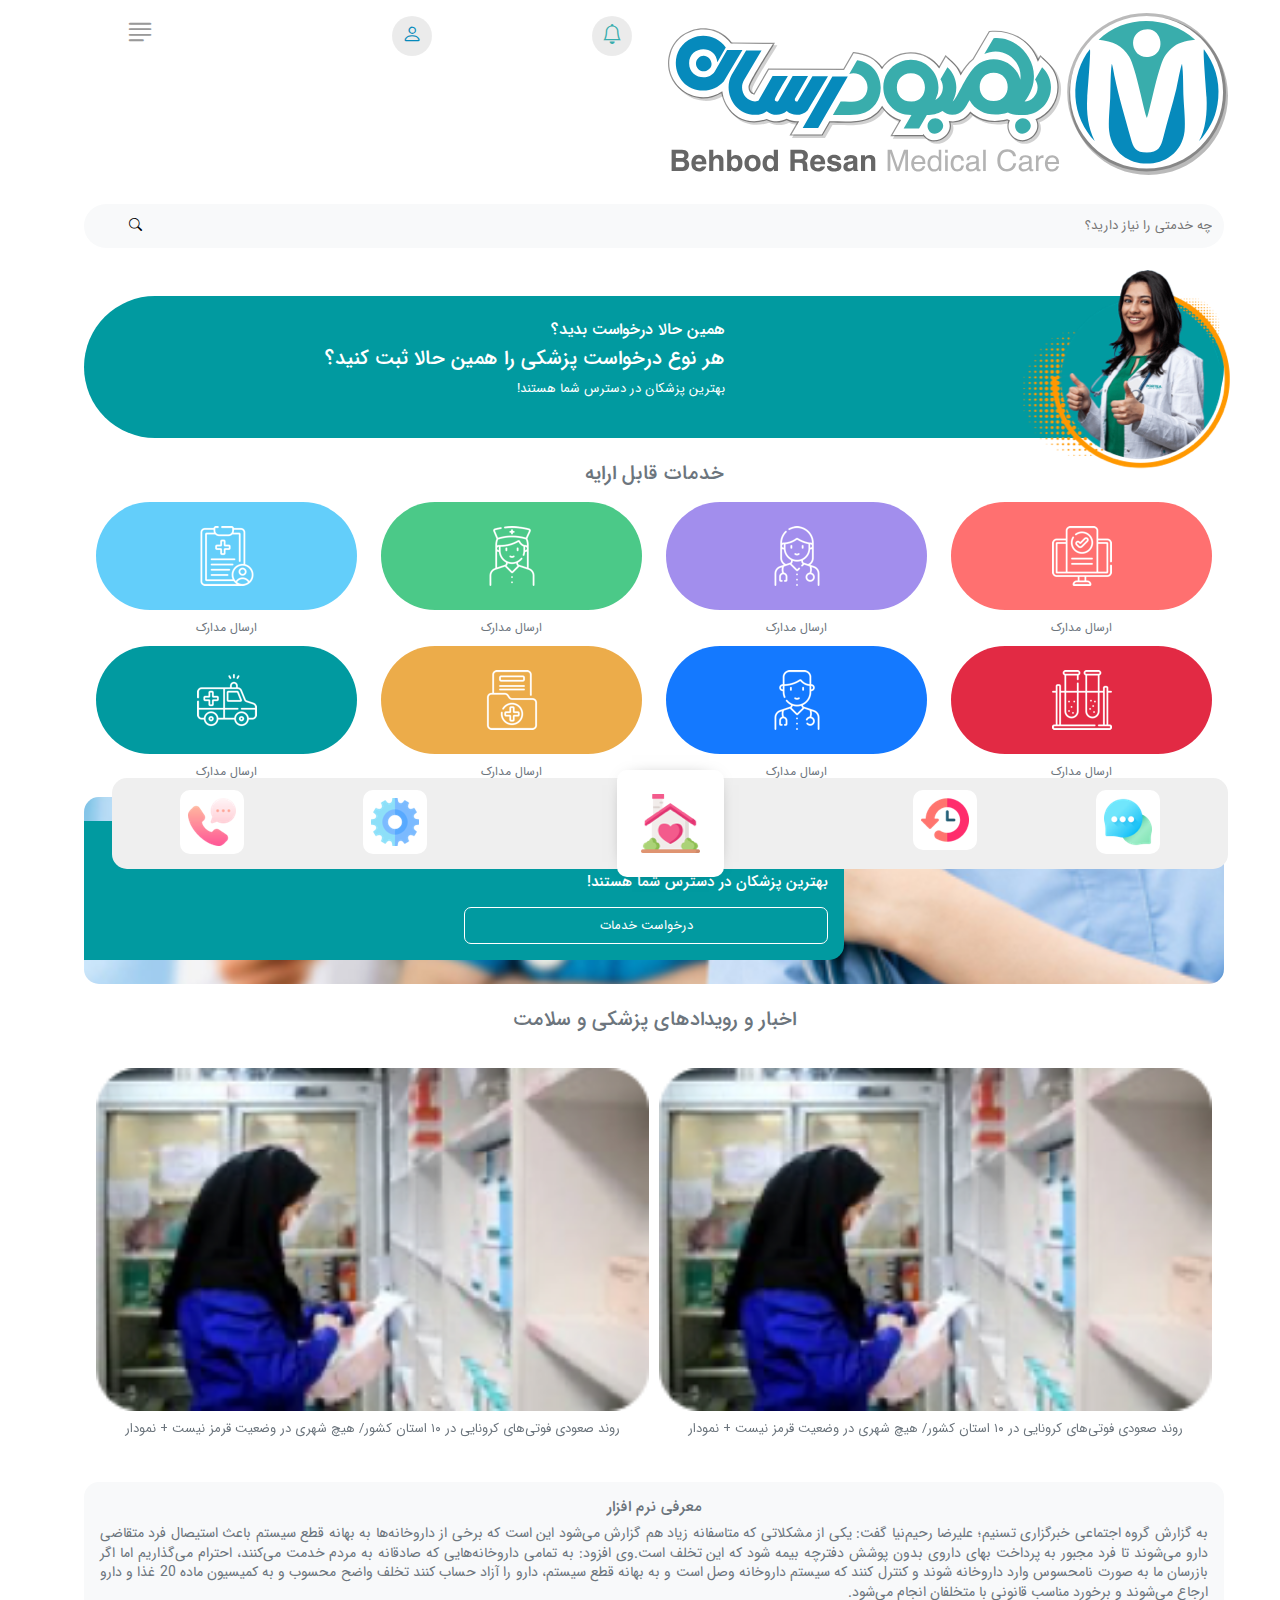
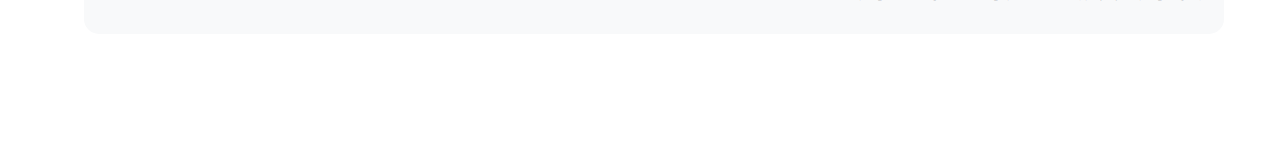
<file: index.html>
<!doctype html>
<html lang="ar" dir="rtl">
	<head>
		<meta charset="utf-8">
		<meta name="viewport" content="width=device-width, initial-scale=1">
		<meta name="description" content="">
		<meta name="author" content="Mark Otto, Jacob Thornton, and Bootstrap contributors">
		<meta name="viewport" content="width=device-width, initial-scale=1.0" />
		<meta property="og:locale" content="fa-ir" />
		<meta property="og:type" content="website" />
		<meta property="og:title" content="" />
		<meta property="og:description" content="" />
		<meta property="og:site_name" content="" />
		<meta property="og:image" content="images/logo.png" />
		<meta name="twitter:card" content="summary_large_image"/>
		<meta name="twitter:description" content=""/>
		<meta name="twitter:title" content=""/>
		<meta name="twitter:domain" content=""/>
		<meta name="twitter:image" content="images/logo.png"/>
		<meta name="apple-mobile-web-app-capable" content="yes">
		<link href="images/favicon.png" rel="icon">
		<link href="images/favicon.png" rel="icon" type="image/png" />
		<link href="images/favicon.png" rel="apple-touch-icon" />
		<link href="images/favicon.png" rel="apple-touch-icon" sizes="76x76" />
		<link href="images/favicon.png" rel="apple-touch-icon" sizes="120x120" />
		<link href="images/favicon.png" rel="apple-touch-icon" sizes="152x152" />
		<link href="images/favicon.png" rel="apple-touch-icon" sizes="180x180" />
		<link href="images/favicon.png" rel="icon" sizes="192x192" />
		<link href="images/favicon.png" rel="icon" sizes="128x128" />
		<link href="images/favicon.png" rel="shortcut icon" type="image/vnd.microsoft.icon" />
		<meta name="theme-color" content="#003669" />
		<link rel="manifest" href="manifest.json">
		<meta name="msapplication-TileColor" content="#003669">
		<meta charset="utf-8">
		<title>بهبود رسان</title>
		<!-- Bootstrap core CSS -->
		<link href="css/bootstrap.rtl.min.css" rel="stylesheet">
		<link href="css/carousel.rtl.css" rel="stylesheet">
		<link href="css/bootstrap-icons.css" rel="stylesheet">
		<link href="css/theme.rtl.css" rel="stylesheet">
		<link href="css/fontiran.css" rel="stylesheet">
		<link href="css/animate.min.css" rel="stylesheet">
		<link rel="stylesheet" href="component/owl/docs/assets/owlcarousel/assets/owl.carousel.min.css">
		<link rel="stylesheet" href="component/owl/docs/assets/owlcarousel/assets/owl.theme.default.min.css">
	</head>
	<body>
		<div class="boxed">
			<header>
				<nav class="navbar navbar-expand-md header-site">
					<div class="container-fluid m-0 p-0">
						<div class="row w-100 m-0 p-0">
							<div class="col-6">
								<a class="navbar-brand d-block text-center " href="">
									<img src="images/logo.svg" alt="" title=""/>
								</a>
							</div>
							<div class="col-2 p-2">
								<div class="dropdown">
								  <a class="dropdown-toggle" href="#" role="button" id="dropdownMenuLink" data-bs-toggle="dropdown" aria-expanded="false">
									<i class="bi bi-bell"></i>
								  </a>
								  <ul class="dropdown-menu" aria-labelledby="dropdownMenuLink">
									<li><a class="dropdown-item" href="#">درخواست شما تایید شد</a></li>
									<li><a class="dropdown-item" href="#">دکتر رضایی برای شما پیام داد</a></li>
									<li><a class="dropdown-item" href="#">پرداخت تایید شد.</a></li>
								  </ul>
								</div>								
							</div>
							<div class="col-2 p-2">
								<a class="user" href="#">
									<i class="bi bi-person"></i>
								</a>
							</div>
							<div class="col-2 p-2 berger">
								<a onclick="openNav()">
									<i class="bi bi-justify-left"></i>
								</a>
							</div>
						</div>
					</div>
				</nav>
			</header>
			<main class="mb-5">
				 <div id="mySidenav" class="sidenav bg-light shadow">
					<div class="row m-0 p-0 dark light mb-1">
						<div class="col-2 p-1">
							<img src="images/user.jpg" alt="" title="" class=" bg-white" />
						</div>
						<div class="col-8 p-1">
							<h6 class="p-0 pt-2 m-0 text-dark fsize-14">روح الله بلوردی</h6>
						</div>
						<div class="col-2 p-1 close  dark light">
							<a href="javascript:void(0)" onclick="closeNav()"><i class="bi bi-x"></i></a>
						</div>
					</div>
					<a class="row m-0 p-1 menu-item pt-0" href="index.html">
						<div class="col-2 p-0 dark light">
							<i class="bi bi-house dark light p-2"></i>
						</div>
						<div class="col-10 p-2 dark light">
							<span>داشبورد</span>
						</div>
					</a>
					<a class="row m-0 p-1 menu-item pt-0" href="index.html">
						<div class="col-2 p-0 dark light">
							<i class="bi bi-search dark light p-2"></i>
						</div>
						<div class="col-10 p-2 dark light">
							<span>جستجو</span>
						</div>
					</a>
					<a class="row m-0 p-1 menu-item pt-0" href="index.html">
						<div class="col-2 p-0 dark light">
							<i class="bi bi-send dark light p-2"></i>
						</div>
						<div class="col-10 p-2 dark light">
							<span>ارسال مدارک</span>
						</div>
					</a>
					<a class="row m-0 p-1 menu-item pt-0" href="index.html">
						<div class="col-2 p-0 dark light">
							<i class="bi bi-people dark light p-2"></i>
						</div>
						<div class="col-10 p-2 dark light">
							<span>ویزیت پزشک</span>
						</div>
					</a>
					<a class="row m-0 p-1 menu-item pt-0" href="index.html">
						<div class="col-2 p-0 dark light">
							<i class="bi bi-people dark light p-2"></i>
						</div>
						<div class="col-10 p-2 dark light">
							<span>پرستاری</span>
						</div>
					</a>
					<a class="row m-0 p-1 menu-item pt-0" href="index.html">
						<div class="col-2 p-0 dark light">
							<i class="bi bi-droplet dark light p-2"></i>
						</div>
						<div class="col-10 p-2 dark light">
							<span>آزمایش آنلاین</span>
						</div>
					</a>
					<a class="row m-0 p-1 menu-item pt-0" href="index.html">
						<div class="col-2 p-0 dark light">
							<i class="bi bi-truck dark light p-2"></i>
						</div>
						<div class="col-10 p-2 dark light">
							<span>آمبولانس</span>
						</div>
					</a>
					<a class="row m-0 p-1 menu-item pt-0" href="index.html">
						<div class="col-2 p-0 dark light">
							<i class="bi bi-house dark light p-2"></i>
						</div>
						<div class="col-10 p-2 dark light">
							<span>داشبورد</span>
						</div>
					</a>
					<a class="row m-0 p-1 menu-item pt-0" href="index.html">
						<div class="col-2 p-0 dark light">
							<i class="bi bi-search dark light p-2"></i>
						</div>
						<div class="col-10 p-2 dark light">
							<span>جستجو</span>
						</div>
					</a>
					<a class="row m-0 p-1 menu-item pt-0" href="index.html">
						<div class="col-2 p-0 dark light">
							<i class="bi bi-send dark light p-2"></i>
						</div>
						<div class="col-10 p-2 dark light">
							<span>ارسال مدارک</span>
						</div>
					</a>
					<a class="row m-0 p-1 menu-item pt-0" href="index.html">
						<div class="col-2 p-0 dark light">
							<i class="bi bi-people dark light p-2"></i>
						</div>
						<div class="col-10 p-2 dark light">
							<span>ویزیت پزشک</span>
						</div>
					</a>
					<a class="row m-0 p-1 menu-item pt-0" href="index.html">
						<div class="col-2 p-0 dark light">
							<i class="bi bi-people dark light p-2"></i>
						</div>
						<div class="col-10 p-2 dark light">
							<span>پرستاری</span>
						</div>
					</a>
					<a class="row m-0 p-1 menu-item pt-0" href="index.html">
						<div class="col-2 p-0 dark light">
							<i class="bi bi-droplet dark light p-2"></i>
						</div>
						<div class="col-10 p-2 dark light">
							<span>آزمایش آنلاین</span>
						</div>
					</a>
					<a class="row m-0 p-1 menu-item pt-0" href="index.html">
						<div class="col-2 p-0 dark light">
							<i class="bi bi-truck dark light p-2"></i>
						</div>
						<div class="col-10 p-2 dark light">
							<span>آمبولانس</span>
						</div>
					</a>
				</div>
				<div id="main" class="p-3 mb-3 position-relative w-100">
					<section class="container m-0 mb-5 p-0">
						<form class="m-0 row bg-light rounded-100 p-1" action="" method="post">
							<input name="search" type="search" placeholder="چه خدمتی را نیاز دارید؟" class="border-none p-2 col-11 bg-none"/>
							<button class="border-none p-0 col-1 bg-none"><i class="bi bi-search"></i></button>
						</form>
					</section>
					<section class="container m-0 mb-2 p-0">
						<div class="row m-0 green dark rounded-100 position-relative">
							<div class="col-5 p-0">
								<img src="images/hero.png" alt="" title="" class="hero p-2"/>
							</div>
							<div class="col-7 p-4 text-white">
								<h6>همین حالا درخواست بدید؟</h6>
								<h5>هر نوع درخواست پزشکی را همین حالا ثبت کنید؟</h5>
								<p>بهترین پزشکان در دسترس شما هستند!</p>
							</div>
						</div>
					</section>
					<section class="container m-0 mb-2 p-0">
						<h3 class="text-secondary fsize-20 text-center p-3 m-0">خدمات قابل ارایه</h3>
						<div class="row m-0 p-0">
							<a class="col-3 icon mb-2  text-center" href="#">
								<div class="p-4 bg-color-1 rounded-100 mb-2">
									<img src="images/1.png" class=""/>
								</div>
								<span class="text-secondary fsize-12">ارسال مدارک</span>
							</a>
							<a class="col-3 icon mb-2  text-center" href="#">
								<div class="p-4 bg-color-2 rounded-100 mb-2">
									<img src="images/2.png" class=""/>
								</div>
								<span class="text-secondary fsize-12">ارسال مدارک</span>
							</a>
							<a class="col-3 icon mb-2  text-center" href="#">
								<div class="p-4 bg-color-3 rounded-100 mb-2">
									<img src="images/3.png" class=""/>
								</div>
								<span class="text-secondary fsize-12">ارسال مدارک</span>
							</a>
							<a class="col-3 icon mb-2  text-center" href="#">
								<div class="p-4 bg-color-4 rounded-100 mb-2">
									<img src="images/4.png" class=""/>
								</div>
								<span class="text-secondary fsize-12">ارسال مدارک</span>
							</a>
							<a class="col-3 icon mb-2  text-center" href="#">
								<div class="p-4 bg-color-5 rounded-100 mb-2">
									<img src="images/5.png" class=""/>
								</div>
								<span class="text-secondary fsize-12">ارسال مدارک</span>
							</a>
							<a class="col-3 icon mb-2  text-center" href="#">
								<div class="p-4 bg-color-6 rounded-100 mb-2">
									<img src="images/6.png" class=""/>
								</div>
								<span class="text-secondary fsize-12">ارسال مدارک</span>
							</a>
							<a class="col-3 icon mb-2  text-center" href="#">
								<div class="p-4 bg-color-7 rounded-100 mb-2">
									<img src="images/7.png" class=""/>
								</div>
								<span class="text-secondary fsize-12">ارسال مدارک</span>
							</a>
							<a class="col-3 icon mb-2  text-center" href="#">
								<div class="p-4 bg-color-8 rounded-100 mb-2">
									<img src="images/8.png" class=""/>
								</div>
								<span class="text-secondary fsize-12">ارسال مدارک</span>
							</a>
						</div>
					</section>
					<section class="container m-0 mb-2 p-0">
						<div class="row m-0 p-0 service rounded-4">
							<div class="col-4 p-0">
							</div>
							<div class="col-8 p-0">
								<div class="green dark p-3 mt-4 mb-4 text-white rounded-4 rounded-top-left-none rounded-bottom-left-none">
									<p>همین حالا درخواست بدید؟</p>
									<h3 class="fsize-15">بهترین پزشکان در دسترس شما هستند!</h3>
									<a class="p-2 border-white border mt-3 d-block text-white rounded-2 text-center w-50">درخواست خدمات</a>
								</div>
							</div>
						</div>
					</section>
					<section class="container m-0 mb-2 p-0">
						<h3 class="text-secondary fsize-20 text-center p-3 m-0">اخبار و رویدادهای پزشکی و سلامت</h3>
						<div class="row m-0 p-0">
						  <div class="owl-carousel owl-theme">
							<div class="item position-relative">
								<a href="" class="p-2 news-item text-center text-secondary">
									<img src="images/news.png" class="rounded-4 mb-2"/>
									<p> روند صعودی فوتی‌های کرونایی در ۱۰ استان کشور/ هیچ شهری در وضعیت قرمز نیست + نمودار </p>
								</a>
							</div>
						  </div>
						</div>
					</section>
					<section class="container m-0 mb-5 p-0">
						<div class="row m-0 p-0">
							<div class="col-12 p-3 rounded-4 bg-light">
								<h3 class="fsize-15 text-center text-secondary">معرفی نرم افزار</h3>
								<p class="text-justify text-secondary fsize-14">
								به گزارش گروه اجتماعی خبرگزاری تسنیم؛ علیرضا رحیم‌نیا گفت: یکی از مشکلاتی که متاسفانه زیاد هم گزارش می‌شود این است که برخی از داروخانه‌ها به بهانه قطع سیستم باعث استیصال فرد متقاضی دارو می‌شوند تا فرد مجبور به پرداخت بهای داروی بدون پوشش دفترچه بیمه شود که این تخلف است.وی افزود: به تمامی داروخانه‌هایی که صادقانه به مردم خدمت می‌کنند، احترام می‌گذاریم اما اگر بازرسان ما به صورت نامحسوس وارد داروخانه شوند و کنترل کنند که سیستم داروخانه وصل است و به بهانه قطع سیستم، دارو را آزاد حساب کنند تخلف واضح محسوب و به کمیسیون ماده 20 غذا و دارو ارجاع می‌شوند و برخورد مناسب قانونی با متخلفان انجام می‌شود.
								</p>
							</div>
						</div>
					</section>
				</div> 
			</main>
			<footer class="container footer-sticky">
				<div class="row m-0 rounded-4 p-2 mb-3 footer text-center rounded-3">
					<div class="col-2 p-1">
						<a href="">
							<img src="images/b1.png" class="rounded-3 bg-white d-block p-2 m-auto" />
						</a>
					</div>
					<div class="col-2 p-1">
						<a href="">
							<img src="images/b2.png" class="rounded-3 bg-white d-block p-2 m-auto" />
						</a>
					</div>
					<div class="col-4 p-1">
						<a href="" class="active">
							<img src="images/b5.png" class="rounded-3 bg-white d-block p-4 m-auto" />
						</a>
					</div>
					<div class="col-2 p-1">
						<a href="">
							<img src="images/b3.png" class="rounded-3 bg-white d-block p-2 m-auto" />
						</a>
					</div>
					<div class="col-2 p-1">
						<a href="">
							<img src="images/b4.png" class="rounded-3 bg-white d-block p-2 m-auto" />
						</a>
					</div>
				</div>
			</footer>
		</div>
		<script src="component/owl/docs/assets/vendors/jquery.min.js"></script>
		<script src="component/owl/docs/assets/owlcarousel/owl.carousel.js"></script>
		<script src="js/theme.min.js"></script>
		<script src="js/bootstrap.bundle.min.js"></script>
	</body>
</html>
</file>
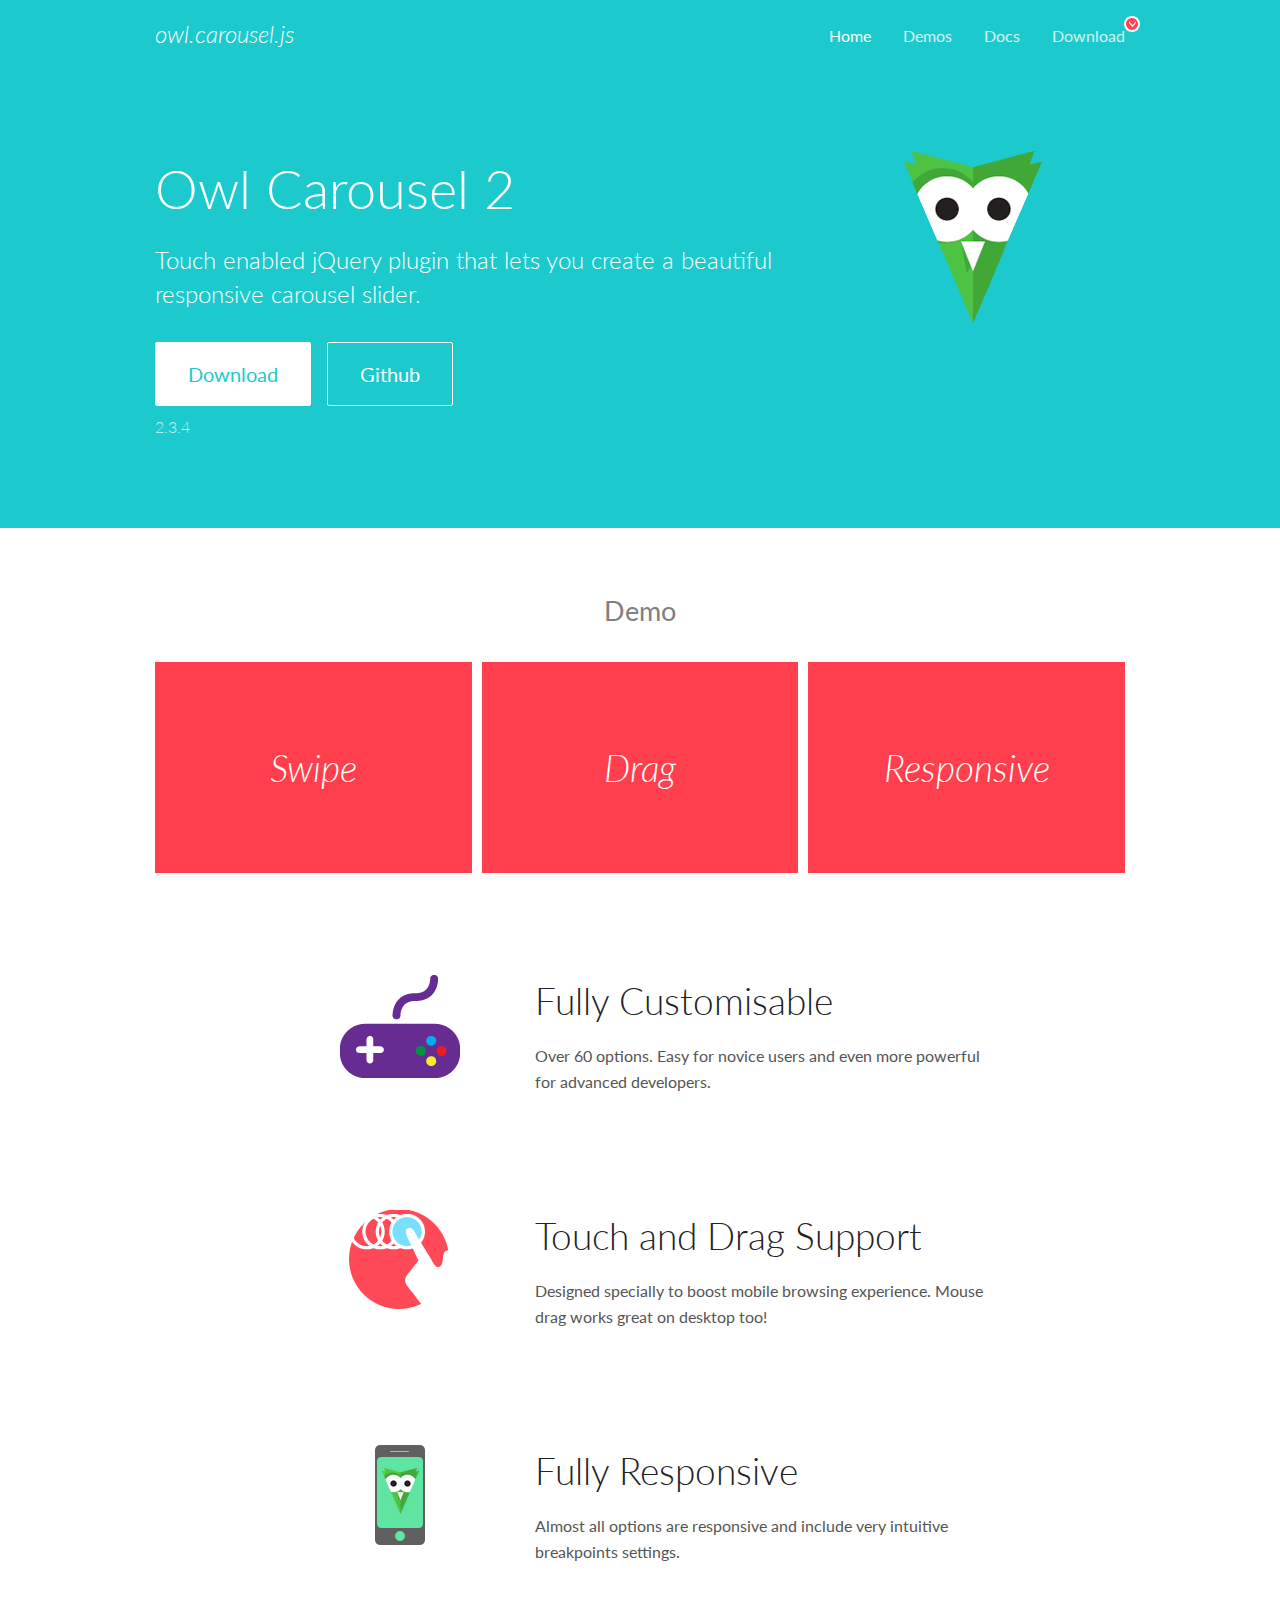
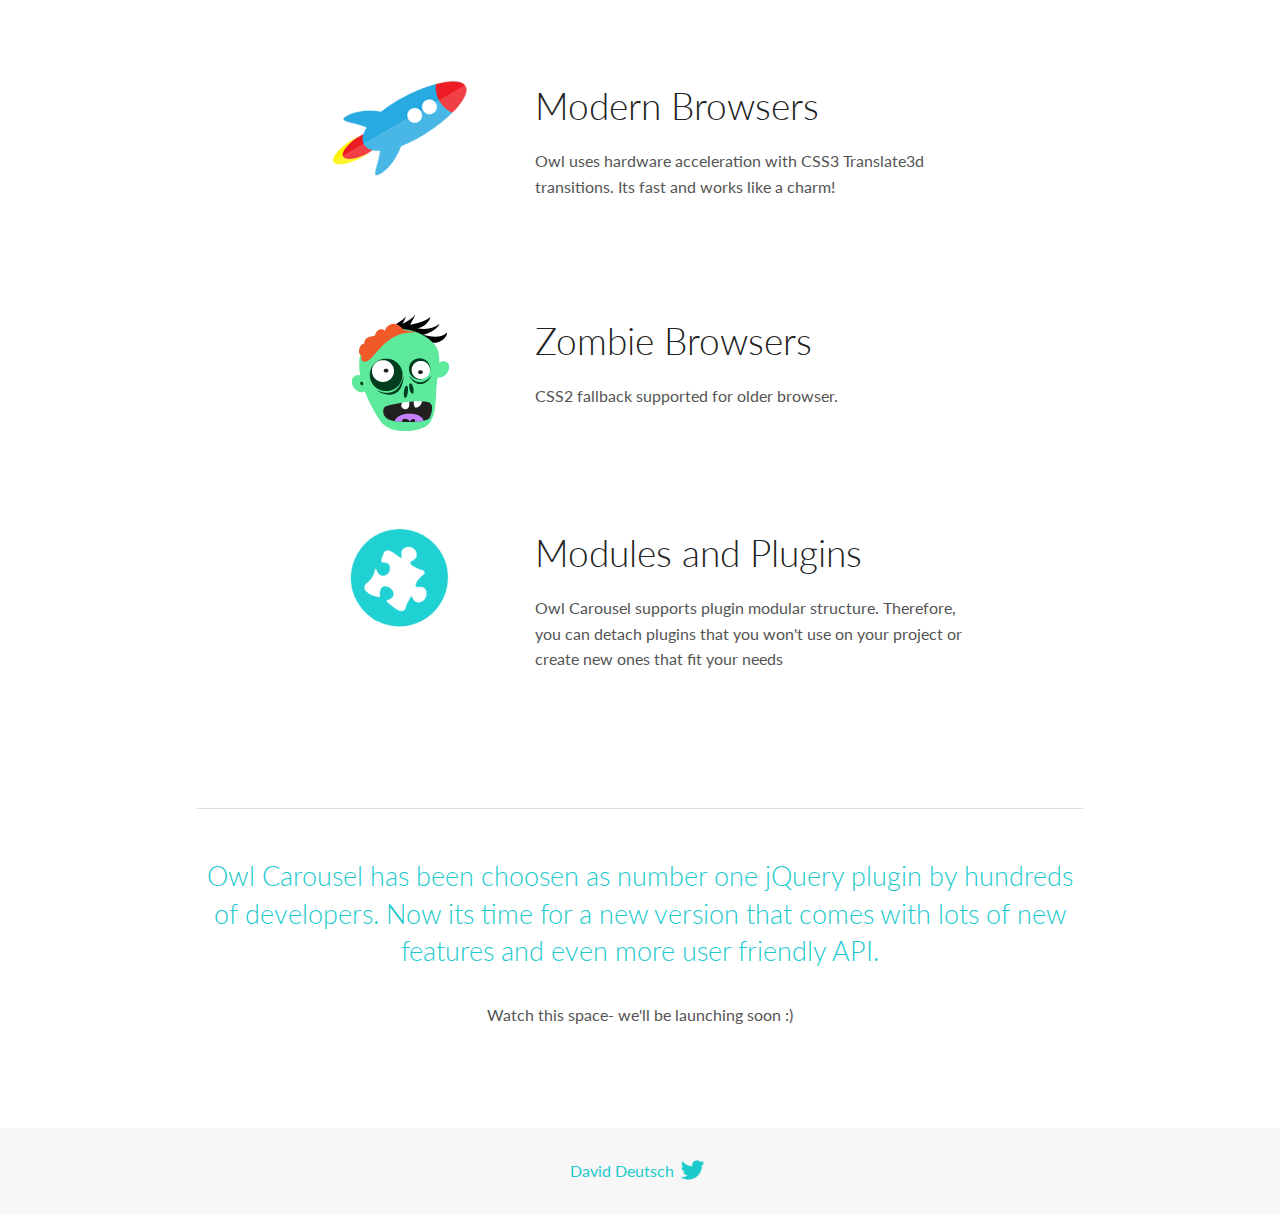
<file: component/owl/docs/index.html>
<!DOCTYPE html>
<html lang="en">
  <head>

    <!-- head -->
    <meta charset="utf-8">
    <meta name="msapplication-tap-highlight" content="no" />
    <meta name="viewport" content="width=device-width, initial-scale=1.0" />
    <meta name="description" content="Touch enabled jQuery plugin that lets you create beautiful responsive carousel slider.">
    <meta name="author" content="David Deutsch">
    <title>
      Home | Owl Carousel | 2.3.4
    </title>

    <!-- Stylesheets -->
    <link href='https://fonts.googleapis.com/css?family=Lato:300,400,700,400italic,300italic' rel='stylesheet' type='text/css'>
    <link rel="stylesheet" href="assets/css/docs.theme.min.css">

    <!-- Owl Stylesheets -->
    <link rel="stylesheet" href="assets/owlcarousel/assets/owl.carousel.min.css">
    <link rel="stylesheet" href="assets/owlcarousel/assets/owl.theme.default.min.css">

    <!-- HTML5 shim and Respond.js IE8 support of HTML5 elements and media queries -->

    <!--[if lt IE 9]>
      <script src="https://oss.maxcdn.com/libs/html5shiv/3.7.0/html5shiv.js"></script>
      <script src="https://oss.maxcdn.com/libs/respond.js/1.3.0/respond.min.js"></script>
    <![endif]-->

    <!-- Favicons -->
    <link rel="apple-touch-icon-precomposed" sizes="144x144" href="assets/ico/apple-touch-icon-144-precomposed.png">
    <link rel="shortcut icon" href="assets/ico/favicon.png">
    <link rel="shortcut icon" href="favicon.ico">

    <!-- Yeah i know js should not be in header. Its required for demos.-->

    <!-- javascript -->
    <script src="assets/vendors/jquery.min.js"></script>
    <script src="assets/owlcarousel/owl.carousel.js"></script>
  </head>
  <body>

    <!-- header -->
    <header class="header">
      <div class="row">
        <div class="large-12 columns">
          <div class="brand left">
            <h3>
              <a href="/OwlCarousel2/">owl.carousel.js</a> 
            </h3>
          </div>
          <a id="toggle-nav" class="right">
            <span></span> <span></span> <span></span> 
          </a> 
          <div class="nav-bar">
            <ul class="clearfix">
              <li class="active">
                <a href="/OwlCarousel2/index.html">Home</a> 
              </li>
              <li> <a href="/OwlCarousel2/demos/demos.html">Demos</a>  </li>
              <li> <a href="/OwlCarousel2/docs/started-welcome.html">Docs</a>  </li>
              <li>
                <a href="https://github.com/OwlCarousel2/OwlCarousel2/archive/2.3.4.zip">Download</a> 
                <span class="download"></span> 
              </li>
            </ul>
          </div>
        </div>
      </div>
    </header>

    <!-- home panel -->
    <section id="hero">
      <div class="row">
        <div class="large-8 medium-8 columns">
          <h1>Owl Carousel 2</h1>
          <h4>Touch enabled jQuery plugin that lets you create a beautiful responsive carousel slider.</h4>
          <a href="https://github.com/OwlCarousel2/OwlCarousel2/archive/2.3.4.zip" class="hero-button">Download</a> 
          <a href="https://github.com/OwlCarousel2/OwlCarousel2" class="hero-button outline">Github</a> 
          <p>2.3.4</p>
        </div>
        <div class="large-4 medium-4 columns">
          <img class="owl-logo" src="assets/img/owl-logo.png" alt="mr. Owl">
        </div>
      </div>
    </section>

    <!-- body -->
    <div class="home-demo">
      <div class="row">
        <div class="large-12 columns">
          <h3>Demo</h3>
          <div class="owl-carousel">
            <div class="item">
              <h2>Swipe</h2>
            </div>
            <div class="item">
              <h2>Drag</h2>
            </div>
            <div class="item">
              <h2>Responsive</h2>
            </div>
            <div class="item">
              <h2>CSS3</h2>
            </div>
            <div class="item">
              <h2>Fast</h2>
            </div>
            <div class="item">
              <h2>Easy</h2>
            </div>
            <div class="item">
              <h2>Free</h2>
            </div>
            <div class="item">
              <h2>Upgradable</h2>
            </div>
            <div class="item">
              <h2>Tons of options</h2>
            </div>
            <div class="item">
              <h2>Infinity</h2>
            </div>
            <div class="item">
              <h2>Auto Width</h2>
            </div>
          </div>
        </div>
      </div>
    </div>
    <script>
      var owl = $('.owl-carousel');
      owl.owlCarousel({
        margin: 10,
        loop: true,
        responsive: {
          0: {
            items: 1
          },
          600: {
            items: 2
          },
          1000: {
            items: 3
          }
        }
      })
    </script>

    <!-- features -->
    <div id="features">
      <div class="row">
        <div class="small-12 medium-9 small-centered columns">
          <section class="row feature">
            <div class="medium-4 small-12 columns">
              <img src="assets/img/feature-options.png" alt="">
            </div>
            <div class="medium-8 small-12 columns">
              <h2>Fully Customisable</h2>
              <p>Over 60 options. Easy for novice users and even more powerful for advanced developers.</p>
            </div>
          </section>
          <section class="row feature">
            <div class="medium-4 small-12 columns">
              <img src="assets/img/feature-drag.png" alt="">
            </div>
            <div class="medium-8 small-12 columns">
              <h2>Touch and Drag Support</h2>
              <p>Designed specially to boost mobile browsing experience. Mouse drag works great on desktop too!</p>
            </div>
          </section>
          <section class="row feature">
            <div class="medium-4 small-12 columns">
              <img src="assets/img/feature-responsive.png" alt="">
            </div>
            <div class="medium-8 small-12 columns">
              <h2>Fully Responsive</h2>
              <p>Almost all options are responsive and include very intuitive breakpoints settings.</p>
            </div>
          </section>
          <section class="row feature">
            <div class="medium-4 small-12 columns">
              <img src="assets/img/feature-modern.png" alt="">
            </div>
            <div class="medium-8 small-12 columns">
              <h2>Modern Browsers</h2>
              <p>Owl uses hardware acceleration with CSS3 Translate3d transitions. Its fast and works like a charm! </p>
            </div>
          </section>
          <section class="row feature">
            <div class="medium-4 small-12 columns">
              <img src="assets/img/feature-zombie.png" alt="">
            </div>
            <div class="medium-8 small-12 columns">
              <h2>Zombie Browsers</h2>
              <p>CSS2 fallback supported for older browser.</p>
            </div>
          </section>
          <section class="row feature">
            <div class="medium-4 small-12 columns">
              <img src="assets/img/feature-module.png" alt="">
            </div>
            <div class="medium-8 small-12 columns">
              <h2>Modules and Plugins</h2>
              <p>Owl Carousel supports plugin modular structure. Therefore, you can detach plugins that you won&#x27;t use on your project or create new ones that fit your needs</p>
            </div>
          </section>
        </div>
      </div>
    </div>

    <!-- footer -->
    <section id="teaser-text">
      <div class="row">
        <div class="small-12 medium-11 small-centered columns">
          <hr>
          <h3 id="owl-carousel-has-been-choosen-as-number-one-jquery-plugin-by-hundreds-of-developers-now-its-time-for-a-new-version-that-comes-with-lots-of-new-features-and-even-more-user-friendly-api-">Owl Carousel has been choosen as number one jQuery plugin by hundreds of developers. Now its time for a new version that comes with lots of new features and even more user friendly API.</h3>
          <p>Watch this space- we&#39;ll be launching soon :)</p>
        </div>
      </div>
    </section>

    <!-- footer -->
    <footer class="footer">
      <div class="row">
        <div class="large-12 columns">
          <h5>
            <a href="/OwlCarousel2/docs/support-contact.html">David Deutsch</a> 
            <a id="custom-tweet-button" href="https://twitter.com/share?url=https://github.com/OwlCarousel2/OwlCarousel2&text=Owl Carousel - This is so awesome! " target="_blank"></a> 
          </h5>
        </div>
      </div>
    </footer>

    <!-- vendors -->
    <script src="assets/vendors/highlight.js"></script>
    <script src="assets/js/app.js"></script>
  </body>
</html>
</file>
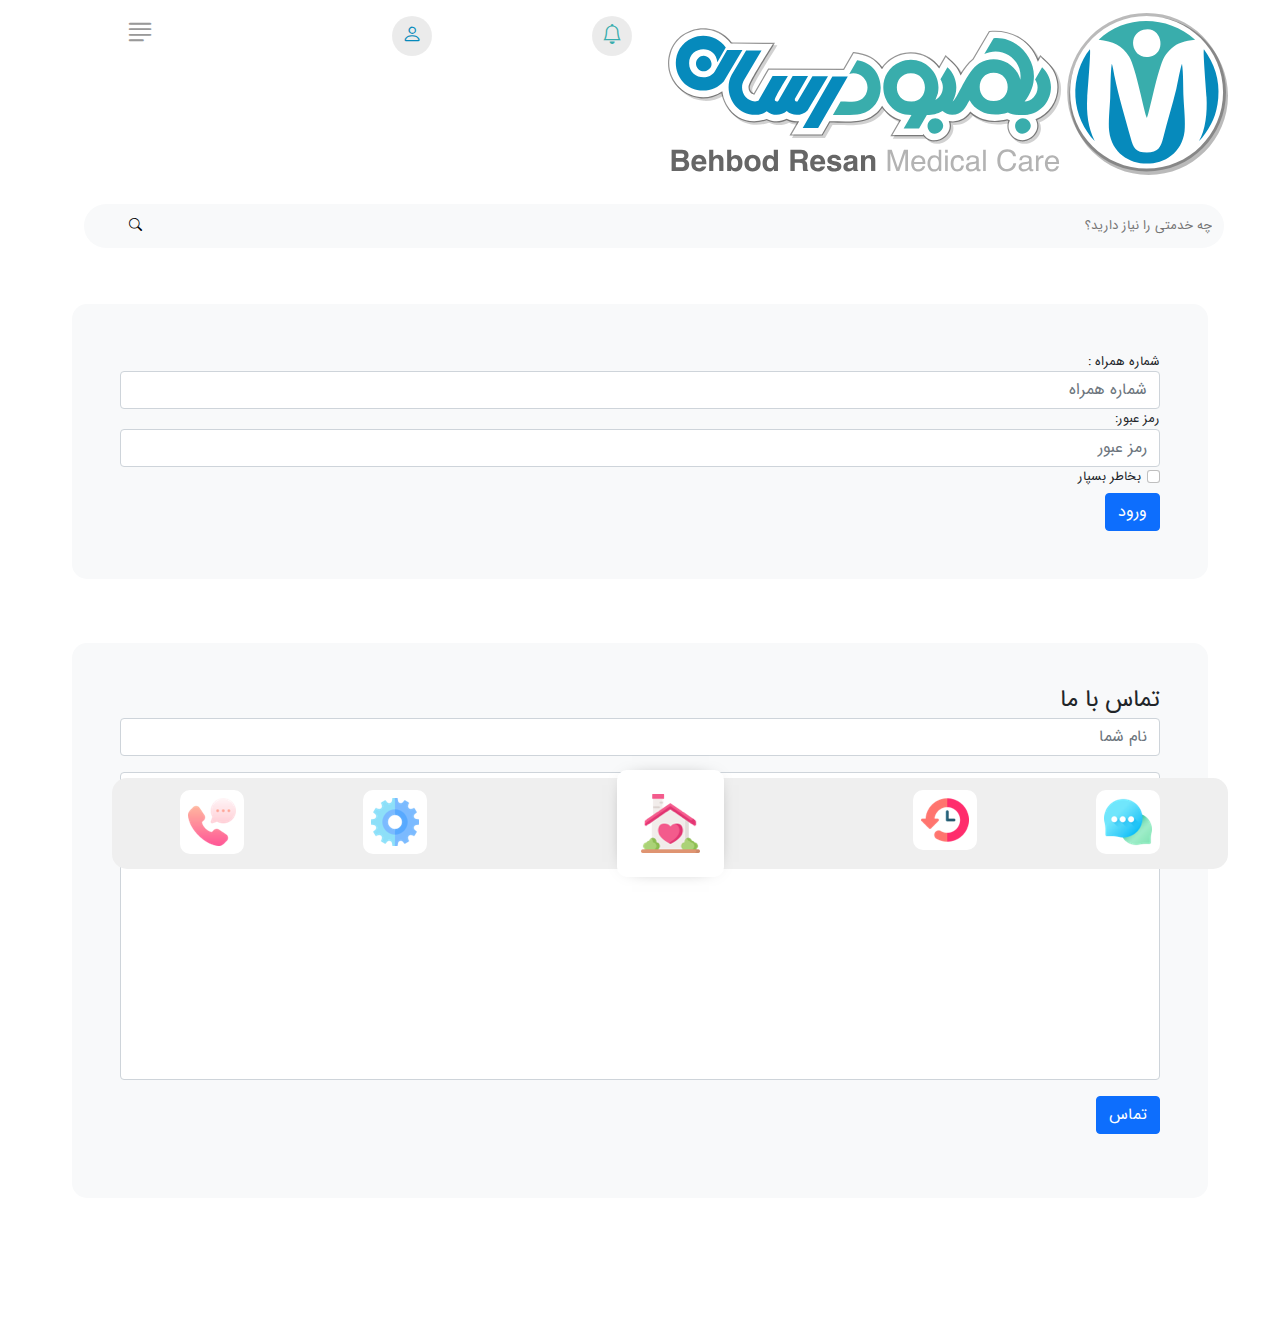
<file: form.html>
<!doctype html>
<html lang="ar" dir="rtl">
	<head>
		<meta charset="utf-8">
		<meta name="viewport" content="width=device-width, initial-scale=1">
		<meta name="description" content="">
		<meta name="author" content="Mark Otto, Jacob Thornton, and Bootstrap contributors">
		<meta name="viewport" content="width=device-width, initial-scale=1.0" />
		<meta property="og:locale" content="fa-ir" />
		<meta property="og:type" content="website" />
		<meta property="og:title" content="" />
		<meta property="og:description" content="" />
		<meta property="og:site_name" content="" />
		<meta property="og:image" content="images/logo.png" />
		<meta name="twitter:card" content="summary_large_image"/>
		<meta name="twitter:description" content=""/>
		<meta name="twitter:title" content=""/>
		<meta name="twitter:domain" content=""/>
		<meta name="twitter:image" content="images/logo.png"/>
		<meta name="apple-mobile-web-app-capable" content="yes">
		<link href="images/favicon.png" rel="icon">
		<link href="images/favicon.png" rel="icon" type="image/png" />
		<link href="images/favicon.png" rel="apple-touch-icon" />
		<link href="images/favicon.png" rel="apple-touch-icon" sizes="76x76" />
		<link href="images/favicon.png" rel="apple-touch-icon" sizes="120x120" />
		<link href="images/favicon.png" rel="apple-touch-icon" sizes="152x152" />
		<link href="images/favicon.png" rel="apple-touch-icon" sizes="180x180" />
		<link href="images/favicon.png" rel="icon" sizes="192x192" />
		<link href="images/favicon.png" rel="icon" sizes="128x128" />
		<link href="images/favicon.png" rel="shortcut icon" type="image/vnd.microsoft.icon" />
		<meta name="theme-color" content="#003669" />
		<link rel="manifest" href="manifest.json">
		<meta name="msapplication-TileColor" content="#003669">
		<meta charset="utf-8">
		<title>بهبود رسان</title>
		<!-- Bootstrap core CSS -->
		<link href="css/bootstrap.rtl.min.css" rel="stylesheet">
		<link href="css/carousel.rtl.css" rel="stylesheet">
		<link href="css/bootstrap-icons.css" rel="stylesheet">
		<link href="css/theme.rtl.css" rel="stylesheet">
		<link href="css/fontiran.css" rel="stylesheet">
		<link href="css/animate.min.css" rel="stylesheet">
		<link rel="stylesheet" href="component/owl/docs/assets/owlcarousel/assets/owl.carousel.min.css">
		<link rel="stylesheet" href="component/owl/docs/assets/owlcarousel/assets/owl.theme.default.min.css">
	</head>
	<body>
		<div class="boxed">
			<header>
				<nav class="navbar navbar-expand-md header-site">
					<div class="container-fluid m-0 p-0">
						<div class="row w-100 m-0 p-0">
							<div class="col-6">
								<a class="navbar-brand d-block text-center " href="">
								<img src="images/logo.svg" alt="" title=""/>
								</a>
							</div>
							<div class="col-2 p-2">
								<div class="dropdown">
									<a class="dropdown-toggle" href="#" role="button" id="dropdownMenuLink" data-bs-toggle="dropdown" aria-expanded="false">
									<i class="bi bi-bell"></i>
									</a>
									<ul class="dropdown-menu" aria-labelledby="dropdownMenuLink">
										<li><a class="dropdown-item" href="#">درخواست شما تایید شد</a></li>
										<li><a class="dropdown-item" href="#">دکتر رضایی برای شما پیام داد</a></li>
										<li><a class="dropdown-item" href="#">پرداخت تایید شد.</a></li>
									</ul>
								</div>
							</div>
							<div class="col-2 p-2">
								<a class="user" href="#">
								<i class="bi bi-person"></i>
								</a>
							</div>
							<div class="col-2 p-2 berger">
								<a onclick="openNav()">
								<i class="bi bi-justify-left"></i>
								</a>
							</div>
						</div>
					</div>
				</nav>
			</header>
			<main class="mb-5">
				<div id="mySidenav" class="sidenav bg-light shadow">
					<div class="row m-0 p-0 dark light mb-1">
						<div class="col-2 p-1">
							<img src="images/user.jpg" alt="" title="" class=" bg-white" />
						</div>
						<div class="col-8 p-1">
							<h6 class="p-0 pt-2 m-0 text-dark fsize-14">روح الله بلوردی</h6>
						</div>
						<div class="col-2 p-1 close  dark light">
							<a href="javascript:void(0)" onclick="closeNav()"><i class="bi bi-x"></i></a>
						</div>
					</div>
					<a class="row m-0 p-1 menu-item pt-0" href="index.html">
						<div class="col-2 p-0 dark light">
							<i class="bi bi-house dark light p-2"></i>
						</div>
						<div class="col-10 p-2 dark light">
							<span>داشبورد</span>
						</div>
					</a>
					<a class="row m-0 p-1 menu-item pt-0" href="index.html">
						<div class="col-2 p-0 dark light">
							<i class="bi bi-search dark light p-2"></i>
						</div>
						<div class="col-10 p-2 dark light">
							<span>جستجو</span>
						</div>
					</a>
					<a class="row m-0 p-1 menu-item pt-0" href="index.html">
						<div class="col-2 p-0 dark light">
							<i class="bi bi-send dark light p-2"></i>
						</div>
						<div class="col-10 p-2 dark light">
							<span>ارسال مدارک</span>
						</div>
					</a>
					<a class="row m-0 p-1 menu-item pt-0" href="index.html">
						<div class="col-2 p-0 dark light">
							<i class="bi bi-people dark light p-2"></i>
						</div>
						<div class="col-10 p-2 dark light">
							<span>ویزیت پزشک</span>
						</div>
					</a>
					<a class="row m-0 p-1 menu-item pt-0" href="index.html">
						<div class="col-2 p-0 dark light">
							<i class="bi bi-people dark light p-2"></i>
						</div>
						<div class="col-10 p-2 dark light">
							<span>پرستاری</span>
						</div>
					</a>
					<a class="row m-0 p-1 menu-item pt-0" href="index.html">
						<div class="col-2 p-0 dark light">
							<i class="bi bi-droplet dark light p-2"></i>
						</div>
						<div class="col-10 p-2 dark light">
							<span>آزمایش آنلاین</span>
						</div>
					</a>
					<a class="row m-0 p-1 menu-item pt-0" href="index.html">
						<div class="col-2 p-0 dark light">
							<i class="bi bi-truck dark light p-2"></i>
						</div>
						<div class="col-10 p-2 dark light">
							<span>آمبولانس</span>
						</div>
					</a>
					<a class="row m-0 p-1 menu-item pt-0" href="index.html">
						<div class="col-2 p-0 dark light">
							<i class="bi bi-house dark light p-2"></i>
						</div>
						<div class="col-10 p-2 dark light">
							<span>داشبورد</span>
						</div>
					</a>
					<a class="row m-0 p-1 menu-item pt-0" href="index.html">
						<div class="col-2 p-0 dark light">
							<i class="bi bi-search dark light p-2"></i>
						</div>
						<div class="col-10 p-2 dark light">
							<span>جستجو</span>
						</div>
					</a>
					<a class="row m-0 p-1 menu-item pt-0" href="index.html">
						<div class="col-2 p-0 dark light">
							<i class="bi bi-send dark light p-2"></i>
						</div>
						<div class="col-10 p-2 dark light">
							<span>ارسال مدارک</span>
						</div>
					</a>
					<a class="row m-0 p-1 menu-item pt-0" href="index.html">
						<div class="col-2 p-0 dark light">
							<i class="bi bi-people dark light p-2"></i>
						</div>
						<div class="col-10 p-2 dark light">
							<span>ویزیت پزشک</span>
						</div>
					</a>
					<a class="row m-0 p-1 menu-item pt-0" href="index.html">
						<div class="col-2 p-0 dark light">
							<i class="bi bi-people dark light p-2"></i>
						</div>
						<div class="col-10 p-2 dark light">
							<span>پرستاری</span>
						</div>
					</a>
					<a class="row m-0 p-1 menu-item pt-0" href="index.html">
						<div class="col-2 p-0 dark light">
							<i class="bi bi-droplet dark light p-2"></i>
						</div>
						<div class="col-10 p-2 dark light">
							<span>آزمایش آنلاین</span>
						</div>
					</a>
					<a class="row m-0 p-1 menu-item pt-0" href="index.html">
						<div class="col-2 p-0 dark light">
							<i class="bi bi-truck dark light p-2"></i>
						</div>
						<div class="col-10 p-2 dark light">
							<span>آمبولانس</span>
						</div>
					</a>
				</div>
				<div id="main" class="p-3 mb-3 position-relative w-100">
					<section class="container m-0 mb-5 p-0">
						<form class="m-0 row bg-light rounded-100 p-1" action="" method="post">
							<input name="search" type="search" placeholder="چه خدمتی را نیاز دارید؟" class="border-none p-2 col-11 bg-none"/>
							<button class="border-none p-0 col-1 bg-none"><i class="bi bi-search"></i></button>
						</form>
					</section>
					<section class=" m-2 mb-5 p-2">
						<div class="row m-0 p-0">
							<div class="col-12 p-5 rounded-4 bg-light">
								<form action="/action_page.php">
									<div class="form-group">
										<label for="email">شماره همراه :</label>
										<input type="phone" class="form-control" id="email" placeholder="شماره همراه" name="email">
									</div>
									<div class="form-group">
										<label for="pwd">رمز عبور:</label>
										<input type="password" class="form-control" id="pwd" placeholder="رمز عبور" name="pswd">
									</div>
									<div class="form-group form-check">
										<label class="form-check-label">
										<input class="form-check-input" type="checkbox" name="remember"> بخاطر بسپار
										</label>
									</div>
									<button type="submit" class="btn btn-primary">ورود</button>
								</form>
							</div>
						</div>
					</section>
					<section class=" m-2 mb-5 p-2">
						<div class="row m-0 p-0">
							<div class="col-12 p-5 rounded-4 bg-light">
								<form name="sentMessage" class="well" id="contactForm"  novalidate>
									<legend>تماس با ما</legend>
									<div class="control-group">
										<div class="controls">
											<input type="text" class="form-control" 
												placeholder="نام شما" id="name" required
												data-validation-required-message="نام شما" />
											<p class="help-block"></p>
										</div>
									</div>
									<div class="control-group mb-3">
										<div class="controls">
											<input type="email" class="form-control" placeholder="ایمیل" 
												id="email" required
												data-validation-required-message="Please enter your email" />
										</div>
									</div>
									<div class="control-group mb-3">
										<div class="controls">
											<textarea rows="10" cols="100" class="form-control" 
												placeholder="Message" id="message" required
												data-validation-required-message="پیام شما" minlength="5" 
												data-validation-minlength-message="Min 5 characters" 
												maxlength="999" style="resize:none"></textarea>
										</div>
									</div>
									<div id="success"> </div>
									<!-- For success/fail messages -->
									<button type="submit" class="btn btn-primary pull-right mb-3">تماس</button>
								</form>
							</div>
						</div>
					</section>
				</div>
			</main>
			<footer class="container footer-sticky">
				<div class="row m-0 rounded-4 p-2 mb-3 footer text-center rounded-3">
					<div class="col-2 p-1">
						<a href="">
						<img src="images/b1.png" class="rounded-3 bg-white d-block p-2 m-auto" />
						</a>
					</div>
					<div class="col-2 p-1">
						<a href="">
						<img src="images/b2.png" class="rounded-3 bg-white d-block p-2 m-auto" />
						</a>
					</div>
					<div class="col-4 p-1">
						<a href="" class="active">
						<img src="images/b5.png" class="rounded-3 bg-white d-block p-4 m-auto" />
						</a>
					</div>
					<div class="col-2 p-1">
						<a href="">
						<img src="images/b3.png" class="rounded-3 bg-white d-block p-2 m-auto" />
						</a>
					</div>
					<div class="col-2 p-1">
						<a href="">
						<img src="images/b4.png" class="rounded-3 bg-white d-block p-2 m-auto" />
						</a>
					</div>
				</div>
			</footer>
		</div>
		<script src="component/owl/docs/assets/vendors/jquery.min.js"></script>
		<script src="component/owl/docs/assets/owlcarousel/owl.carousel.js"></script>
		<script src="js/theme.min.js"></script>
		<script src="js/bootstrap.bundle.min.js"></script>
	</body>
</html>
</file>
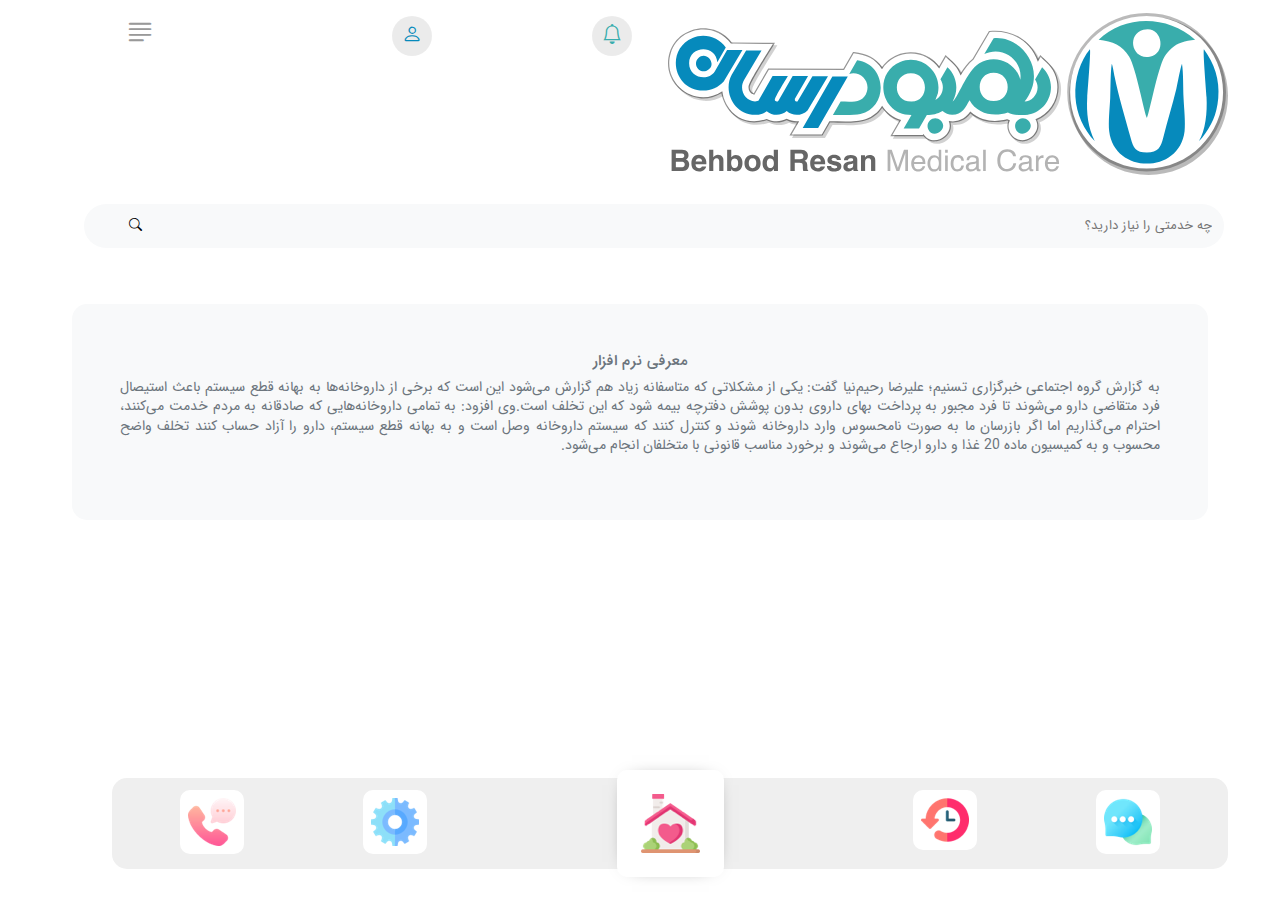
<file: page.html>
<!doctype html>
<html lang="ar" dir="rtl">
	<head>
		<meta charset="utf-8">
		<meta name="viewport" content="width=device-width, initial-scale=1">
		<meta name="description" content="">
		<meta name="author" content="Mark Otto, Jacob Thornton, and Bootstrap contributors">
		<meta name="viewport" content="width=device-width, initial-scale=1.0" />
		<meta property="og:locale" content="fa-ir" />
		<meta property="og:type" content="website" />
		<meta property="og:title" content="" />
		<meta property="og:description" content="" />
		<meta property="og:site_name" content="" />
		<meta property="og:image" content="images/logo.png" />
		<meta name="twitter:card" content="summary_large_image"/>
		<meta name="twitter:description" content=""/>
		<meta name="twitter:title" content=""/>
		<meta name="twitter:domain" content=""/>
		<meta name="twitter:image" content="images/logo.png"/>
		<meta name="apple-mobile-web-app-capable" content="yes">
		<link href="images/favicon.png" rel="icon">
		<link href="images/favicon.png" rel="icon" type="image/png" />
		<link href="images/favicon.png" rel="apple-touch-icon" />
		<link href="images/favicon.png" rel="apple-touch-icon" sizes="76x76" />
		<link href="images/favicon.png" rel="apple-touch-icon" sizes="120x120" />
		<link href="images/favicon.png" rel="apple-touch-icon" sizes="152x152" />
		<link href="images/favicon.png" rel="apple-touch-icon" sizes="180x180" />
		<link href="images/favicon.png" rel="icon" sizes="192x192" />
		<link href="images/favicon.png" rel="icon" sizes="128x128" />
		<link href="images/favicon.png" rel="shortcut icon" type="image/vnd.microsoft.icon" />
		<meta name="theme-color" content="#003669" />
		<link rel="manifest" href="manifest.json">
		<meta name="msapplication-TileColor" content="#003669">
		<meta charset="utf-8">
		<title>بهبود رسان</title>
		<!-- Bootstrap core CSS -->
		<link href="css/bootstrap.rtl.min.css" rel="stylesheet">
		<link href="css/carousel.rtl.css" rel="stylesheet">
		<link href="css/bootstrap-icons.css" rel="stylesheet">
		<link href="css/theme.rtl.css" rel="stylesheet">
		<link href="css/fontiran.css" rel="stylesheet">
		<link href="css/animate.min.css" rel="stylesheet">
		<link rel="stylesheet" href="component/owl/docs/assets/owlcarousel/assets/owl.carousel.min.css">
		<link rel="stylesheet" href="component/owl/docs/assets/owlcarousel/assets/owl.theme.default.min.css">
	</head>
	<body>
		<div class="boxed">
			<header>
				<nav class="navbar navbar-expand-md header-site">
					<div class="container-fluid m-0 p-0">
						<div class="row w-100 m-0 p-0">
							<div class="col-6">
								<a class="navbar-brand d-block text-center " href="">
									<img src="images/logo.svg" alt="" title=""/>
								</a>
							</div>
							<div class="col-2 p-2">
								<div class="dropdown">
								  <a class="dropdown-toggle" href="#" role="button" id="dropdownMenuLink" data-bs-toggle="dropdown" aria-expanded="false">
									<i class="bi bi-bell"></i>
								  </a>
								  <ul class="dropdown-menu" aria-labelledby="dropdownMenuLink">
									<li><a class="dropdown-item" href="#">درخواست شما تایید شد</a></li>
									<li><a class="dropdown-item" href="#">دکتر رضایی برای شما پیام داد</a></li>
									<li><a class="dropdown-item" href="#">پرداخت تایید شد.</a></li>
								  </ul>
								</div>								
							</div>
							<div class="col-2 p-2">
								<a class="user" href="#">
									<i class="bi bi-person"></i>
								</a>
							</div>
							<div class="col-2 p-2 berger">
								<a onclick="openNav()">
									<i class="bi bi-justify-left"></i>
								</a>
							</div>
						</div>
					</div>
				</nav>
			</header>
			<main class="mb-5">
				 <div id="mySidenav" class="sidenav bg-light shadow">
					<div class="row m-0 p-0 dark light mb-1">
						<div class="col-2 p-1">
							<img src="images/user.jpg" alt="" title="" class=" bg-white" />
						</div>
						<div class="col-8 p-1">
							<h6 class="p-0 pt-2 m-0 text-dark fsize-14">روح الله بلوردی</h6>
						</div>
						<div class="col-2 p-1 close  dark light">
							<a href="javascript:void(0)" onclick="closeNav()"><i class="bi bi-x"></i></a>
						</div>
					</div>
					<a class="row m-0 p-1 menu-item pt-0" href="index.html">
						<div class="col-2 p-0 dark light">
							<i class="bi bi-house dark light p-2"></i>
						</div>
						<div class="col-10 p-2 dark light">
							<span>داشبورد</span>
						</div>
					</a>
					<a class="row m-0 p-1 menu-item pt-0" href="index.html">
						<div class="col-2 p-0 dark light">
							<i class="bi bi-search dark light p-2"></i>
						</div>
						<div class="col-10 p-2 dark light">
							<span>جستجو</span>
						</div>
					</a>
					<a class="row m-0 p-1 menu-item pt-0" href="index.html">
						<div class="col-2 p-0 dark light">
							<i class="bi bi-send dark light p-2"></i>
						</div>
						<div class="col-10 p-2 dark light">
							<span>ارسال مدارک</span>
						</div>
					</a>
					<a class="row m-0 p-1 menu-item pt-0" href="index.html">
						<div class="col-2 p-0 dark light">
							<i class="bi bi-people dark light p-2"></i>
						</div>
						<div class="col-10 p-2 dark light">
							<span>ویزیت پزشک</span>
						</div>
					</a>
					<a class="row m-0 p-1 menu-item pt-0" href="index.html">
						<div class="col-2 p-0 dark light">
							<i class="bi bi-people dark light p-2"></i>
						</div>
						<div class="col-10 p-2 dark light">
							<span>پرستاری</span>
						</div>
					</a>
					<a class="row m-0 p-1 menu-item pt-0" href="index.html">
						<div class="col-2 p-0 dark light">
							<i class="bi bi-droplet dark light p-2"></i>
						</div>
						<div class="col-10 p-2 dark light">
							<span>آزمایش آنلاین</span>
						</div>
					</a>
					<a class="row m-0 p-1 menu-item pt-0" href="index.html">
						<div class="col-2 p-0 dark light">
							<i class="bi bi-truck dark light p-2"></i>
						</div>
						<div class="col-10 p-2 dark light">
							<span>آمبولانس</span>
						</div>
					</a>
					<a class="row m-0 p-1 menu-item pt-0" href="index.html">
						<div class="col-2 p-0 dark light">
							<i class="bi bi-house dark light p-2"></i>
						</div>
						<div class="col-10 p-2 dark light">
							<span>داشبورد</span>
						</div>
					</a>
					<a class="row m-0 p-1 menu-item pt-0" href="index.html">
						<div class="col-2 p-0 dark light">
							<i class="bi bi-search dark light p-2"></i>
						</div>
						<div class="col-10 p-2 dark light">
							<span>جستجو</span>
						</div>
					</a>
					<a class="row m-0 p-1 menu-item pt-0" href="index.html">
						<div class="col-2 p-0 dark light">
							<i class="bi bi-send dark light p-2"></i>
						</div>
						<div class="col-10 p-2 dark light">
							<span>ارسال مدارک</span>
						</div>
					</a>
					<a class="row m-0 p-1 menu-item pt-0" href="index.html">
						<div class="col-2 p-0 dark light">
							<i class="bi bi-people dark light p-2"></i>
						</div>
						<div class="col-10 p-2 dark light">
							<span>ویزیت پزشک</span>
						</div>
					</a>
					<a class="row m-0 p-1 menu-item pt-0" href="index.html">
						<div class="col-2 p-0 dark light">
							<i class="bi bi-people dark light p-2"></i>
						</div>
						<div class="col-10 p-2 dark light">
							<span>پرستاری</span>
						</div>
					</a>
					<a class="row m-0 p-1 menu-item pt-0" href="index.html">
						<div class="col-2 p-0 dark light">
							<i class="bi bi-droplet dark light p-2"></i>
						</div>
						<div class="col-10 p-2 dark light">
							<span>آزمایش آنلاین</span>
						</div>
					</a>
					<a class="row m-0 p-1 menu-item pt-0" href="index.html">
						<div class="col-2 p-0 dark light">
							<i class="bi bi-truck dark light p-2"></i>
						</div>
						<div class="col-10 p-2 dark light">
							<span>آمبولانس</span>
						</div>
					</a>
				</div>
				<div id="main" class="p-3 mb-3 position-relative w-100">
					<section class="container m-0 mb-5 p-0">
						<form class="m-0 row bg-light rounded-100 p-1" action="" method="post">
							<input name="search" type="search" placeholder="چه خدمتی را نیاز دارید؟" class="border-none p-2 col-11 bg-none"/>
							<button class="border-none p-0 col-1 bg-none"><i class="bi bi-search"></i></button>
						</form>
					</section>
					<section class=" m-2 mb-5 p-2">
						<div class="row m-0 p-0">
							<div class="col-12 p-5 rounded-4 bg-light">
								<h3 class="fsize-15 text-center text-secondary">معرفی نرم افزار</h3>
								<p class="text-justify text-secondary fsize-14">
								به گزارش گروه اجتماعی خبرگزاری تسنیم؛ علیرضا رحیم‌نیا گفت: یکی از مشکلاتی که متاسفانه زیاد هم گزارش می‌شود این است که برخی از داروخانه‌ها به بهانه قطع سیستم باعث استیصال فرد متقاضی دارو می‌شوند تا فرد مجبور به پرداخت بهای داروی بدون پوشش دفترچه بیمه شود که این تخلف است.وی افزود: به تمامی داروخانه‌هایی که صادقانه به مردم خدمت می‌کنند، احترام می‌گذاریم اما اگر بازرسان ما به صورت نامحسوس وارد داروخانه شوند و کنترل کنند که سیستم داروخانه وصل است و به بهانه قطع سیستم، دارو را آزاد حساب کنند تخلف واضح محسوب و به کمیسیون ماده 20 غذا و دارو ارجاع می‌شوند و برخورد مناسب قانونی با متخلفان انجام می‌شود.
								</p>
							</div>
						</div>
					</section>
				</div> 
			</main>
			<footer class="container footer-sticky">
				<div class="row m-0 rounded-4 p-2 mb-3 footer text-center rounded-3">
					<div class="col-2 p-1">
						<a href="">
							<img src="images/b1.png" class="rounded-3 bg-white d-block p-2 m-auto" />
						</a>
					</div>
					<div class="col-2 p-1">
						<a href="">
							<img src="images/b2.png" class="rounded-3 bg-white d-block p-2 m-auto" />
						</a>
					</div>
					<div class="col-4 p-1">
						<a href="" class="active">
							<img src="images/b5.png" class="rounded-3 bg-white d-block p-4 m-auto" />
						</a>
					</div>
					<div class="col-2 p-1">
						<a href="">
							<img src="images/b3.png" class="rounded-3 bg-white d-block p-2 m-auto" />
						</a>
					</div>
					<div class="col-2 p-1">
						<a href="">
							<img src="images/b4.png" class="rounded-3 bg-white d-block p-2 m-auto" />
						</a>
					</div>
				</div>
			</footer>
		</div>
		<script src="component/owl/docs/assets/vendors/jquery.min.js"></script>
		<script src="component/owl/docs/assets/owlcarousel/owl.carousel.js"></script>
		<script src="js/theme.min.js"></script>
		<script src="js/bootstrap.bundle.min.js"></script>
	</body>
</html>
</file>
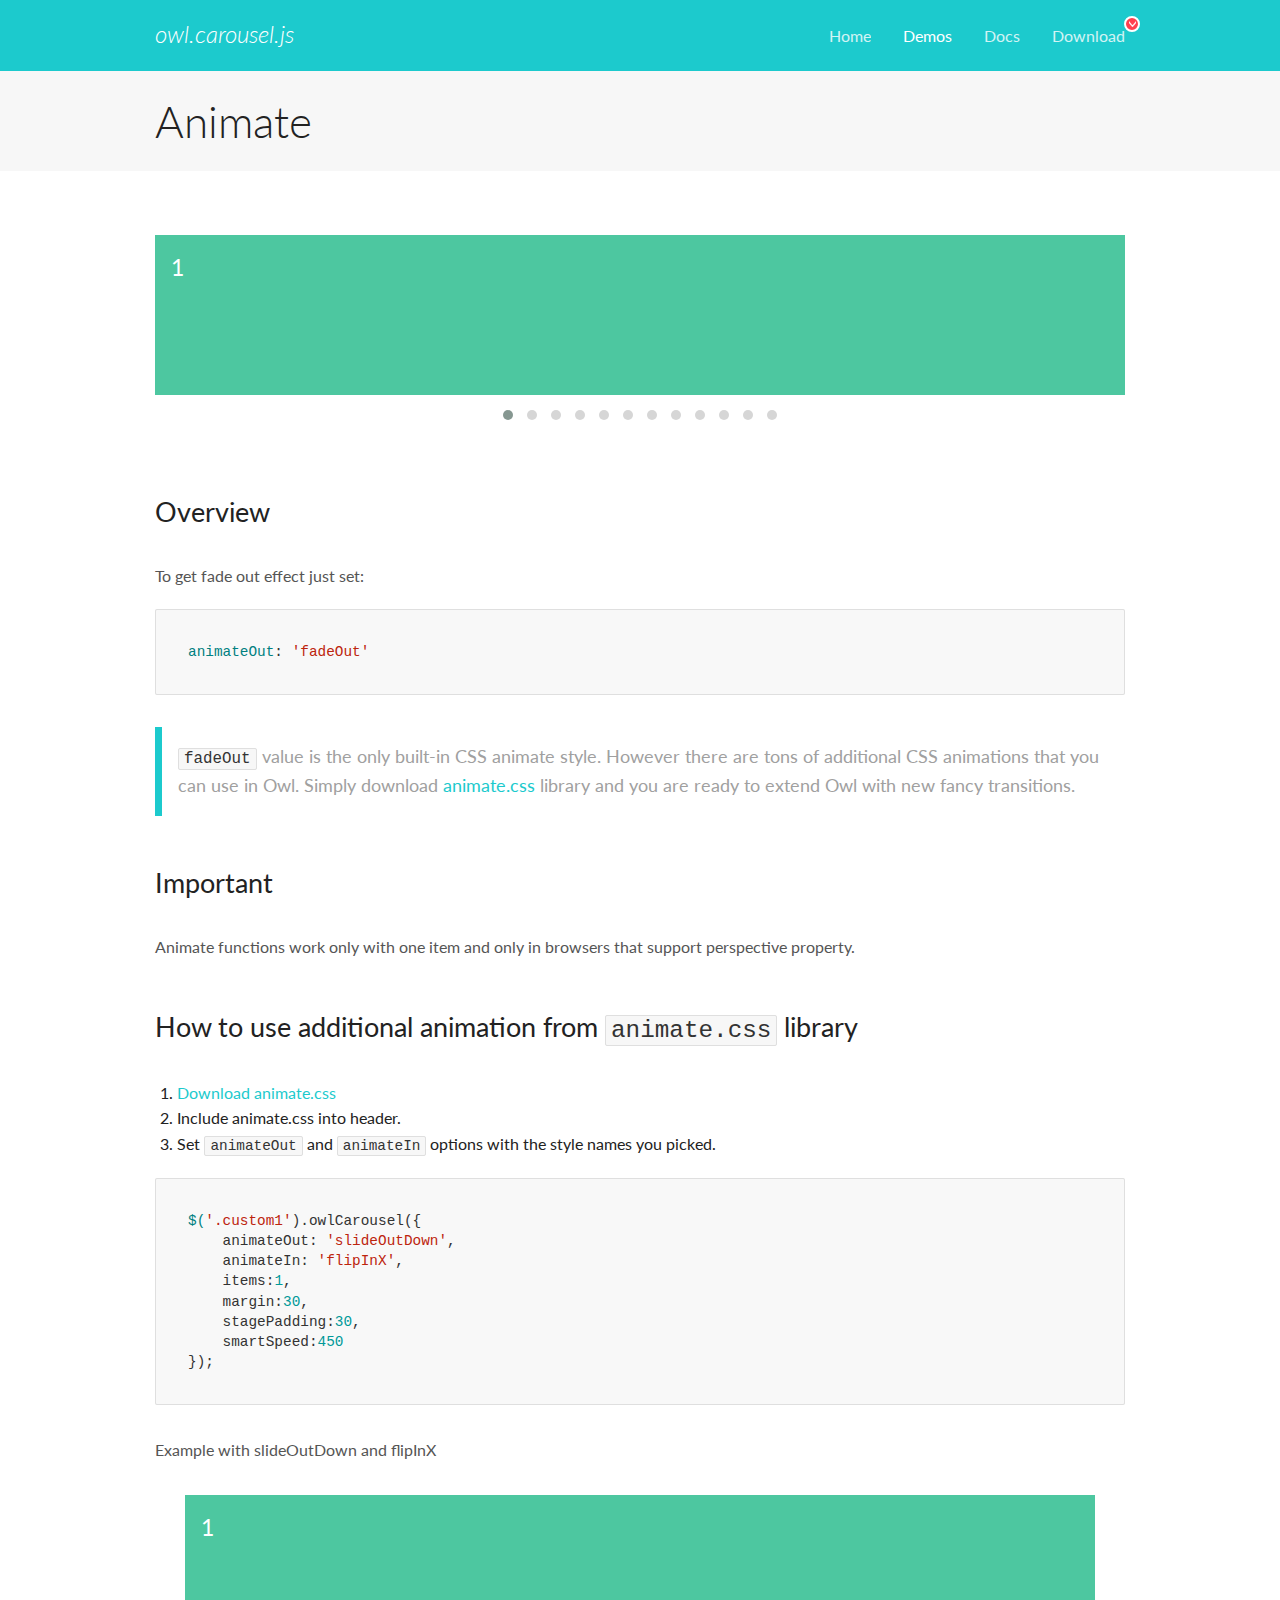
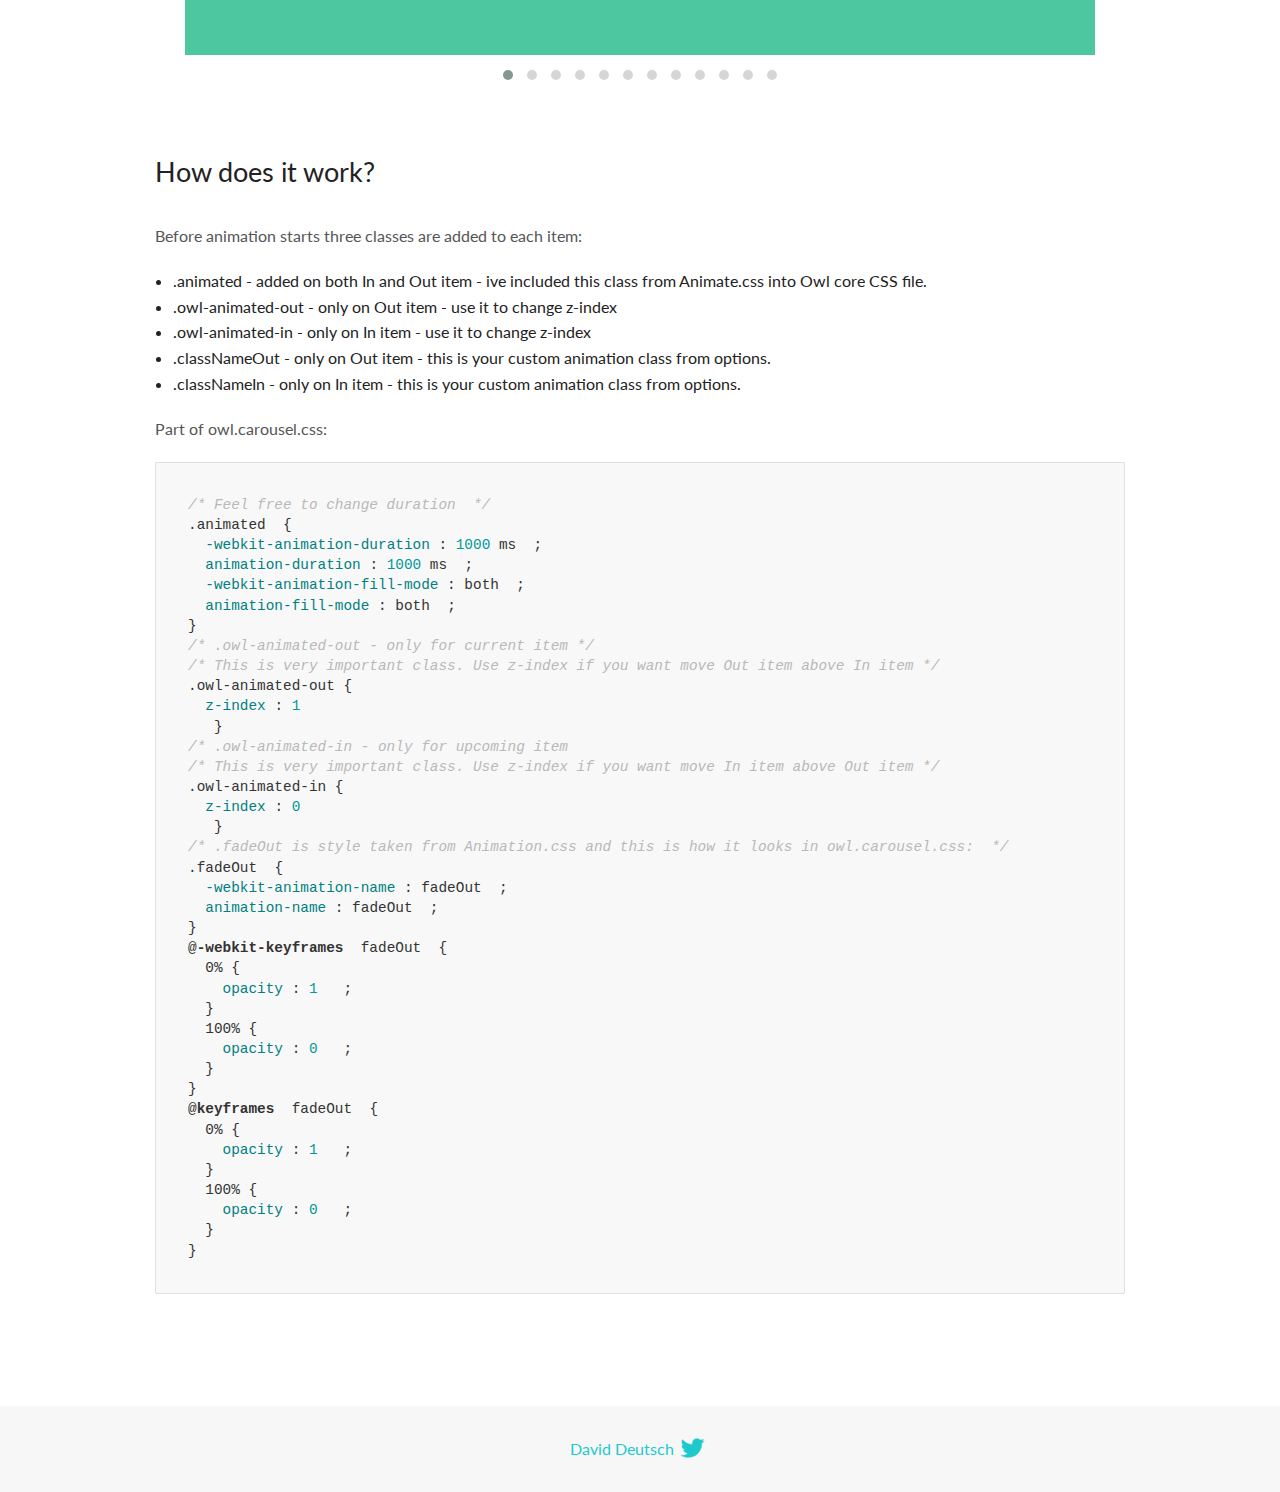
<file: component/owl/docs/demos/animate.html>
<!DOCTYPE html>
<html lang="en">
  <head>

    <!-- head -->
    <meta charset="utf-8">
    <meta name="msapplication-tap-highlight" content="no" />
    <meta name="viewport" content="width=device-width, initial-scale=1.0" />
    <meta name="description" content="Animate carousel">
    <meta name="author" content="David Deutsch">
    <title>
      Animate Demo | Owl Carousel | 2.3.4
    </title>

    <!-- Stylesheets -->
    <link href='https://fonts.googleapis.com/css?family=Lato:300,400,700,400italic,300italic' rel='stylesheet' type='text/css'>
    <link rel="stylesheet" href="../assets/css/docs.theme.min.css">

    <!-- Owl Stylesheets -->
    <link rel="stylesheet" href="../assets/owlcarousel/assets/owl.carousel.min.css">
    <link rel="stylesheet" href="../assets/owlcarousel/assets/owl.theme.default.min.css">

    <!-- HTML5 shim and Respond.js IE8 support of HTML5 elements and media queries -->

    <!--[if lt IE 9]>
      <script src="https://oss.maxcdn.com/libs/html5shiv/3.7.0/html5shiv.js"></script>
      <script src="https://oss.maxcdn.com/libs/respond.js/1.3.0/respond.min.js"></script>
    <![endif]-->

    <!-- Favicons -->
    <link rel="apple-touch-icon-precomposed" sizes="144x144" href="../assets/ico/apple-touch-icon-144-precomposed.png">
    <link rel="shortcut icon" href="../assets/ico/favicon.png">
    <link rel="shortcut icon" href="favicon.ico">

    <!-- Yeah i know js should not be in header. Its required for demos.-->

    <!-- javascript -->
    <script src="../assets/vendors/jquery.min.js"></script>
    <script src="../assets/owlcarousel/owl.carousel.js"></script>
  </head>
  <body>

    <!-- header -->
    <header class="header">
      <div class="row">
        <div class="large-12 columns">
          <div class="brand left">
            <h3>
              <a href="/OwlCarousel2/">owl.carousel.js</a> 
            </h3>
          </div>
          <a id="toggle-nav" class="right">
            <span></span> <span></span> <span></span> 
          </a> 
          <div class="nav-bar">
            <ul class="clearfix">
              <li> <a href="/OwlCarousel2/index.html">Home</a>  </li>
              <li class="active">
                <a href="/OwlCarousel2/demos/demos.html">Demos</a> 
              </li>
              <li> <a href="/OwlCarousel2/docs/started-welcome.html">Docs</a>  </li>
              <li>
                <a href="https://github.com/OwlCarousel2/OwlCarousel2/archive/2.3.4.zip">Download</a> 
                <span class="download"></span> 
              </li>
            </ul>
          </div>
        </div>
      </div>
    </header>

    <!-- title -->
    <section class="title">
      <div class="row">
        <div class="large-12 columns">
          <h1>Animate</h1>
        </div>
      </div>
    </section>

    <!--  Demos -->
    <section id="demos">
      <div class="row">
        <div class="large-12 columns">
          <div class="fadeOut owl-carousel owl-theme">
            <div class="item">
              <h4>1</h4>
            </div>
            <div class="item">
              <h4>2</h4>
            </div>
            <div class="item">
              <h4>3</h4>
            </div>
            <div class="item">
              <h4>4</h4>
            </div>
            <div class="item">
              <h4>5</h4>
            </div>
            <div class="item">
              <h4>6</h4>
            </div>
            <div class="item">
              <h4>7</h4>
            </div>
            <div class="item">
              <h4>8</h4>
            </div>
            <div class="item">
              <h4>9</h4>
            </div>
            <div class="item">
              <h4>10</h4>
            </div>
            <div class="item">
              <h4>11</h4>
            </div>
            <div class="item">
              <h4>12</h4>
            </div>
          </div>
          <h3 id="overview">Overview</h3>
          <p>To get fade out effect just set:</p>
          <pre><code>animateOut: &#39;fadeOut&#39;</code></pre>
          <blockquote>
            <p><code>fadeOut</code> value is the only built-in CSS animate style. However there are tons of additional CSS animations that you can use in Owl. Simply download
              <a href="https://daneden.github.io/animate.css/">animate.css</a>  library and you are ready to extend Owl with new fancy transitions.</p>
          </blockquote>
          <h3 id="important">Important</h3>
          <p>Animate functions work only with one item and only in browsers that support perspective property.</p>
          <h3 id="how-to-use-additional-animation-from-animate-css-library">How to use additional animation from <code>animate.css</code> library</h3>
          <ol>
            <li> <a href="https://daneden.github.io/animate.css/">Download animate.css</a>  </li>
            <li>Include animate.css into header.</li>
            <li>Set <code>animateOut</code> and <code>animateIn</code> options with the style names you picked.</li>
          </ol>
          <pre><code>$(&#39;.custom1&#39;).owlCarousel({
    animateOut: &#39;slideOutDown&#39;,
    animateIn: &#39;flipInX&#39;,
    items:1,
    margin:30,
    stagePadding:30,
    smartSpeed:450
});</code></pre>
          <p>Example with slideOutDown and flipInX</p>
          <div class="custom1 owl-carousel owl-theme">
            <div class="item">
              <h4>1</h4>
            </div>
            <div class="item">
              <h4>2</h4>
            </div>
            <div class="item">
              <h4>3</h4>
            </div>
            <div class="item">
              <h4>4</h4>
            </div>
            <div class="item">
              <h4>5</h4>
            </div>
            <div class="item">
              <h4>6</h4>
            </div>
            <div class="item">
              <h4>7</h4>
            </div>
            <div class="item">
              <h4>8</h4>
            </div>
            <div class="item">
              <h4>9</h4>
            </div>
            <div class="item">
              <h4>10</h4>
            </div>
            <div class="item">
              <h4>11</h4>
            </div>
            <div class="item">
              <h4>12</h4>
            </div>
          </div>
          <h3 id="how-does-it-work-">How does it work?</h3>
          <p>Before animation starts three classes are added to each item:</p>
          <ul>
            <li>.animated - added on both In and Out item - ive included this class from Animate.css into Owl core CSS file.</li>
            <li>.owl-animated-out - only on Out item - use it to change z-index</li>
            <li>.owl-animated-in - only on In item - use it to change z-index</li>
            <li>.classNameOut - only on Out item - this is your custom animation class from options.</li>
            <li>.classNameIn - only on In item - this is your custom animation class from options.</li>
          </ul>
          <p>Part of owl.carousel.css:</p>
          <pre><code class="language-css"><span class="comment">/* Feel free to change duration  */</span> 
<span class="class">.animated</span>  <span class="rules">{
  <span class="rule"><span class="attribute">-webkit-animation-duration</span> :<span class="value"> <span class="number">1000</span> ms</span> </span> ;
  <span class="rule"><span class="attribute">animation-duration</span> :<span class="value"> <span class="number">1000</span> ms</span> </span> ;
  <span class="rule"><span class="attribute">-webkit-animation-fill-mode</span> :<span class="value"> both</span> </span> ;
  <span class="rule"><span class="attribute">animation-fill-mode</span> :<span class="value"> both</span> </span> ;
<span class="rule">}</span> </span> 
<span class="comment">/* .owl-animated-out - only for current item */</span> 
<span class="comment">/* This is very important class. Use z-index if you want move Out item above In item */</span> 
<span class="class">.owl-animated-out</span> <span class="rules">{
  <span class="rule"><span class="attribute">z-index</span> :<span class="value"> <span class="number">1</span> 
</span> </span> </span> }
<span class="comment">/* .owl-animated-in - only for upcoming item
/* This is very important class. Use z-index if you want move In item above Out item */</span> 
<span class="class">.owl-animated-in</span> <span class="rules">{
  <span class="rule"><span class="attribute">z-index</span> :<span class="value"> <span class="number">0</span> 
</span> </span> </span> }
<span class="comment">/* .fadeOut is style taken from Animation.css and this is how it looks in owl.carousel.css:  */</span> 
<span class="class">.fadeOut</span>  <span class="rules">{
  <span class="rule"><span class="attribute">-webkit-animation-name</span> :<span class="value"> fadeOut</span> </span> ;
  <span class="rule"><span class="attribute">animation-name</span> :<span class="value"> fadeOut</span> </span> ;
<span class="rule">}</span> </span> 
<span class="at_rule">@<span class="keyword">-webkit-keyframes</span>  fadeOut </span> {
  0% <span class="rules">{
    <span class="rule"><span class="attribute">opacity</span> :<span class="value"> <span class="number">1</span> </span> </span> ;
  <span class="rule">}</span> </span> 
  100% <span class="rules">{
    <span class="rule"><span class="attribute">opacity</span> :<span class="value"> <span class="number">0</span> </span> </span> ;
  <span class="rule">}</span> </span> 
}
<span class="at_rule">@<span class="keyword">keyframes</span>  fadeOut </span> {
  0% <span class="rules">{
    <span class="rule"><span class="attribute">opacity</span> :<span class="value"> <span class="number">1</span> </span> </span> ;
  <span class="rule">}</span> </span> 
  100% <span class="rules">{
    <span class="rule"><span class="attribute">opacity</span> :<span class="value"> <span class="number">0</span> </span> </span> ;
  <span class="rule">}</span> </span> 
}</code></pre>
          <link rel="stylesheet" href="../assets/css/animate.css">
          <script>
            jQuery(document).ready(function($) {
              $('.fadeOut').owlCarousel({
                items: 1,
                animateOut: 'fadeOut',
                loop: true,
                margin: 10,
              });
              $('.custom1').owlCarousel({
                animateOut: 'slideOutDown',
                animateIn: 'flipInX',
                items: 1,
                margin: 30,
                stagePadding: 30,
                smartSpeed: 450
              });
            });
          </script>
        </div>
      </div>
    </section>

    <!-- footer -->
    <footer class="footer">
      <div class="row">
        <div class="large-12 columns">
          <h5>
            <a href="/OwlCarousel2/docs/support-contact.html">David Deutsch</a> 
            <a id="custom-tweet-button" href="https://twitter.com/share?url=https://github.com/OwlCarousel2/OwlCarousel2&text=Owl Carousel - This is so awesome! " target="_blank"></a> 
          </h5>
        </div>
      </div>
    </footer>

    <!-- vendors -->
    <script src="../assets/vendors/highlight.js"></script>
    <script src="../assets/js/app.js"></script>
  </body>
</html>
</file>
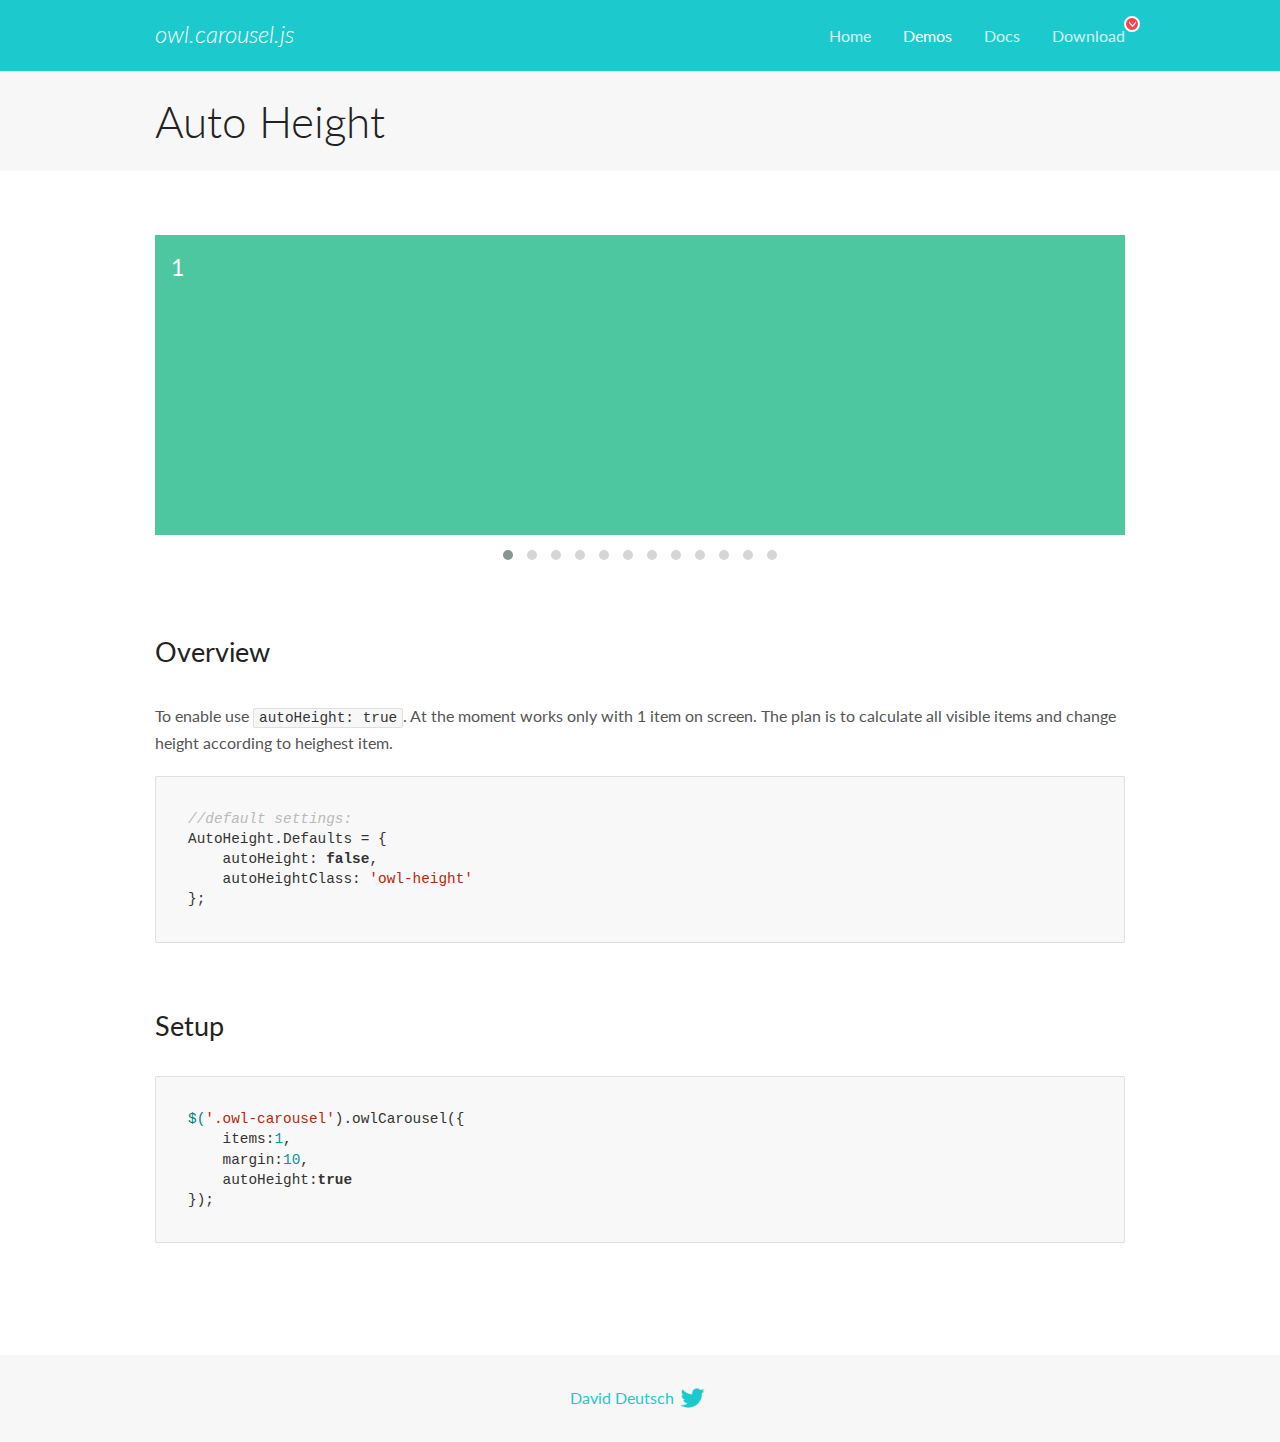
<file: component/owl/docs/demos/autoheight.html>
<!DOCTYPE html>
<html lang="en">
  <head>

    <!-- head -->
    <meta charset="utf-8">
    <meta name="msapplication-tap-highlight" content="no" />
    <meta name="viewport" content="width=device-width, initial-scale=1.0" />
    <meta name="description" content="autoHeight usage demo">
    <meta name="author" content="David Deutsch">
    <title>
      Auto Height Demo | Owl Carousel | 2.3.4
    </title>

    <!-- Stylesheets -->
    <link href='https://fonts.googleapis.com/css?family=Lato:300,400,700,400italic,300italic' rel='stylesheet' type='text/css'>
    <link rel="stylesheet" href="../assets/css/docs.theme.min.css">

    <!-- Owl Stylesheets -->
    <link rel="stylesheet" href="../assets/owlcarousel/assets/owl.carousel.min.css">
    <link rel="stylesheet" href="../assets/owlcarousel/assets/owl.theme.default.min.css">

    <!-- HTML5 shim and Respond.js IE8 support of HTML5 elements and media queries -->

    <!--[if lt IE 9]>
      <script src="https://oss.maxcdn.com/libs/html5shiv/3.7.0/html5shiv.js"></script>
      <script src="https://oss.maxcdn.com/libs/respond.js/1.3.0/respond.min.js"></script>
    <![endif]-->

    <!-- Favicons -->
    <link rel="apple-touch-icon-precomposed" sizes="144x144" href="../assets/ico/apple-touch-icon-144-precomposed.png">
    <link rel="shortcut icon" href="../assets/ico/favicon.png">
    <link rel="shortcut icon" href="favicon.ico">

    <!-- Yeah i know js should not be in header. Its required for demos.-->

    <!-- javascript -->
    <script src="../assets/vendors/jquery.min.js"></script>
    <script src="../assets/owlcarousel/owl.carousel.js"></script>
  </head>
  <body>

    <!-- header -->
    <header class="header">
      <div class="row">
        <div class="large-12 columns">
          <div class="brand left">
            <h3>
              <a href="/OwlCarousel2/">owl.carousel.js</a> 
            </h3>
          </div>
          <a id="toggle-nav" class="right">
            <span></span> <span></span> <span></span> 
          </a> 
          <div class="nav-bar">
            <ul class="clearfix">
              <li> <a href="/OwlCarousel2/index.html">Home</a>  </li>
              <li class="active">
                <a href="/OwlCarousel2/demos/demos.html">Demos</a> 
              </li>
              <li> <a href="/OwlCarousel2/docs/started-welcome.html">Docs</a>  </li>
              <li>
                <a href="https://github.com/OwlCarousel2/OwlCarousel2/archive/2.3.4.zip">Download</a> 
                <span class="download"></span> 
              </li>
            </ul>
          </div>
        </div>
      </div>
    </header>

    <!-- title -->
    <section class="title">
      <div class="row">
        <div class="large-12 columns">
          <h1>Auto Height</h1>
        </div>
      </div>
    </section>

    <!--  Demos -->
    <section id="demos">
      <div class="row">
        <div class="large-12 columns">
          <div class="owl-carousel owl-theme">
            <div class="item" style="height:300px">
              <h4>1</h4>
            </div>
            <div class="item" style="height:100px">
              <h4>2</h4>
            </div>
            <div class="item" style="height:500px">
              <h4>3</h4>
            </div>
            <div class="item" style="height:250px">
              <h4>4</h4>
            </div>
            <div class="item" style="height:400px">
              <h4>5</h4>
            </div>
            <div class="item" style="height:500px">
              <h4>6</h4>
            </div>
            <div class="item" style="height:600px">
              <h4>7</h4>
            </div>
            <div class="item" style="height:400px">
              <h4>8</h4>
            </div>
            <div class="item" style="height:300px">
              <h4>9</h4>
            </div>
            <div class="item" style="height:350px">
              <h4>10</h4>
            </div>
            <div class="item" style="height:200px">
              <h4>11</h4>
            </div>
            <div class="item" style="height:150px">
              <h4>12</h4>
            </div>
          </div>
          <h3 id="overview">Overview</h3>
          <p>To enable use <code>autoHeight: true</code>. At the moment works only with 1 item on screen. The plan is to calculate all visible items and change height according to heighest item.</p>
          <pre><code>//default settings:
AutoHeight.Defaults = {
    autoHeight: false,
    autoHeightClass: &#39;owl-height&#39;
};</code></pre>
          <h3 id="setup">Setup</h3>
          <pre><code>$(&#39;.owl-carousel&#39;).owlCarousel({
    items:1,
    margin:10,
    autoHeight:true
});</code></pre>
          <script>
            $(document).ready(function() {
              $('.owl-carousel').owlCarousel({
                items: 1,
                margin: 10,
                autoHeight: true
              });
            })
          </script>
        </div>
      </div>
    </section>

    <!-- footer -->
    <footer class="footer">
      <div class="row">
        <div class="large-12 columns">
          <h5>
            <a href="/OwlCarousel2/docs/support-contact.html">David Deutsch</a> 
            <a id="custom-tweet-button" href="https://twitter.com/share?url=https://github.com/OwlCarousel2/OwlCarousel2&text=Owl Carousel - This is so awesome! " target="_blank"></a> 
          </h5>
        </div>
      </div>
    </footer>

    <!-- vendors -->
    <script src="../assets/vendors/highlight.js"></script>
    <script src="../assets/js/app.js"></script>
  </body>
</html>
</file>
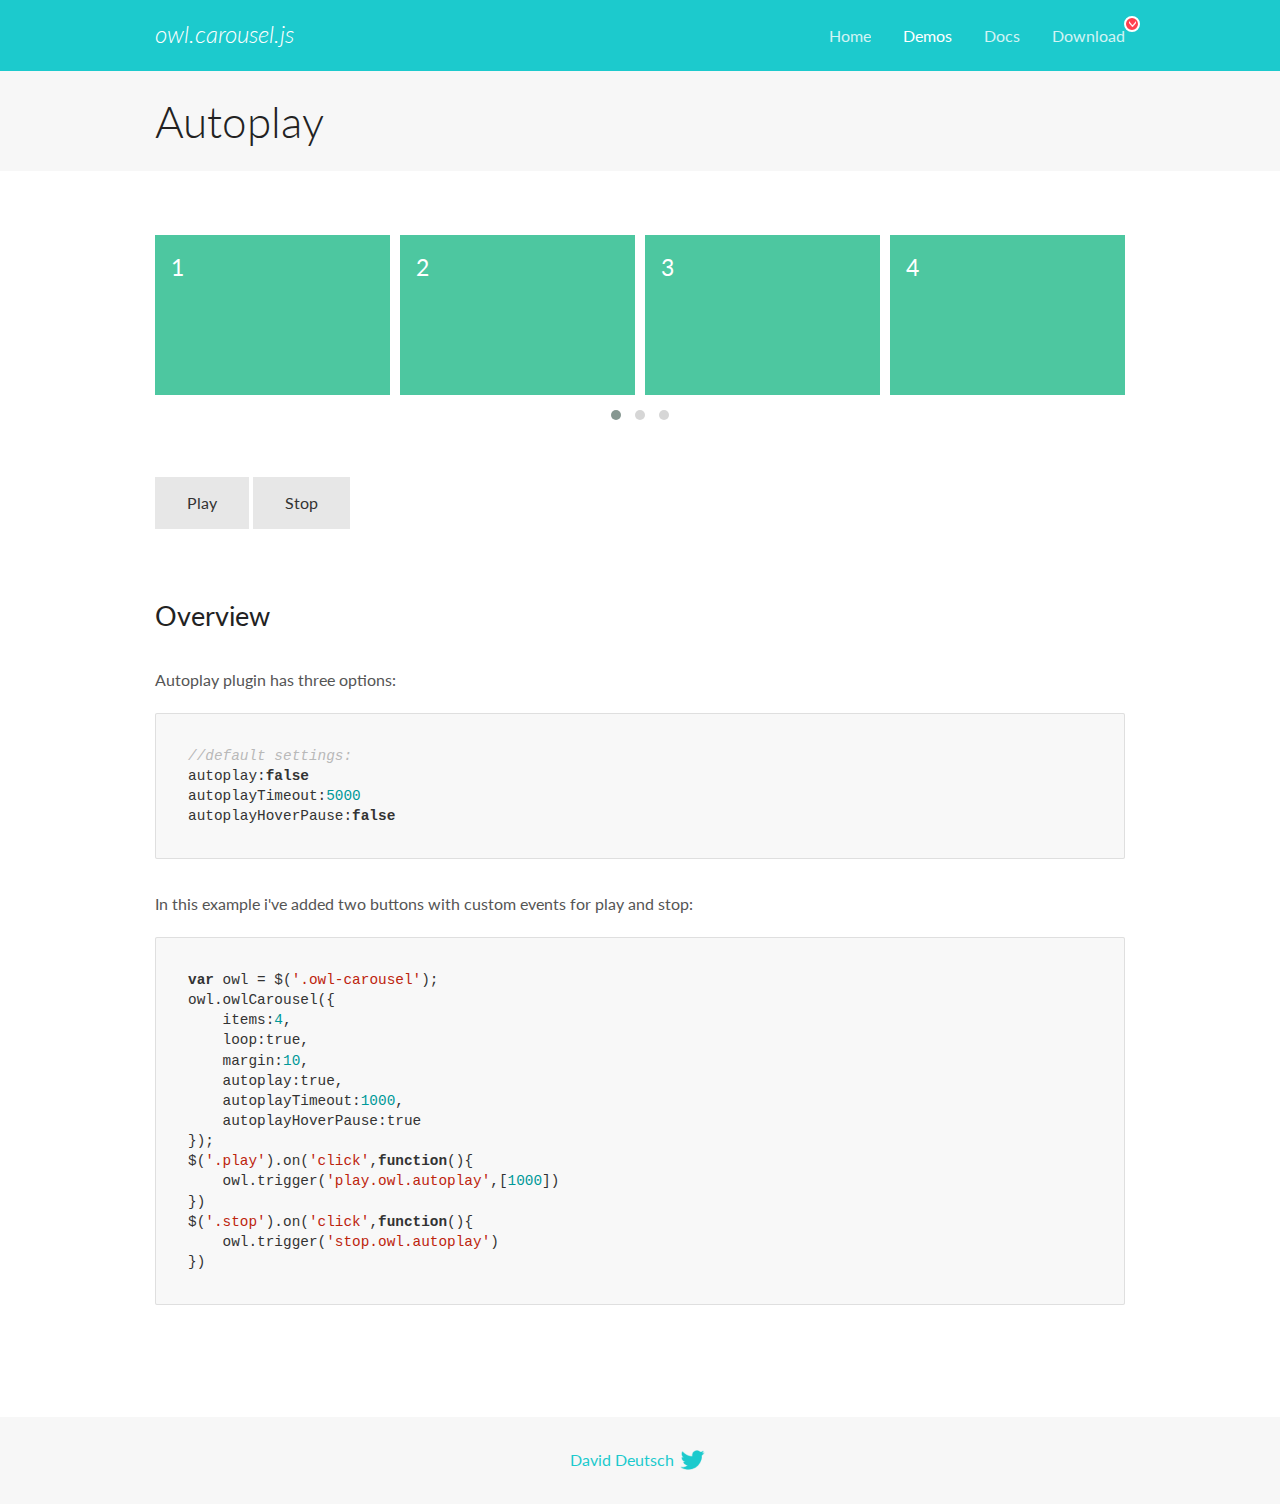
<file: component/owl/docs/demos/autoplay.html>
<!DOCTYPE html>
<html lang="en">
  <head>

    <!-- head -->
    <meta charset="utf-8">
    <meta name="msapplication-tap-highlight" content="no" />
    <meta name="viewport" content="width=device-width, initial-scale=1.0" />
    <meta name="description" content="Autoplay usage demo">
    <meta name="author" content="David Deutsch">
    <title>
      Autoplay Demo | Owl Carousel | 2.3.4
    </title>

    <!-- Stylesheets -->
    <link href='https://fonts.googleapis.com/css?family=Lato:300,400,700,400italic,300italic' rel='stylesheet' type='text/css'>
    <link rel="stylesheet" href="../assets/css/docs.theme.min.css">

    <!-- Owl Stylesheets -->
    <link rel="stylesheet" href="../assets/owlcarousel/assets/owl.carousel.min.css">
    <link rel="stylesheet" href="../assets/owlcarousel/assets/owl.theme.default.min.css">

    <!-- HTML5 shim and Respond.js IE8 support of HTML5 elements and media queries -->

    <!--[if lt IE 9]>
      <script src="https://oss.maxcdn.com/libs/html5shiv/3.7.0/html5shiv.js"></script>
      <script src="https://oss.maxcdn.com/libs/respond.js/1.3.0/respond.min.js"></script>
    <![endif]-->

    <!-- Favicons -->
    <link rel="apple-touch-icon-precomposed" sizes="144x144" href="../assets/ico/apple-touch-icon-144-precomposed.png">
    <link rel="shortcut icon" href="../assets/ico/favicon.png">
    <link rel="shortcut icon" href="favicon.ico">

    <!-- Yeah i know js should not be in header. Its required for demos.-->

    <!-- javascript -->
    <script src="../assets/vendors/jquery.min.js"></script>
    <script src="../assets/owlcarousel/owl.carousel.js"></script>
  </head>
  <body>

    <!-- header -->
    <header class="header">
      <div class="row">
        <div class="large-12 columns">
          <div class="brand left">
            <h3>
              <a href="/OwlCarousel2/">owl.carousel.js</a> 
            </h3>
          </div>
          <a id="toggle-nav" class="right">
            <span></span> <span></span> <span></span> 
          </a> 
          <div class="nav-bar">
            <ul class="clearfix">
              <li> <a href="/OwlCarousel2/index.html">Home</a>  </li>
              <li class="active">
                <a href="/OwlCarousel2/demos/demos.html">Demos</a> 
              </li>
              <li> <a href="/OwlCarousel2/docs/started-welcome.html">Docs</a>  </li>
              <li>
                <a href="https://github.com/OwlCarousel2/OwlCarousel2/archive/2.3.4.zip">Download</a> 
                <span class="download"></span> 
              </li>
            </ul>
          </div>
        </div>
      </div>
    </header>

    <!-- title -->
    <section class="title">
      <div class="row">
        <div class="large-12 columns">
          <h1>Autoplay</h1>
        </div>
      </div>
    </section>

    <!--  Demos -->
    <section id="demos">
      <div class="row">
        <div class="large-12 columns">
          <div class="owl-carousel owl-theme">
            <div class="item">
              <h4>1</h4>
            </div>
            <div class="item">
              <h4>2</h4>
            </div>
            <div class="item">
              <h4>3</h4>
            </div>
            <div class="item">
              <h4>4</h4>
            </div>
            <div class="item">
              <h4>5</h4>
            </div>
            <div class="item">
              <h4>6</h4>
            </div>
            <div class="item">
              <h4>7</h4>
            </div>
            <div class="item">
              <h4>8</h4>
            </div>
            <div class="item">
              <h4>9</h4>
            </div>
            <div class="item">
              <h4>10</h4>
            </div>
            <div class="item">
              <h4>11</h4>
            </div>
            <div class="item">
              <h4>12</h4>
            </div>
          </div>
          <a class="button secondary play">Play</a> 
          <a class="button secondary stop">Stop</a> 
          <h3 id="overview">Overview</h3>
          <p>Autoplay plugin has three options:</p>
          <pre><code>//default settings:
autoplay:false
autoplayTimeout:5000
autoplayHoverPause:false</code></pre>
          <p>In this example i&#39;ve added two buttons with custom events for play and stop:</p>
          <pre><code>var owl = $(&#39;.owl-carousel&#39;);
owl.owlCarousel({
    items:4,
    loop:true,
    margin:10,
    autoplay:true,
    autoplayTimeout:1000,
    autoplayHoverPause:true
});
$(&#39;.play&#39;).on(&#39;click&#39;,function(){
    owl.trigger(&#39;play.owl.autoplay&#39;,[1000])
})
$(&#39;.stop&#39;).on(&#39;click&#39;,function(){
    owl.trigger(&#39;stop.owl.autoplay&#39;)
})</code></pre>
          <script>
            $(document).ready(function() {
              var owl = $('.owl-carousel');
              owl.owlCarousel({
                items: 4,
                loop: true,
                margin: 10,
                autoplay: true,
                autoplayTimeout: 1000,
                autoplayHoverPause: true
              });
              $('.play').on('click', function() {
                owl.trigger('play.owl.autoplay', [1000])
              })
              $('.stop').on('click', function() {
                owl.trigger('stop.owl.autoplay')
              })
            })
          </script>
        </div>
      </div>
    </section>

    <!-- footer -->
    <footer class="footer">
      <div class="row">
        <div class="large-12 columns">
          <h5>
            <a href="/OwlCarousel2/docs/support-contact.html">David Deutsch</a> 
            <a id="custom-tweet-button" href="https://twitter.com/share?url=https://github.com/OwlCarousel2/OwlCarousel2&text=Owl Carousel - This is so awesome! " target="_blank"></a> 
          </h5>
        </div>
      </div>
    </footer>

    <!-- vendors -->
    <script src="../assets/vendors/highlight.js"></script>
    <script src="../assets/js/app.js"></script>
  </body>
</html>
</file>
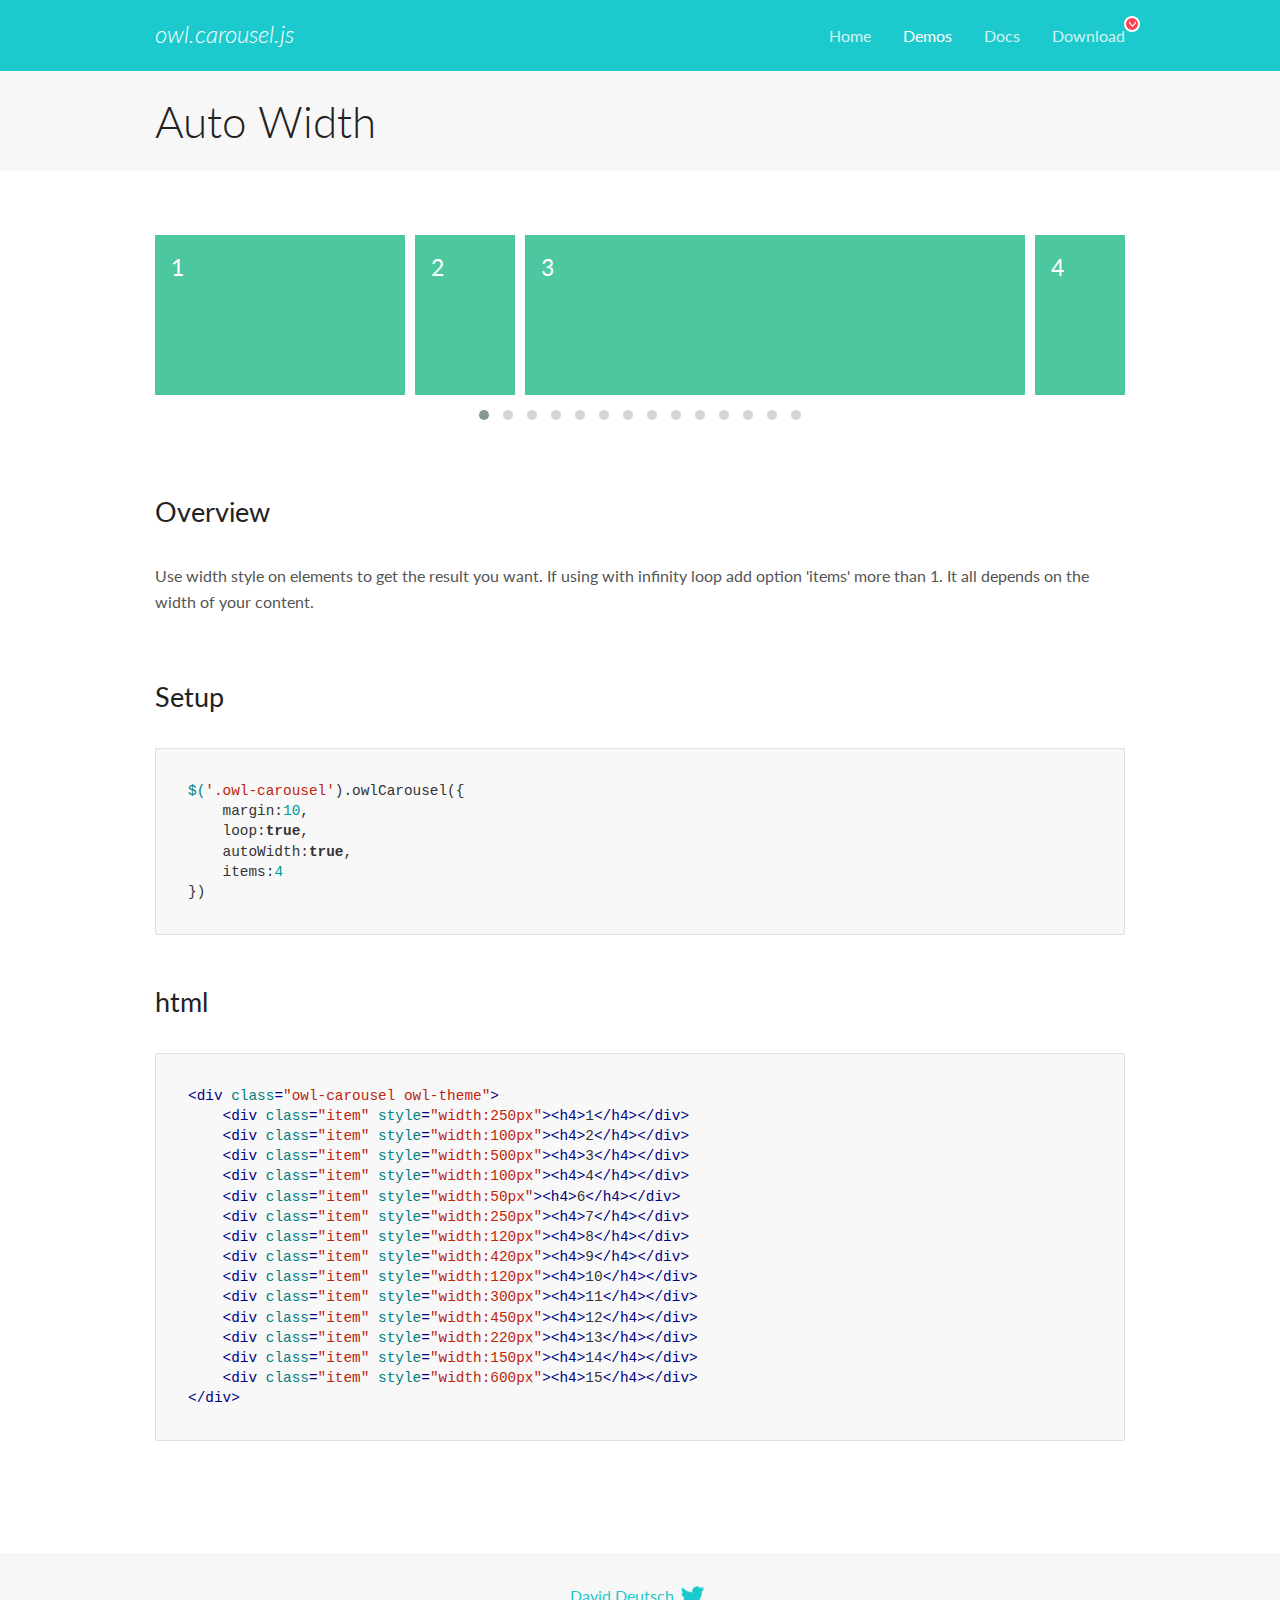
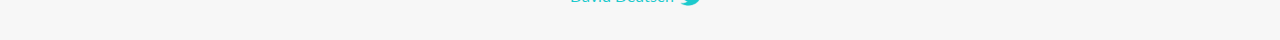
<file: component/owl/docs/demos/autowidth.html>
<!DOCTYPE html>
<html lang="en">
  <head>

    <!-- head -->
    <meta charset="utf-8">
    <meta name="msapplication-tap-highlight" content="no" />
    <meta name="viewport" content="width=device-width, initial-scale=1.0" />
    <meta name="description" content="Auto Width">
    <meta name="author" content="David Deutsch">
    <title>
      Auto Width Demo | Owl Carousel | 2.3.4
    </title>

    <!-- Stylesheets -->
    <link href='https://fonts.googleapis.com/css?family=Lato:300,400,700,400italic,300italic' rel='stylesheet' type='text/css'>
    <link rel="stylesheet" href="../assets/css/docs.theme.min.css">

    <!-- Owl Stylesheets -->
    <link rel="stylesheet" href="../assets/owlcarousel/assets/owl.carousel.min.css">
    <link rel="stylesheet" href="../assets/owlcarousel/assets/owl.theme.default.min.css">

    <!-- HTML5 shim and Respond.js IE8 support of HTML5 elements and media queries -->

    <!--[if lt IE 9]>
      <script src="https://oss.maxcdn.com/libs/html5shiv/3.7.0/html5shiv.js"></script>
      <script src="https://oss.maxcdn.com/libs/respond.js/1.3.0/respond.min.js"></script>
    <![endif]-->

    <!-- Favicons -->
    <link rel="apple-touch-icon-precomposed" sizes="144x144" href="../assets/ico/apple-touch-icon-144-precomposed.png">
    <link rel="shortcut icon" href="../assets/ico/favicon.png">
    <link rel="shortcut icon" href="favicon.ico">

    <!-- Yeah i know js should not be in header. Its required for demos.-->

    <!-- javascript -->
    <script src="../assets/vendors/jquery.min.js"></script>
    <script src="../assets/owlcarousel/owl.carousel.js"></script>
  </head>
  <body>

    <!-- header -->
    <header class="header">
      <div class="row">
        <div class="large-12 columns">
          <div class="brand left">
            <h3>
              <a href="/OwlCarousel2/">owl.carousel.js</a> 
            </h3>
          </div>
          <a id="toggle-nav" class="right">
            <span></span> <span></span> <span></span> 
          </a> 
          <div class="nav-bar">
            <ul class="clearfix">
              <li> <a href="/OwlCarousel2/index.html">Home</a>  </li>
              <li class="active">
                <a href="/OwlCarousel2/demos/demos.html">Demos</a> 
              </li>
              <li> <a href="/OwlCarousel2/docs/started-welcome.html">Docs</a>  </li>
              <li>
                <a href="https://github.com/OwlCarousel2/OwlCarousel2/archive/2.3.4.zip">Download</a> 
                <span class="download"></span> 
              </li>
            </ul>
          </div>
        </div>
      </div>
    </header>

    <!-- title -->
    <section class="title">
      <div class="row">
        <div class="large-12 columns">
          <h1>Auto Width</h1>
        </div>
      </div>
    </section>

    <!--  Demos -->
    <section id="demos">
      <div class="row">
        <div class="large-12 columns">
          <div class="owl-carousel owl-theme">
            <div class="item" style="width:250px">
              <h4>1</h4>
            </div>
            <div class="item" style="width:100px">
              <h4>2</h4>
            </div>
            <div class="item" style="width:500px">
              <h4>3</h4>
            </div>
            <div class="item" style="width:100px">
              <h4>4</h4>
            </div>
            <div class="item" style="width:50px">
              <h4>6</h4>
            </div>
            <div class="item" style="width:250px">
              <h4>7</h4>
            </div>
            <div class="item" style="width:120px">
              <h4>8</h4>
            </div>
            <div class="item" style="width:420px">
              <h4>9</h4>
            </div>
            <div class="item" style="width:120px">
              <h4>10</h4>
            </div>
            <div class="item" style="width:300px">
              <h4>11</h4>
            </div>
            <div class="item" style="width:450px">
              <h4>12</h4>
            </div>
            <div class="item" style="width:220px">
              <h4>13</h4>
            </div>
            <div class="item" style="width:150px">
              <h4>14</h4>
            </div>
            <div class="item" style="width:600px">
              <h4>15</h4>
            </div>
          </div>
          <h3 id="overview">Overview</h3>
          <p>Use width style on elements to get the result you want. If using with infinity loop add option &#39;items&#39; more than 1. It all depends on the width of your content.</p>
          <h3 id="setup">Setup</h3>
          <pre><code>$(&#39;.owl-carousel&#39;).owlCarousel({
    margin:10,
    loop:true,
    autoWidth:true,
    items:4
})</code></pre>
          <h3 id="html">html</h3>
          <pre><code>&lt;div class=&quot;owl-carousel owl-theme&quot;&gt;
    &lt;div class=&quot;item&quot; style=&quot;width:250px&quot;&gt;&lt;h4&gt;1&lt;/h4&gt;&lt;/div&gt;
    &lt;div class=&quot;item&quot; style=&quot;width:100px&quot;&gt;&lt;h4&gt;2&lt;/h4&gt;&lt;/div&gt;
    &lt;div class=&quot;item&quot; style=&quot;width:500px&quot;&gt;&lt;h4&gt;3&lt;/h4&gt;&lt;/div&gt;
    &lt;div class=&quot;item&quot; style=&quot;width:100px&quot;&gt;&lt;h4&gt;4&lt;/h4&gt;&lt;/div&gt;
    &lt;div class=&quot;item&quot; style=&quot;width:50px&quot;&gt;&lt;h4&gt;6&lt;/h4&gt;&lt;/div&gt;
    &lt;div class=&quot;item&quot; style=&quot;width:250px&quot;&gt;&lt;h4&gt;7&lt;/h4&gt;&lt;/div&gt;
    &lt;div class=&quot;item&quot; style=&quot;width:120px&quot;&gt;&lt;h4&gt;8&lt;/h4&gt;&lt;/div&gt;
    &lt;div class=&quot;item&quot; style=&quot;width:420px&quot;&gt;&lt;h4&gt;9&lt;/h4&gt;&lt;/div&gt;
    &lt;div class=&quot;item&quot; style=&quot;width:120px&quot;&gt;&lt;h4&gt;10&lt;/h4&gt;&lt;/div&gt;
    &lt;div class=&quot;item&quot; style=&quot;width:300px&quot;&gt;&lt;h4&gt;11&lt;/h4&gt;&lt;/div&gt;
    &lt;div class=&quot;item&quot; style=&quot;width:450px&quot;&gt;&lt;h4&gt;12&lt;/h4&gt;&lt;/div&gt;
    &lt;div class=&quot;item&quot; style=&quot;width:220px&quot;&gt;&lt;h4&gt;13&lt;/h4&gt;&lt;/div&gt;
    &lt;div class=&quot;item&quot; style=&quot;width:150px&quot;&gt;&lt;h4&gt;14&lt;/h4&gt;&lt;/div&gt;
    &lt;div class=&quot;item&quot; style=&quot;width:600px&quot;&gt;&lt;h4&gt;15&lt;/h4&gt;&lt;/div&gt;
&lt;/div&gt;</code></pre>
          <script>
            $(document).ready(function() {
              $('.owl-carousel').owlCarousel({
                margin: 10,
                loop: true,
                autoWidth: true,
                items: 4
              })
            })
          </script>
        </div>
      </div>
    </section>

    <!-- footer -->
    <footer class="footer">
      <div class="row">
        <div class="large-12 columns">
          <h5>
            <a href="/OwlCarousel2/docs/support-contact.html">David Deutsch</a> 
            <a id="custom-tweet-button" href="https://twitter.com/share?url=https://github.com/OwlCarousel2/OwlCarousel2&text=Owl Carousel - This is so awesome! " target="_blank"></a> 
          </h5>
        </div>
      </div>
    </footer>

    <!-- vendors -->
    <script src="../assets/vendors/highlight.js"></script>
    <script src="../assets/js/app.js"></script>
  </body>
</html>
</file>
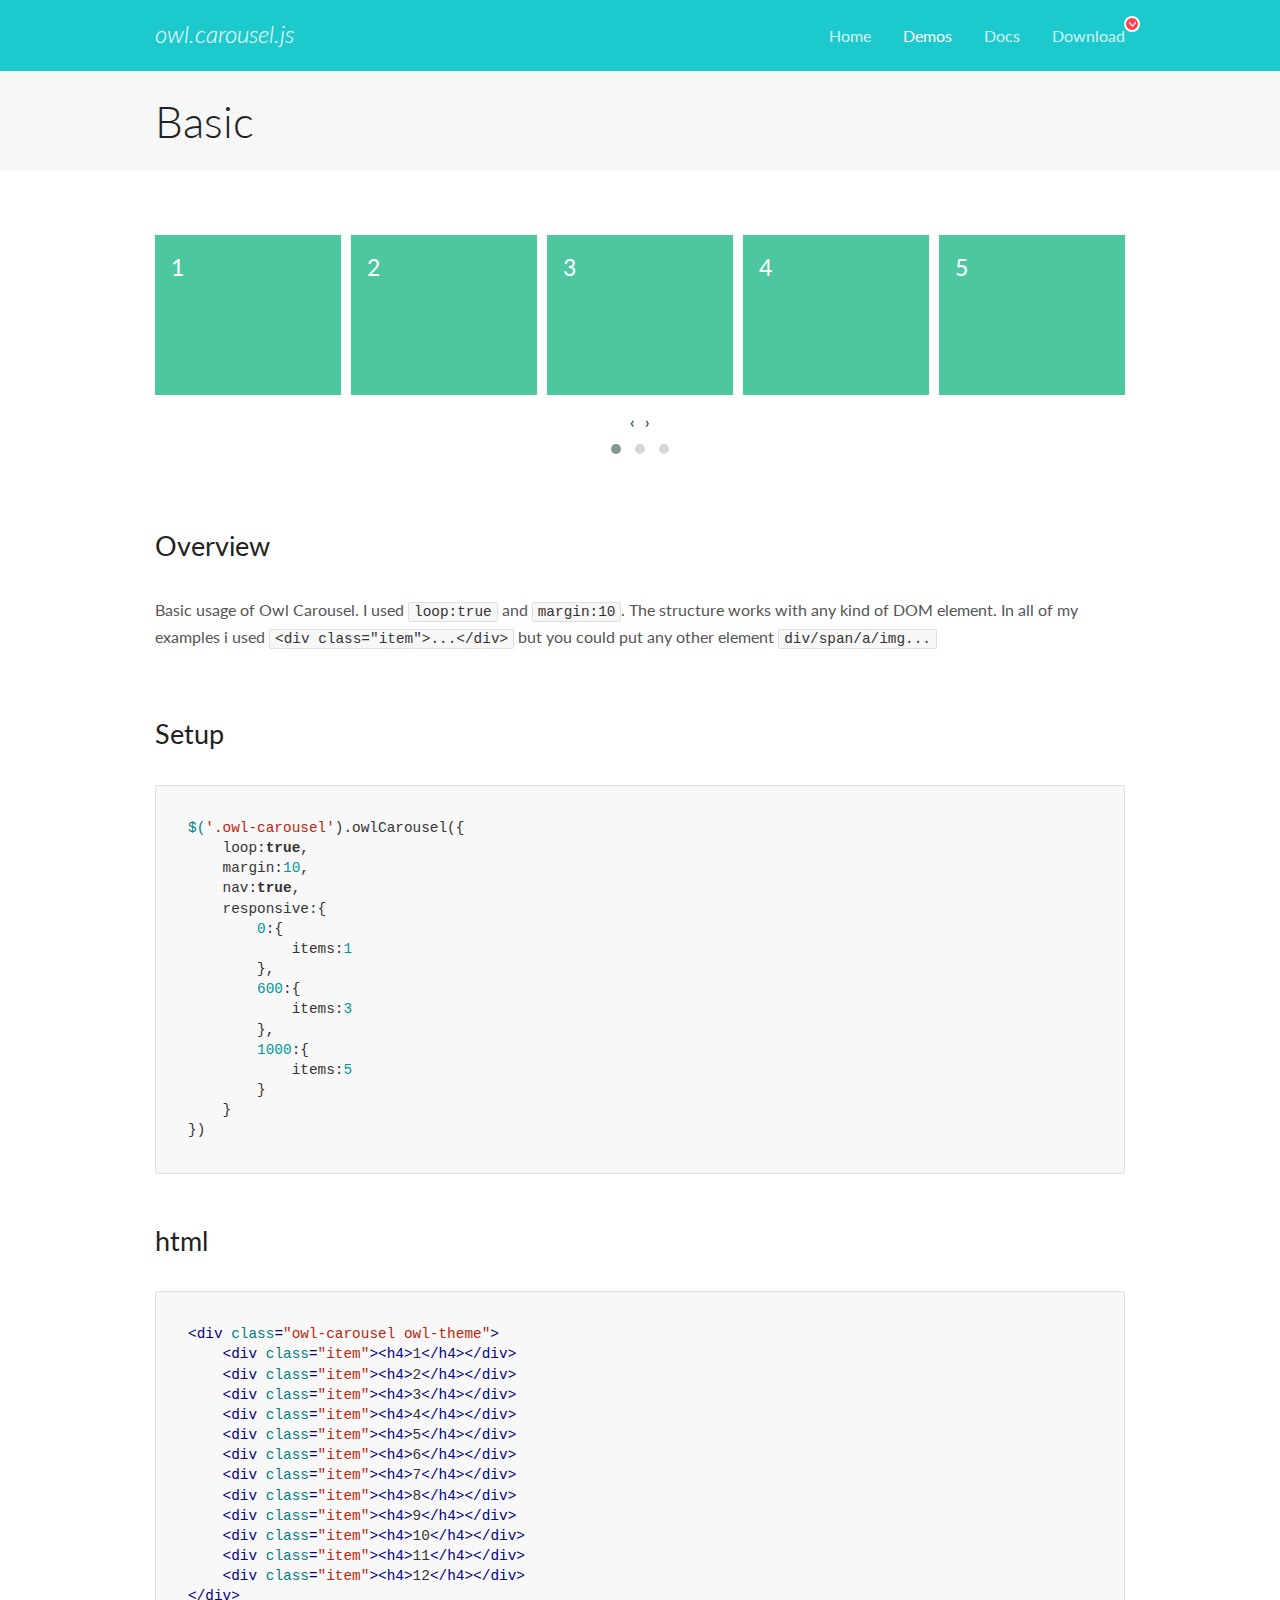
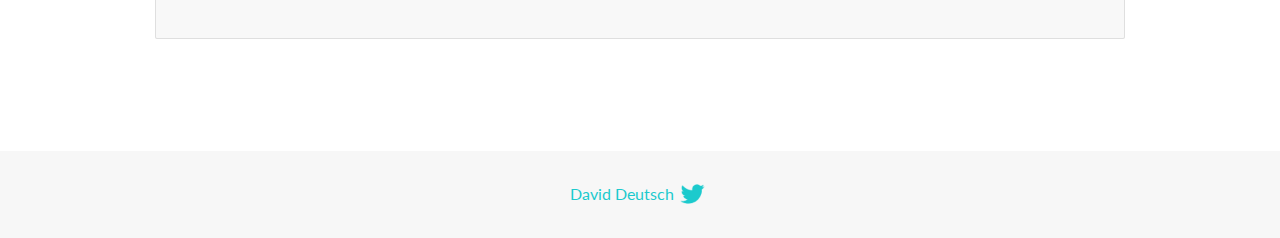
<file: component/owl/docs/demos/basic.html>
<!DOCTYPE html>
<html lang="en">
  <head>

    <!-- head -->
    <meta charset="utf-8">
    <meta name="msapplication-tap-highlight" content="no" />
    <meta name="viewport" content="width=device-width, initial-scale=1.0" />
    <meta name="description" content="Basic usage demo">
    <meta name="author" content="David Deutsch">
    <title>
      Basic Demo | Owl Carousel | 2.3.4
    </title>

    <!-- Stylesheets -->
    <link href='https://fonts.googleapis.com/css?family=Lato:300,400,700,400italic,300italic' rel='stylesheet' type='text/css'>
    <link rel="stylesheet" href="../assets/css/docs.theme.min.css">

    <!-- Owl Stylesheets -->
    <link rel="stylesheet" href="../assets/owlcarousel/assets/owl.carousel.min.css">
    <link rel="stylesheet" href="../assets/owlcarousel/assets/owl.theme.default.min.css">

    <!-- HTML5 shim and Respond.js IE8 support of HTML5 elements and media queries -->

    <!--[if lt IE 9]>
      <script src="https://oss.maxcdn.com/libs/html5shiv/3.7.0/html5shiv.js"></script>
      <script src="https://oss.maxcdn.com/libs/respond.js/1.3.0/respond.min.js"></script>
    <![endif]-->

    <!-- Favicons -->
    <link rel="apple-touch-icon-precomposed" sizes="144x144" href="../assets/ico/apple-touch-icon-144-precomposed.png">
    <link rel="shortcut icon" href="../assets/ico/favicon.png">
    <link rel="shortcut icon" href="favicon.ico">

    <!-- Yeah i know js should not be in header. Its required for demos.-->

    <!-- javascript -->
    <script src="../assets/vendors/jquery.min.js"></script>
    <script src="../assets/owlcarousel/owl.carousel.js"></script>
  </head>
  <body>

    <!-- header -->
    <header class="header">
      <div class="row">
        <div class="large-12 columns">
          <div class="brand left">
            <h3>
              <a href="/OwlCarousel2/">owl.carousel.js</a> 
            </h3>
          </div>
          <a id="toggle-nav" class="right">
            <span></span> <span></span> <span></span> 
          </a> 
          <div class="nav-bar">
            <ul class="clearfix">
              <li> <a href="/OwlCarousel2/index.html">Home</a>  </li>
              <li class="active">
                <a href="/OwlCarousel2/demos/demos.html">Demos</a> 
              </li>
              <li> <a href="/OwlCarousel2/docs/started-welcome.html">Docs</a>  </li>
              <li>
                <a href="https://github.com/OwlCarousel2/OwlCarousel2/archive/2.3.4.zip">Download</a> 
                <span class="download"></span> 
              </li>
            </ul>
          </div>
        </div>
      </div>
    </header>

    <!-- title -->
    <section class="title">
      <div class="row">
        <div class="large-12 columns">
          <h1>Basic</h1>
        </div>
      </div>
    </section>

    <!--  Demos -->
    <section id="demos">
      <div class="row">
        <div class="large-12 columns">
          <div class="owl-carousel owl-theme">
            <div class="item">
              <h4>1</h4>
            </div>
            <div class="item">
              <h4>2</h4>
            </div>
            <div class="item">
              <h4>3</h4>
            </div>
            <div class="item">
              <h4>4</h4>
            </div>
            <div class="item">
              <h4>5</h4>
            </div>
            <div class="item">
              <h4>6</h4>
            </div>
            <div class="item">
              <h4>7</h4>
            </div>
            <div class="item">
              <h4>8</h4>
            </div>
            <div class="item">
              <h4>9</h4>
            </div>
            <div class="item">
              <h4>10</h4>
            </div>
            <div class="item">
              <h4>11</h4>
            </div>
            <div class="item">
              <h4>12</h4>
            </div>
          </div>
          <h3 id="overview">Overview</h3>
          <p>Basic usage of Owl Carousel. I used <code>loop:true</code> and <code>margin:10</code>. The structure works with any kind of DOM element. In all of my examples i used <code>&lt;div class=&quot;item&quot;&gt;...&lt;/div&gt;</code> but you could
            put any other element <code>div/span/a/img...</code></p>
          <h3 id="setup">Setup</h3>
          <pre><code>$(&#39;.owl-carousel&#39;).owlCarousel({
    loop:true,
    margin:10,
    nav:true,
    responsive:{
        0:{
            items:1
        },
        600:{
            items:3
        },
        1000:{
            items:5
        }
    }
})</code></pre>
          <h3 id="html">html</h3>
          <pre><code>&lt;div class=&quot;owl-carousel owl-theme&quot;&gt;
    &lt;div class=&quot;item&quot;&gt;&lt;h4&gt;1&lt;/h4&gt;&lt;/div&gt;
    &lt;div class=&quot;item&quot;&gt;&lt;h4&gt;2&lt;/h4&gt;&lt;/div&gt;
    &lt;div class=&quot;item&quot;&gt;&lt;h4&gt;3&lt;/h4&gt;&lt;/div&gt;
    &lt;div class=&quot;item&quot;&gt;&lt;h4&gt;4&lt;/h4&gt;&lt;/div&gt;
    &lt;div class=&quot;item&quot;&gt;&lt;h4&gt;5&lt;/h4&gt;&lt;/div&gt;
    &lt;div class=&quot;item&quot;&gt;&lt;h4&gt;6&lt;/h4&gt;&lt;/div&gt;
    &lt;div class=&quot;item&quot;&gt;&lt;h4&gt;7&lt;/h4&gt;&lt;/div&gt;
    &lt;div class=&quot;item&quot;&gt;&lt;h4&gt;8&lt;/h4&gt;&lt;/div&gt;
    &lt;div class=&quot;item&quot;&gt;&lt;h4&gt;9&lt;/h4&gt;&lt;/div&gt;
    &lt;div class=&quot;item&quot;&gt;&lt;h4&gt;10&lt;/h4&gt;&lt;/div&gt;
    &lt;div class=&quot;item&quot;&gt;&lt;h4&gt;11&lt;/h4&gt;&lt;/div&gt;
    &lt;div class=&quot;item&quot;&gt;&lt;h4&gt;12&lt;/h4&gt;&lt;/div&gt;
&lt;/div&gt;</code></pre>
          <script>
            $(document).ready(function() {
              var owl = $('.owl-carousel');
              owl.owlCarousel({
                margin: 10,
                nav: true,
                loop: true,
                responsive: {
                  0: {
                    items: 1
                  },
                  600: {
                    items: 3
                  },
                  1000: {
                    items: 5
                  }
                }
              })
            })
          </script>
        </div>
      </div>
    </section>

    <!-- footer -->
    <footer class="footer">
      <div class="row">
        <div class="large-12 columns">
          <h5>
            <a href="/OwlCarousel2/docs/support-contact.html">David Deutsch</a> 
            <a id="custom-tweet-button" href="https://twitter.com/share?url=https://github.com/OwlCarousel2/OwlCarousel2&text=Owl Carousel - This is so awesome! " target="_blank"></a> 
          </h5>
        </div>
      </div>
    </footer>

    <!-- vendors -->
    <script src="../assets/vendors/highlight.js"></script>
    <script src="../assets/js/app.js"></script>
  </body>
</html>
</file>
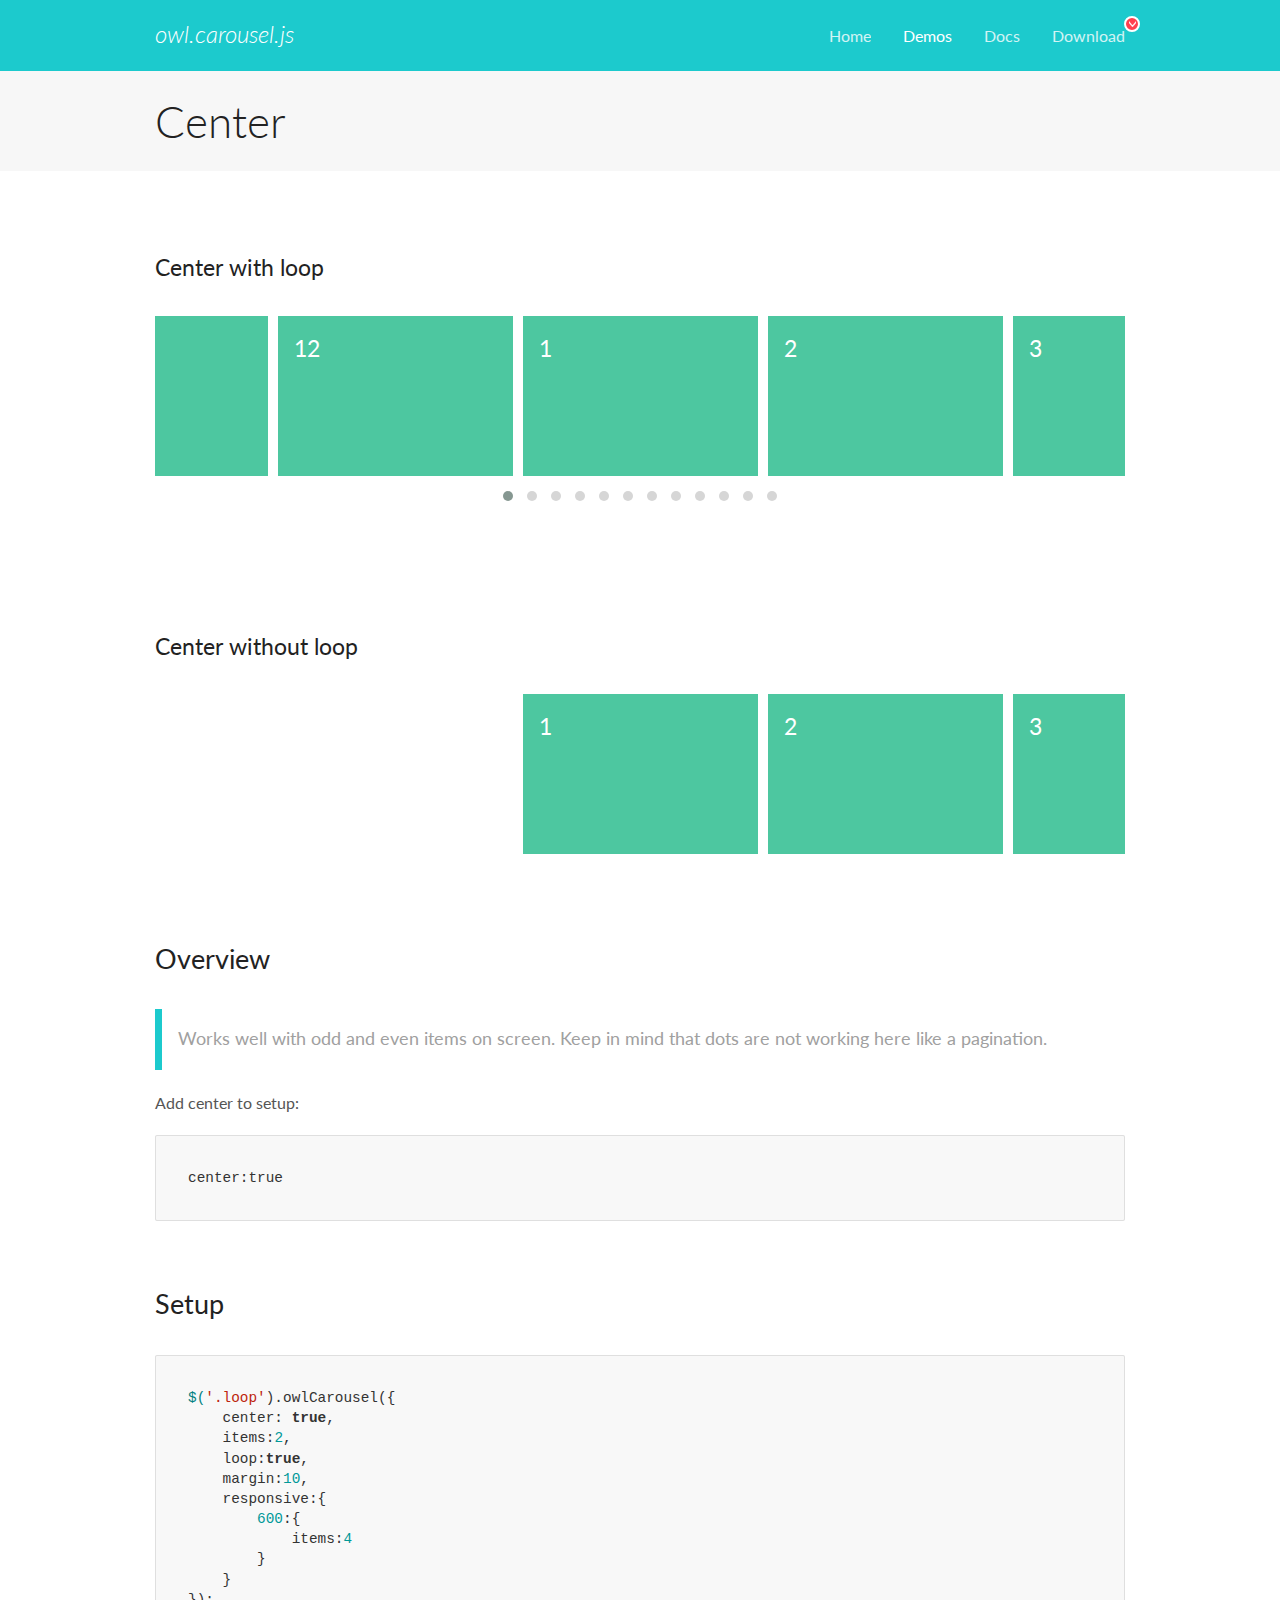
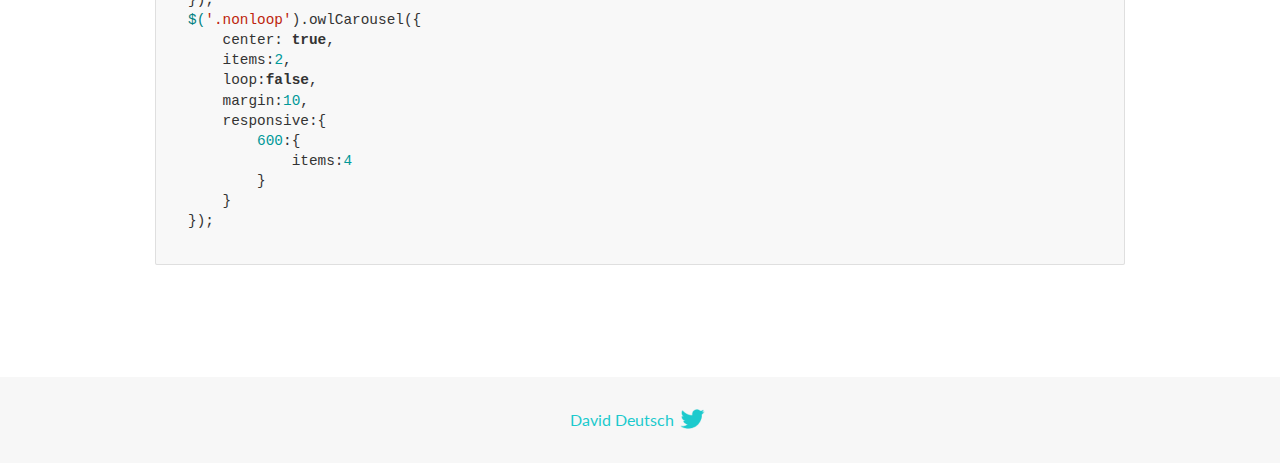
<file: component/owl/docs/demos/center.html>
<!DOCTYPE html>
<html lang="en">
  <head>

    <!-- head -->
    <meta charset="utf-8">
    <meta name="msapplication-tap-highlight" content="no" />
    <meta name="viewport" content="width=device-width, initial-scale=1.0" />
    <meta name="description" content="Center carousel">
    <meta name="author" content="David Deutsch">
    <title>
      Center Demo | Owl Carousel | 2.3.4
    </title>

    <!-- Stylesheets -->
    <link href='https://fonts.googleapis.com/css?family=Lato:300,400,700,400italic,300italic' rel='stylesheet' type='text/css'>
    <link rel="stylesheet" href="../assets/css/docs.theme.min.css">

    <!-- Owl Stylesheets -->
    <link rel="stylesheet" href="../assets/owlcarousel/assets/owl.carousel.min.css">
    <link rel="stylesheet" href="../assets/owlcarousel/assets/owl.theme.default.min.css">

    <!-- HTML5 shim and Respond.js IE8 support of HTML5 elements and media queries -->

    <!--[if lt IE 9]>
      <script src="https://oss.maxcdn.com/libs/html5shiv/3.7.0/html5shiv.js"></script>
      <script src="https://oss.maxcdn.com/libs/respond.js/1.3.0/respond.min.js"></script>
    <![endif]-->

    <!-- Favicons -->
    <link rel="apple-touch-icon-precomposed" sizes="144x144" href="../assets/ico/apple-touch-icon-144-precomposed.png">
    <link rel="shortcut icon" href="../assets/ico/favicon.png">
    <link rel="shortcut icon" href="favicon.ico">

    <!-- Yeah i know js should not be in header. Its required for demos.-->

    <!-- javascript -->
    <script src="../assets/vendors/jquery.min.js"></script>
    <script src="../assets/owlcarousel/owl.carousel.js"></script>
  </head>
  <body>

    <!-- header -->
    <header class="header">
      <div class="row">
        <div class="large-12 columns">
          <div class="brand left">
            <h3>
              <a href="/OwlCarousel2/">owl.carousel.js</a> 
            </h3>
          </div>
          <a id="toggle-nav" class="right">
            <span></span> <span></span> <span></span> 
          </a> 
          <div class="nav-bar">
            <ul class="clearfix">
              <li> <a href="/OwlCarousel2/index.html">Home</a>  </li>
              <li class="active">
                <a href="/OwlCarousel2/demos/demos.html">Demos</a> 
              </li>
              <li> <a href="/OwlCarousel2/docs/started-welcome.html">Docs</a>  </li>
              <li>
                <a href="https://github.com/OwlCarousel2/OwlCarousel2/archive/2.3.4.zip">Download</a> 
                <span class="download"></span> 
              </li>
            </ul>
          </div>
        </div>
      </div>
    </header>

    <!-- title -->
    <section class="title">
      <div class="row">
        <div class="large-12 columns">
          <h1>Center</h1>
        </div>
      </div>
    </section>

    <!--  Demos -->
    <section id="demos">
      <div class="row">
        <div class="large-12 columns">
          <h4 id="center-with-loop">Center with loop</h4>
          <div class="loop owl-carousel owl-theme">
            <div class="item">
              <h4>1</h4>
            </div>
            <div class="item">
              <h4>2</h4>
            </div>
            <div class="item">
              <h4>3</h4>
            </div>
            <div class="item">
              <h4>4</h4>
            </div>
            <div class="item">
              <h4>5</h4>
            </div>
            <div class="item">
              <h4>6</h4>
            </div>
            <div class="item">
              <h4>7</h4>
            </div>
            <div class="item">
              <h4>8</h4>
            </div>
            <div class="item">
              <h4>9</h4>
            </div>
            <div class="item">
              <h4>10</h4>
            </div>
            <div class="item">
              <h4>11</h4>
            </div>
            <div class="item">
              <h4>12</h4>
            </div>
          </div>
          <br>
          <h4 id="center-without-loop">Center without loop</h4>
          <div class="nonloop owl-carousel">
            <div class="item">
              <h4>1</h4>
            </div>
            <div class="item">
              <h4>2</h4>
            </div>
            <div class="item">
              <h4>3</h4>
            </div>
            <div class="item">
              <h4>4</h4>
            </div>
            <div class="item">
              <h4>5</h4>
            </div>
            <div class="item">
              <h4>6</h4>
            </div>
            <div class="item">
              <h4>7</h4>
            </div>
            <div class="item">
              <h4>8</h4>
            </div>
            <div class="item">
              <h4>9</h4>
            </div>
            <div class="item">
              <h4>10</h4>
            </div>
            <div class="item">
              <h4>11</h4>
            </div>
            <div class="item">
              <h4>12</h4>
            </div>
          </div>
          <h3 id="overview">Overview</h3>
          <blockquote>
            <p>Works well with odd and even items on screen. Keep in mind that dots are not working here like a pagination.</p>
          </blockquote>
          <p>Add center to setup:</p>
          <pre><code>center:true</code></pre>
          <h3 id="setup">Setup</h3>
          <pre><code>$(&#39;.loop&#39;).owlCarousel({
    center: true,
    items:2,
    loop:true,
    margin:10,
    responsive:{
        600:{
            items:4
        }
    }
});
$(&#39;.nonloop&#39;).owlCarousel({
    center: true,
    items:2,
    loop:false,
    margin:10,
    responsive:{
        600:{
            items:4
        }
    }
});</code></pre>
          <script>
            jQuery(document).ready(function($) {
              $('.loop').owlCarousel({
                center: true,
                items: 2,
                loop: true,
                margin: 10,
                responsive: {
                  600: {
                    items: 4
                  }
                }
              });
              $('.nonloop').owlCarousel({
                center: true,
                items: 2,
                loop: false,
                margin: 10,
                responsive: {
                  600: {
                    items: 4
                  }
                }
              });
            });
          </script>
        </div>
      </div>
    </section>

    <!-- footer -->
    <footer class="footer">
      <div class="row">
        <div class="large-12 columns">
          <h5>
            <a href="/OwlCarousel2/docs/support-contact.html">David Deutsch</a> 
            <a id="custom-tweet-button" href="https://twitter.com/share?url=https://github.com/OwlCarousel2/OwlCarousel2&text=Owl Carousel - This is so awesome! " target="_blank"></a> 
          </h5>
        </div>
      </div>
    </footer>

    <!-- vendors -->
    <script src="../assets/vendors/highlight.js"></script>
    <script src="../assets/js/app.js"></script>
  </body>
</html>
</file>
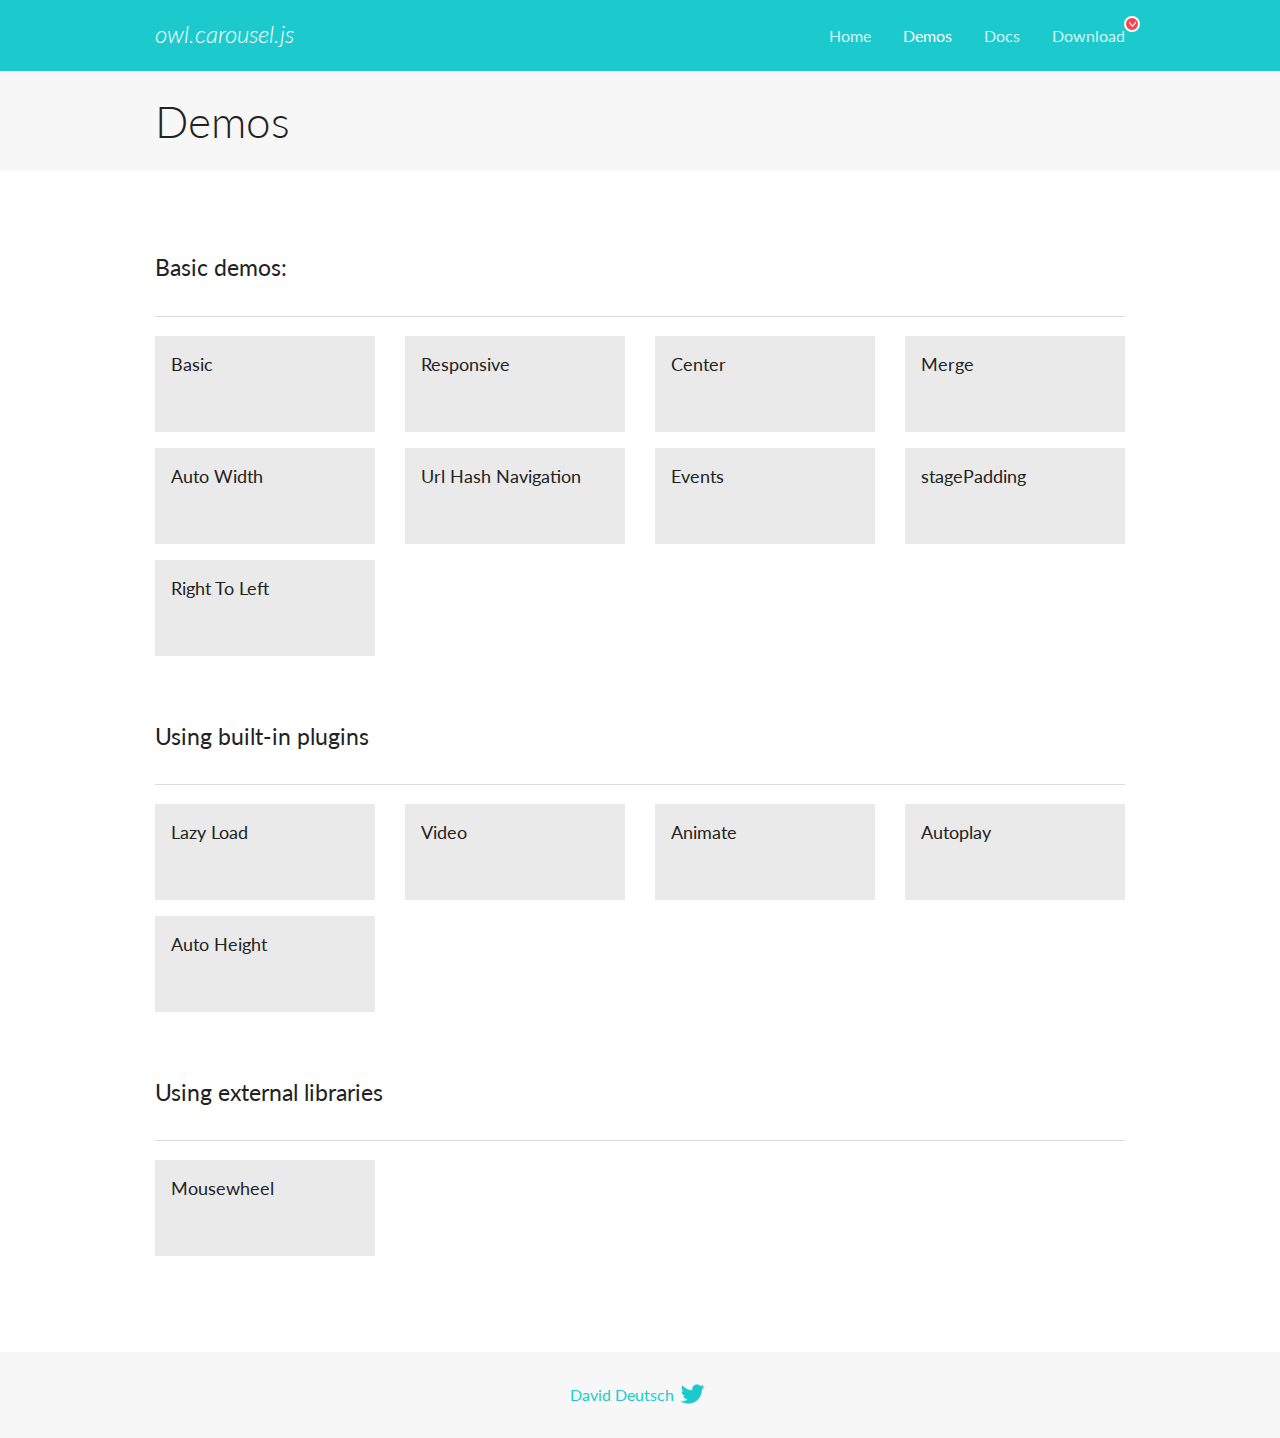
<file: component/owl/docs/demos/demos.html>
<!DOCTYPE html>
<html lang="en">
  <head>

    <!-- head -->
    <meta charset="utf-8">
    <meta name="msapplication-tap-highlight" content="no" />
    <meta name="viewport" content="width=device-width, initial-scale=1.0" />
    <meta name="description" content="A list of Owl Carousel examples.">
    <meta name="author" content="David Deutsch">
    <title>
      Demos | Owl Carousel | 2.3.4
    </title>

    <!-- Stylesheets -->
    <link href='https://fonts.googleapis.com/css?family=Lato:300,400,700,400italic,300italic' rel='stylesheet' type='text/css'>
    <link rel="stylesheet" href="../assets/css/docs.theme.min.css">

    <!-- Owl Stylesheets -->
    <link rel="stylesheet" href="../assets/owlcarousel/assets/owl.carousel.min.css">
    <link rel="stylesheet" href="../assets/owlcarousel/assets/owl.theme.default.min.css">

    <!-- HTML5 shim and Respond.js IE8 support of HTML5 elements and media queries -->

    <!--[if lt IE 9]>
      <script src="https://oss.maxcdn.com/libs/html5shiv/3.7.0/html5shiv.js"></script>
      <script src="https://oss.maxcdn.com/libs/respond.js/1.3.0/respond.min.js"></script>
    <![endif]-->

    <!-- Favicons -->
    <link rel="apple-touch-icon-precomposed" sizes="144x144" href="../assets/ico/apple-touch-icon-144-precomposed.png">
    <link rel="shortcut icon" href="../assets/ico/favicon.png">
    <link rel="shortcut icon" href="favicon.ico">

    <!-- Yeah i know js should not be in header. Its required for demos.-->

    <!-- javascript -->
    <script src="../assets/vendors/jquery.min.js"></script>
    <script src="../assets/owlcarousel/owl.carousel.js"></script>
  </head>
  <body>

    <!-- header -->
    <header class="header">
      <div class="row">
        <div class="large-12 columns">
          <div class="brand left">
            <h3>
              <a href="/OwlCarousel2/">owl.carousel.js</a> 
            </h3>
          </div>
          <a id="toggle-nav" class="right">
            <span></span> <span></span> <span></span> 
          </a> 
          <div class="nav-bar">
            <ul class="clearfix">
              <li> <a href="/OwlCarousel2/index.html">Home</a>  </li>
              <li class="active">
                <a href="/OwlCarousel2/demos/demos.html">Demos</a> 
              </li>
              <li> <a href="/OwlCarousel2/docs/started-welcome.html">Docs</a>  </li>
              <li>
                <a href="https://github.com/OwlCarousel2/OwlCarousel2/archive/2.3.4.zip">Download</a> 
                <span class="download"></span> 
              </li>
            </ul>
          </div>
        </div>
      </div>
    </header>

    <!-- title -->
    <section class="title">
      <div class="row">
        <div class="large-12 columns">
          <h1>Demos</h1>
        </div>
      </div>
    </section>

    <!--  Demos -->
    <section id="demos">
      <div class="row">
        <div class="large-12 columns">
          <h4 id="basic-demos-">Basic demos:</h4>
          <hr>
          <div class="demo-list">
            <div class="row">
              <div class="small-6 medium-4 large-3 columns">
                <a href="basic.html" class="demo-block">
                  <h5>Basic </h5>
                </a> 
              </div>
              <div class="small-6 medium-4 large-3 columns">
                <a href="responsive.html" class="demo-block">
                  <h5>Responsive </h5>
                </a> 
              </div>
              <div class="small-6 medium-4 large-3 columns">
                <a href="center.html" class="demo-block">
                  <h5>Center </h5>
                </a> 
              </div>
              <div class="small-6 medium-4 large-3 columns">
                <a href="merge.html" class="demo-block">
                  <h5>Merge </h5>
                </a> 
              </div>
              <div class="small-6 medium-4 large-3 columns">
                <a href="autowidth.html" class="demo-block">
                  <h5>Auto Width </h5>
                </a> 
              </div>
              <div class="small-6 medium-4 large-3 columns">
                <a href="urlhashnav.html" class="demo-block">
                  <h5>Url Hash Navigation </h5>
                </a> 
              </div>
              <div class="small-6 medium-4 large-3 columns">
                <a href="events.html" class="demo-block">
                  <h5>Events </h5>
                </a> 
              </div>
              <div class="small-6 medium-4 large-3 columns">
                <a href="stagepadding.html" class="demo-block">
                  <h5>stagePadding </h5>
                </a> 
              </div>
              <div class="small-6 medium-4 large-3 columns">
                <a href="rtl.html" class="demo-block">
                  <h5>Right To Left </h5>
                </a> 
              </div>
            </div>
          </div>
          <h4 id="using-built-in-plugins">Using built-in plugins</h4>
          <hr>
          <div class="demo-list">
            <div class="row">
              <div class="small-6 medium-4 large-3 columns">
                <a href="lazyLoad.html" class="demo-block">
                  <h5>Lazy Load </h5>
                </a> 
              </div>
              <div class="small-6 medium-4 large-3 columns">
                <a href="video.html" class="demo-block">
                  <h5>Video </h5>
                </a> 
              </div>
              <div class="small-6 medium-4 large-3 columns">
                <a href="animate.html" class="demo-block">
                  <h5>Animate </h5>
                </a> 
              </div>
              <div class="small-6 medium-4 large-3 columns">
                <a href="autoplay.html" class="demo-block">
                  <h5>Autoplay </h5>
                </a> 
              </div>
              <div class="small-6 medium-4 large-3 columns">
                <a href="autoheight.html" class="demo-block">
                  <h5>Auto Height </h5>
                </a> 
              </div>
            </div>
          </div>
          <h4 id="using-external-libraries">Using external libraries</h4>
          <hr>
          <div class="demo-list">
            <div class="row">
              <div class="small-6 medium-4 large-3 columns">
                <a href="mousewheel.html" class="demo-block">
                  <h5>Mousewheel </h5>
                </a> 
              </div>
            </div>
          </div>
        </div>
      </div>
    </section>

    <!-- footer -->
    <footer class="footer">
      <div class="row">
        <div class="large-12 columns">
          <h5>
            <a href="/OwlCarousel2/docs/support-contact.html">David Deutsch</a> 
            <a id="custom-tweet-button" href="https://twitter.com/share?url=https://github.com/OwlCarousel2/OwlCarousel2&text=Owl Carousel - This is so awesome! " target="_blank"></a> 
          </h5>
        </div>
      </div>
    </footer>

    <!-- vendors -->
    <script src="../assets/vendors/highlight.js"></script>
    <script src="../assets/js/app.js"></script>
  </body>
</html>
</file>
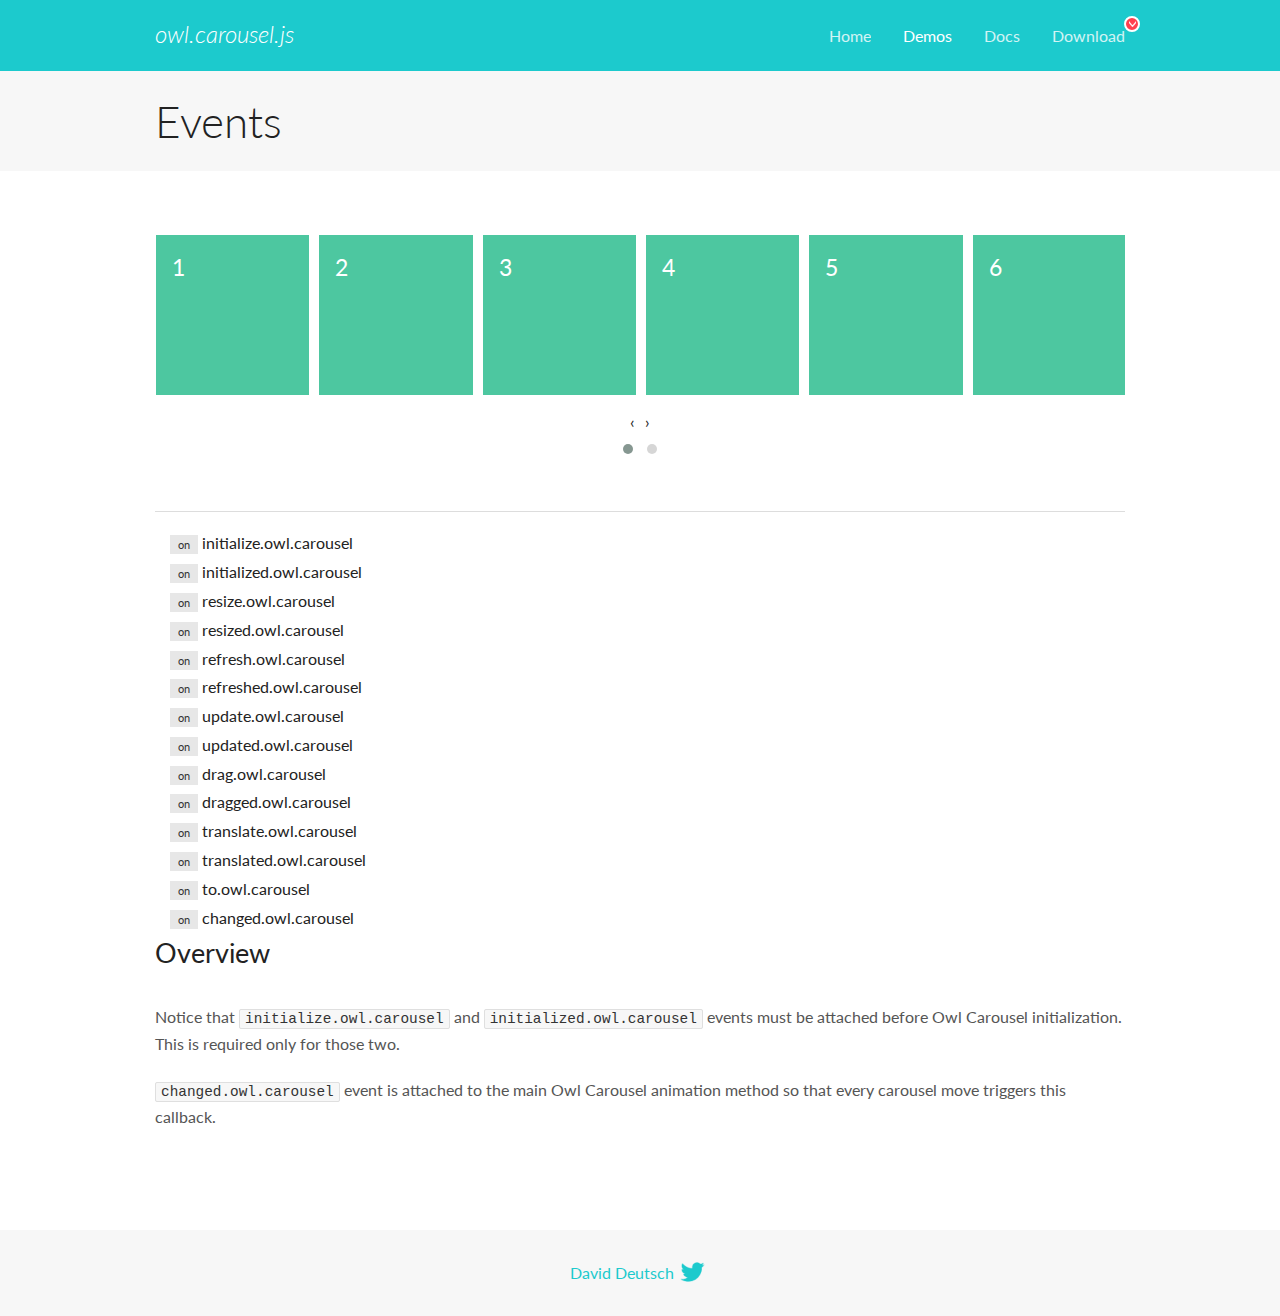
<file: component/owl/docs/demos/events.html>
<!DOCTYPE html>
<html lang="en">
  <head>

    <!-- head -->
    <meta charset="utf-8">
    <meta name="msapplication-tap-highlight" content="no" />
    <meta name="viewport" content="width=device-width, initial-scale=1.0" />
    <meta name="description" content="Events usage demo">
    <meta name="author" content="David Deutsch">
    <title>
      Events Demo | Owl Carousel | 2.3.4
    </title>

    <!-- Stylesheets -->
    <link href='https://fonts.googleapis.com/css?family=Lato:300,400,700,400italic,300italic' rel='stylesheet' type='text/css'>
    <link rel="stylesheet" href="../assets/css/docs.theme.min.css">

    <!-- Owl Stylesheets -->
    <link rel="stylesheet" href="../assets/owlcarousel/assets/owl.carousel.min.css">
    <link rel="stylesheet" href="../assets/owlcarousel/assets/owl.theme.default.min.css">

    <!-- HTML5 shim and Respond.js IE8 support of HTML5 elements and media queries -->

    <!--[if lt IE 9]>
      <script src="https://oss.maxcdn.com/libs/html5shiv/3.7.0/html5shiv.js"></script>
      <script src="https://oss.maxcdn.com/libs/respond.js/1.3.0/respond.min.js"></script>
    <![endif]-->

    <!-- Favicons -->
    <link rel="apple-touch-icon-precomposed" sizes="144x144" href="../assets/ico/apple-touch-icon-144-precomposed.png">
    <link rel="shortcut icon" href="../assets/ico/favicon.png">
    <link rel="shortcut icon" href="favicon.ico">

    <!-- Yeah i know js should not be in header. Its required for demos.-->

    <!-- javascript -->
    <script src="../assets/vendors/jquery.min.js"></script>
    <script src="../assets/owlcarousel/owl.carousel.js"></script>
  </head>
  <body>

    <!-- header -->
    <header class="header">
      <div class="row">
        <div class="large-12 columns">
          <div class="brand left">
            <h3>
              <a href="/OwlCarousel2/">owl.carousel.js</a> 
            </h3>
          </div>
          <a id="toggle-nav" class="right">
            <span></span> <span></span> <span></span> 
          </a> 
          <div class="nav-bar">
            <ul class="clearfix">
              <li> <a href="/OwlCarousel2/index.html">Home</a>  </li>
              <li class="active">
                <a href="/OwlCarousel2/demos/demos.html">Demos</a> 
              </li>
              <li> <a href="/OwlCarousel2/docs/started-welcome.html">Docs</a>  </li>
              <li>
                <a href="https://github.com/OwlCarousel2/OwlCarousel2/archive/2.3.4.zip">Download</a> 
                <span class="download"></span> 
              </li>
            </ul>
          </div>
        </div>
      </div>
    </header>

    <!-- title -->
    <section class="title">
      <div class="row">
        <div class="large-12 columns">
          <h1>Events</h1>
        </div>
      </div>
    </section>

    <!--  Demos -->
    <section id="demos">
      <div class="row">
        <div class="large-12 columns">
          <div class="owl-carousel owl-theme">
            <div class="item">
              <h4>1</h4>
            </div>
            <div class="item">
              <h4>2</h4>
            </div>
            <div class="item">
              <h4>3</h4>
            </div>
            <div class="item">
              <h4>4</h4>
            </div>
            <div class="item">
              <h4>5</h4>
            </div>
            <div class="item">
              <h4>6</h4>
            </div>
            <div class="item">
              <h4>7</h4>
            </div>
            <div class="item">
              <h4>8</h4>
            </div>
            <div class="item">
              <h4>9</h4>
            </div>
            <div class="item">
              <h4>10</h4>
            </div>
            <div class="item">
              <h4>11</h4>
            </div>
            <div class="item">
              <h4>12</h4>
            </div>
          </div>
          <hr>
          <div class="large-12 columns callbacks">
            <div><span class="label secondary initialize">on</span>  initialize.owl.carousel </div>
            <div><span class="label secondary initialized">on</span>  initialized.owl.carousel </div>
            <div><span class="label secondary resize">on</span>  resize.owl.carousel </div>
            <div><span class="label secondary resized">on</span>  resized.owl.carousel </div>
            <div><span class="label secondary refresh">on</span>  refresh.owl.carousel </div>
            <div><span class="label secondary refreshed">on</span>  refreshed.owl.carousel </div>
            <div><span class="label secondary update">on</span>  update.owl.carousel </div>
            <div><span class="label secondary updated">on</span>  updated.owl.carousel </div>
            <div><span class="label secondary drag">on</span>  drag.owl.carousel </div>
            <div><span class="label secondary dragged">on</span>  dragged.owl.carousel </div>
            <div><span class="label secondary translate">on</span>  translate.owl.carousel </div>
            <div><span class="label secondary translated">on</span>  translated.owl.carousel </div>
            <div><span class="label secondary to">on</span>  to.owl.carousel </div>
            <div><span class="label secondary changed">on</span>  changed.owl.carousel </div>
          </div>
          <h3 id="overview">Overview</h3>
          <p>Notice that <code>initialize.owl.carousel</code> and <code>initialized.owl.carousel</code> events must be attached before Owl Carousel initialization. This is required only for those two.</p>
          <p><code>changed.owl.carousel</code> event is attached to the main Owl Carousel animation method so that every carousel move triggers this callback.</p>
          <script>
            jQuery(document).ready(function($) {
              var owl = $('.owl-carousel');
              owl.on('initialize.owl.carousel initialized.owl.carousel ' +
                'initialize.owl.carousel initialize.owl.carousel ' +
                'resize.owl.carousel resized.owl.carousel ' +
                'refresh.owl.carousel refreshed.owl.carousel ' +
                'update.owl.carousel updated.owl.carousel ' +
                'drag.owl.carousel dragged.owl.carousel ' +
                'translate.owl.carousel translated.owl.carousel ' +
                'to.owl.carousel changed.owl.carousel',
                function(e) {
                  $('.' + e.type)
                    .removeClass('secondary')
                    .addClass('success');
                  window.setTimeout(function() {
                    $('.' + e.type)
                      .removeClass('success')
                      .addClass('secondary');
                  }, 500);
                });
              owl.owlCarousel({
                loop: true,
                nav: true,
                lazyLoad: true,
                margin: 10,
                video: true,
                responsive: {
                  0: {
                    items: 1
                  },
                  600: {
                    items: 3
                  },
                  960: {
                    items: 5,
                  },
                  1200: {
                    items: 6
                  }
                }
              });
            });
          </script>
        </div>
      </div>
    </section>

    <!-- footer -->
    <footer class="footer">
      <div class="row">
        <div class="large-12 columns">
          <h5>
            <a href="/OwlCarousel2/docs/support-contact.html">David Deutsch</a> 
            <a id="custom-tweet-button" href="https://twitter.com/share?url=https://github.com/OwlCarousel2/OwlCarousel2&text=Owl Carousel - This is so awesome! " target="_blank"></a> 
          </h5>
        </div>
      </div>
    </footer>

    <!-- vendors -->
    <script src="../assets/vendors/highlight.js"></script>
    <script src="../assets/js/app.js"></script>
  </body>
</html>
</file>
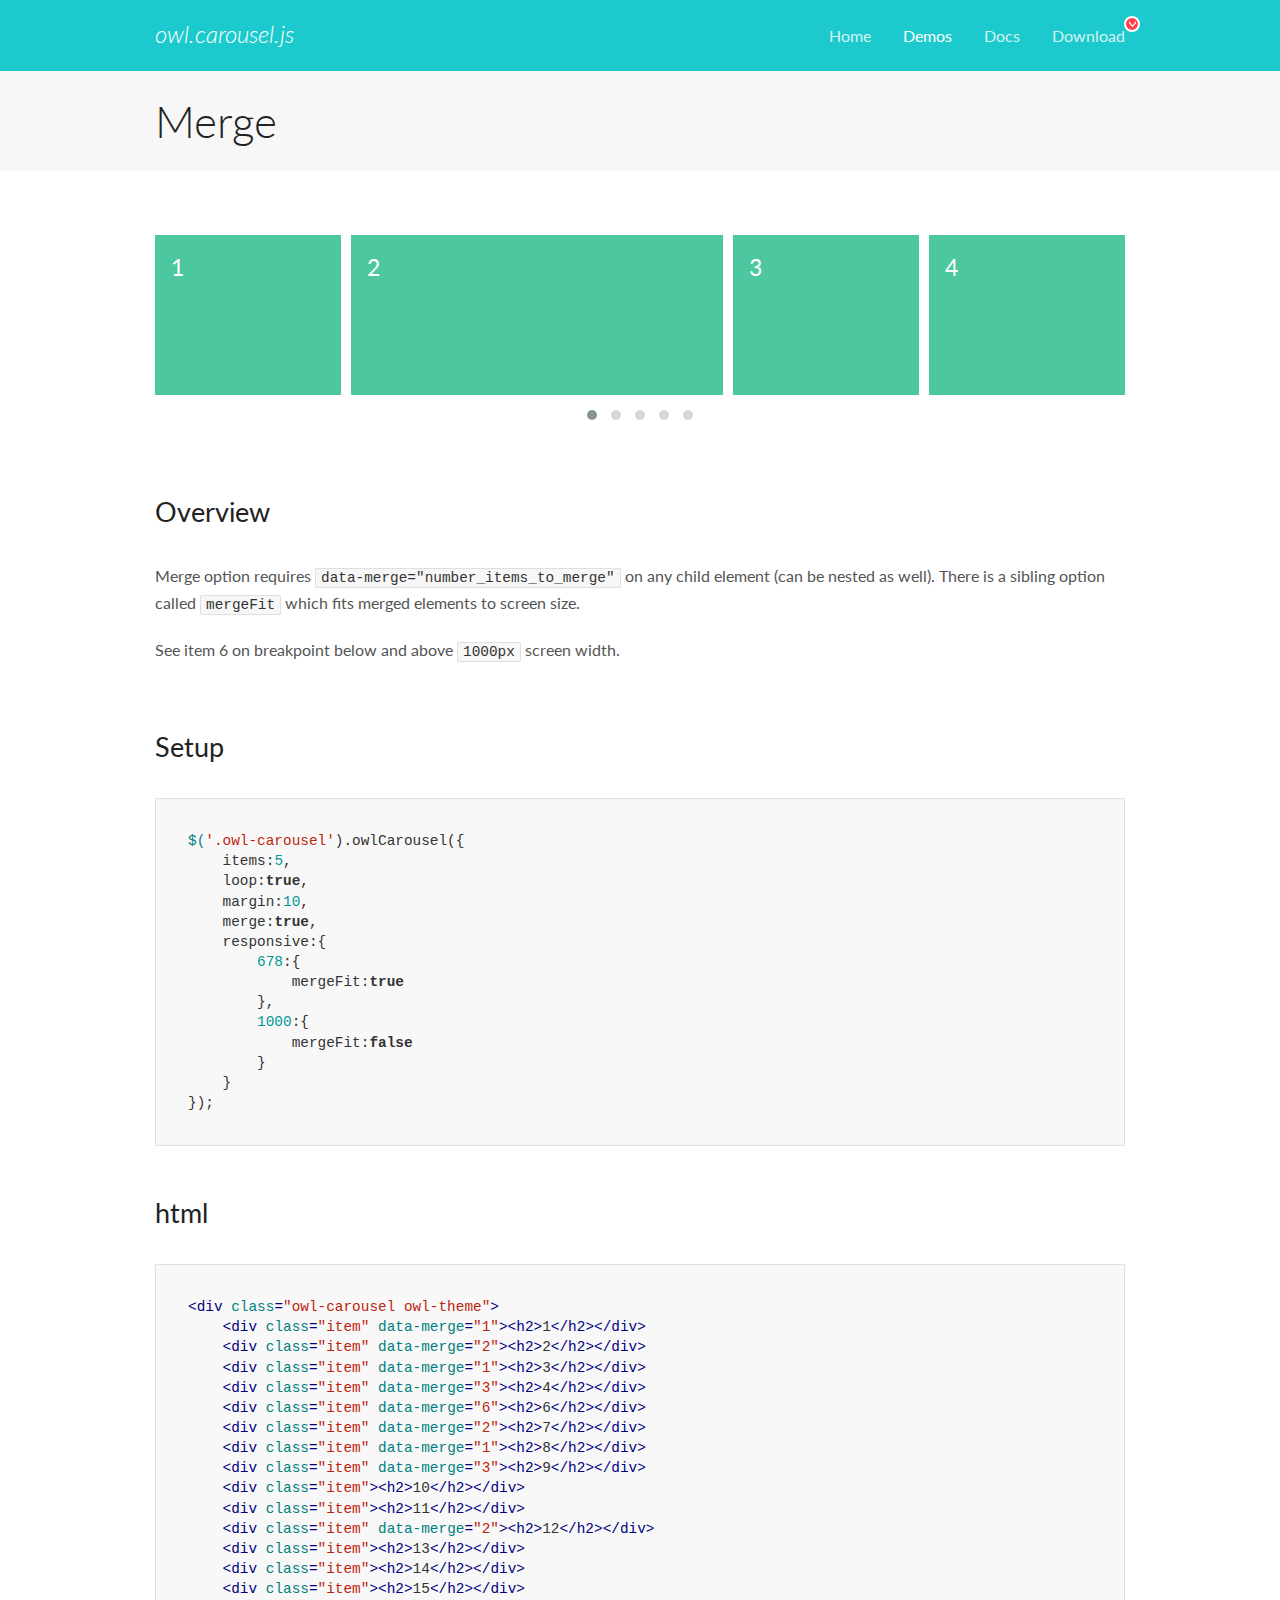
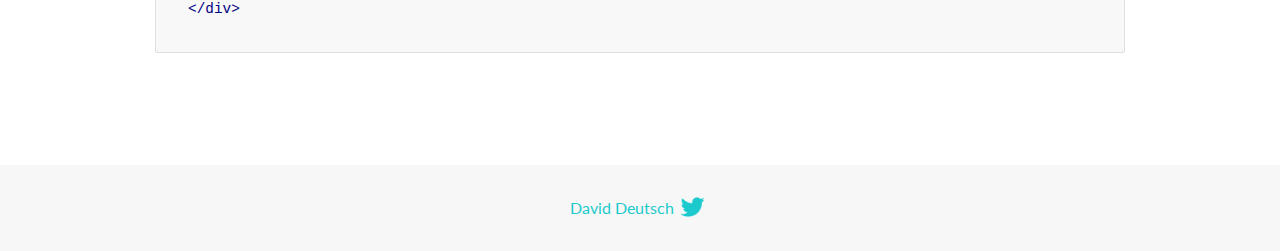
<file: component/owl/docs/demos/merge.html>
<!DOCTYPE html>
<html lang="en">
  <head>

    <!-- head -->
    <meta charset="utf-8">
    <meta name="msapplication-tap-highlight" content="no" />
    <meta name="viewport" content="width=device-width, initial-scale=1.0" />
    <meta name="description" content="Merge Items">
    <meta name="author" content="David Deutsch">
    <title>
      Merge Demo | Owl Carousel | 2.3.4
    </title>

    <!-- Stylesheets -->
    <link href='https://fonts.googleapis.com/css?family=Lato:300,400,700,400italic,300italic' rel='stylesheet' type='text/css'>
    <link rel="stylesheet" href="../assets/css/docs.theme.min.css">

    <!-- Owl Stylesheets -->
    <link rel="stylesheet" href="../assets/owlcarousel/assets/owl.carousel.min.css">
    <link rel="stylesheet" href="../assets/owlcarousel/assets/owl.theme.default.min.css">

    <!-- HTML5 shim and Respond.js IE8 support of HTML5 elements and media queries -->

    <!--[if lt IE 9]>
      <script src="https://oss.maxcdn.com/libs/html5shiv/3.7.0/html5shiv.js"></script>
      <script src="https://oss.maxcdn.com/libs/respond.js/1.3.0/respond.min.js"></script>
    <![endif]-->

    <!-- Favicons -->
    <link rel="apple-touch-icon-precomposed" sizes="144x144" href="../assets/ico/apple-touch-icon-144-precomposed.png">
    <link rel="shortcut icon" href="../assets/ico/favicon.png">
    <link rel="shortcut icon" href="favicon.ico">

    <!-- Yeah i know js should not be in header. Its required for demos.-->

    <!-- javascript -->
    <script src="../assets/vendors/jquery.min.js"></script>
    <script src="../assets/owlcarousel/owl.carousel.js"></script>
  </head>
  <body>

    <!-- header -->
    <header class="header">
      <div class="row">
        <div class="large-12 columns">
          <div class="brand left">
            <h3>
              <a href="/OwlCarousel2/">owl.carousel.js</a> 
            </h3>
          </div>
          <a id="toggle-nav" class="right">
            <span></span> <span></span> <span></span> 
          </a> 
          <div class="nav-bar">
            <ul class="clearfix">
              <li> <a href="/OwlCarousel2/index.html">Home</a>  </li>
              <li class="active">
                <a href="/OwlCarousel2/demos/demos.html">Demos</a> 
              </li>
              <li> <a href="/OwlCarousel2/docs/started-welcome.html">Docs</a>  </li>
              <li>
                <a href="https://github.com/OwlCarousel2/OwlCarousel2/archive/2.3.4.zip">Download</a> 
                <span class="download"></span> 
              </li>
            </ul>
          </div>
        </div>
      </div>
    </header>

    <!-- title -->
    <section class="title">
      <div class="row">
        <div class="large-12 columns">
          <h1>Merge</h1>
        </div>
      </div>
    </section>

    <!--  Demos -->
    <section id="demos">
      <div class="row">
        <div class="large-12 columns">
          <div class="owl-carousel owl-theme">
            <div class="item" data-merge="1">
              <h4>1</h4>
            </div>
            <div class="item" data-merge="2">
              <h4>2</h4>
            </div>
            <div class="item" data-merge="1">
              <h4>3</h4>
            </div>
            <div class="item" data-merge="3">
              <h4>4</h4>
            </div>
            <div class="item" data-merge="6">
              <h4>6</h4>
            </div>
            <div class="item" data-merge="2">
              <h4>7</h4>
            </div>
            <div class="item" data-merge="1">
              <h4>8</h4>
            </div>
            <div class="item" data-merge="3">
              <h4>9</h4>
            </div>
            <div class="item">
              <h4>10</h4>
            </div>
            <div class="item">
              <h4>11</h4>
            </div>
            <div class="item" data-merge="2">
              <h4>12</h4>
            </div>
            <div class="item">
              <h4>13</h4>
            </div>
            <div class="item">
              <h4>14</h4>
            </div>
            <div class="item">
              <h4>15</h4>
            </div>
          </div>
          <h3 id="overview">Overview</h3>
          <p>Merge option requires <code>data-merge=&quot;number_items_to_merge&quot;</code> on any child element (can be nested as well). There is a sibling option called <code>mergeFit</code> which fits merged elements to screen size. </p>
          <p>See item 6 on breakpoint below and above <code>1000px</code> screen width.</p>
          <h3 id="setup">Setup</h3>
          <pre><code>$(&#39;.owl-carousel&#39;).owlCarousel({
    items:5,
    loop:true,
    margin:10,
    merge:true,
    responsive:{
        678:{
            mergeFit:true
        },
        1000:{
            mergeFit:false
        }
    }
});</code></pre>
          <h3 id="html">html</h3>
          <pre><code>&lt;div class=&quot;owl-carousel owl-theme&quot;&gt;
    &lt;div class=&quot;item&quot; data-merge=&quot;1&quot;&gt;&lt;h2&gt;1&lt;/h2&gt;&lt;/div&gt;
    &lt;div class=&quot;item&quot; data-merge=&quot;2&quot;&gt;&lt;h2&gt;2&lt;/h2&gt;&lt;/div&gt;
    &lt;div class=&quot;item&quot; data-merge=&quot;1&quot;&gt;&lt;h2&gt;3&lt;/h2&gt;&lt;/div&gt;
    &lt;div class=&quot;item&quot; data-merge=&quot;3&quot;&gt;&lt;h2&gt;4&lt;/h2&gt;&lt;/div&gt;
    &lt;div class=&quot;item&quot; data-merge=&quot;6&quot;&gt;&lt;h2&gt;6&lt;/h2&gt;&lt;/div&gt;
    &lt;div class=&quot;item&quot; data-merge=&quot;2&quot;&gt;&lt;h2&gt;7&lt;/h2&gt;&lt;/div&gt;
    &lt;div class=&quot;item&quot; data-merge=&quot;1&quot;&gt;&lt;h2&gt;8&lt;/h2&gt;&lt;/div&gt;
    &lt;div class=&quot;item&quot; data-merge=&quot;3&quot;&gt;&lt;h2&gt;9&lt;/h2&gt;&lt;/div&gt;
    &lt;div class=&quot;item&quot;&gt;&lt;h2&gt;10&lt;/h2&gt;&lt;/div&gt;
    &lt;div class=&quot;item&quot;&gt;&lt;h2&gt;11&lt;/h2&gt;&lt;/div&gt;
    &lt;div class=&quot;item&quot; data-merge=&quot;2&quot;&gt;&lt;h2&gt;12&lt;/h2&gt;&lt;/div&gt;
    &lt;div class=&quot;item&quot;&gt;&lt;h2&gt;13&lt;/h2&gt;&lt;/div&gt;
    &lt;div class=&quot;item&quot;&gt;&lt;h2&gt;14&lt;/h2&gt;&lt;/div&gt;
    &lt;div class=&quot;item&quot;&gt;&lt;h2&gt;15&lt;/h2&gt;&lt;/div&gt;
&lt;/div&gt;</code></pre>
          <script>
            $(document).ready(function() {
              $('.owl-carousel').owlCarousel({
                items: 5,
                loop: true,
                margin: 10,
                merge: true,
                responsive: {
                  678: {
                    mergeFit: true
                  },
                  1000: {
                    mergeFit: false
                  }
                }
              });
            })
          </script>
        </div>
      </div>
    </section>

    <!-- footer -->
    <footer class="footer">
      <div class="row">
        <div class="large-12 columns">
          <h5>
            <a href="/OwlCarousel2/docs/support-contact.html">David Deutsch</a> 
            <a id="custom-tweet-button" href="https://twitter.com/share?url=https://github.com/OwlCarousel2/OwlCarousel2&text=Owl Carousel - This is so awesome! " target="_blank"></a> 
          </h5>
        </div>
      </div>
    </footer>

    <!-- vendors -->
    <script src="../assets/vendors/highlight.js"></script>
    <script src="../assets/js/app.js"></script>
  </body>
</html>
</file>
<file: css/carousel.rtl.css>
/* GLOBAL STYLES
-------------------------------------------------- */
/* Padding below the footer and lighter body text */


/* CUSTOMIZE THE CAROUSEL
-------------------------------------------------- */

/* Carousel base class */
.carousel {
}
/* Since positioning the image, we need to help out the caption */
.carousel-caption {
  bottom: 3rem;
  z-index: 10;
}

/* Declare heights because of positioning of img element */
.carousel-item {
  height: 330px;
}
.carousel-item > img {
  position: absolute;
  top: 0;
  right: 0;
  min-width: 100%;
  height: 330px;
}


/* MARKETING CONTENT
-------------------------------------------------- */

/* Center align the text within the three columns below the carousel */
.marketing .col-lg-4 {
  margin-bottom: 1.5rem;
  text-align: center;
}
.marketing h2 {
  font-weight: 400;
}
.marketing .col-lg-4 p {
  margin-right: .75rem;
  margin-left: .75rem;
}


/* Featurettes
------------------------- */

.featurette-divider {
  margin: 5rem 0; /* Space out the Bootstrap <hr> more */
}

/* Thin out the marketing headings */
.featurette-heading {
  font-weight: 300;
  line-height: 1;
}


/* RESPONSIVE CSS
-------------------------------------------------- */

@media (min-width: 40em) {
  /* Bump up size of carousel content */
  .carousel-caption p {
    margin-bottom: 1.25rem;
    font-size: 1.25rem;
    line-height: 1.4;
  }

  .featurette-heading {
    font-size: 50px;
  }
}

@media (min-width: 62em) {
  .featurette-heading {
    margin-top: 7rem;
  }
}
</file>
<file: css/theme.rtl.css>
html body{
	background:#FFF;
	width:100%;
	height:100%;
	overflow-x:hidden;
	line-height: 150%;
	font-size: 13px;
}
html body a{
	text-decoration: none;
}
html body a:hover{
	text-decoration: none;
}
body img{
	max-width:100%;
	height:auto;
}
.bg-blue{
	background-color:#003669!important;
}
.bg-blue-light{
	background-color:#5892CB!important;
}
div.boxed{
	max-width:1200px;
	width:100%;
	position: relative;
	margin:auto;
}
.rounded-1{
	border-radius:5px!important;
}
.rounded-2{
	border-radius:7px!important;
}
.rounded-3{
	border-radius:10px!important;
}
.rounded-4{
	border-radius:15px!important;
}
.rounded-5{
	border-radius:20px!important;
}
.rounded-100{
	border-radius:100px!important;
}
.shadow{
	box-shadow: 0px 0px 20px -15px #000!important;
}
.shadow-right{
	box-shadow: 5px 5px 15px -15px #000!important;
}
.shadow-left{
	box-shadow: 5px -5px 15px -10px #000!important;
}
.blue.dark{
	background: #003565;
}
.blue.light{
	background: #5892CB;
}
.green.dark{
	background:#019AA0;
}
.green.light{
	background:rgba(1,154,60,0.3);
}
.white.light{
	background: rgba(255,255,255,0.5);
}
.dark.light{
	background: rgba(0,0,0,0.05);
}
.boxed .header{
	
}
.fsize-10{	
	font-size:10px!important;
}
.fsize-11{	
	font-size:11px!important;
}
.fsize-12{	
	font-size:12px!important;
}
.fsize-13{	
	font-size:13px!important;
}
.fsize-14{	
	font-size:14px!important;
}
.fsize-15{	
	font-size:15px!important;
}
.fsize-16{	
	font-size:16px!important;
}
.fsize-17{	
	font-size:17px!important;
}
.fsize-18{	
	font-size:18px!important;
}
.fsize-19{	
	font-size:19px!important;
}
.fsize-20{	
	font-size:20px!important;
}
.header.blue.light{
	top:-25px!important;
}
.radius-left-bottom-none{
	border-bottom-left-radius: 0!important;
}
.radius-right-bottom-none{
	border-bottom-right-radius: 0!important;
}
.text-justify{
	text-align:justify;
}
.list-style-none{
	list-style: none!important;
}
.footer a{
	color:#FFF;
}
 /* The side navigation menu */
.sidenav {
  height: 100%; /* 100% Full-height */
  width: 0; /* 0 width - change this with JavaScript */
  position: fixed; /* Stay in place */
  z-index: 1000; /* Stay on top */
  top: 0%; /* Stay at the top */
  left: 0;
  background-color: #111; /* Black*/
  overflow-x: hidden; /* Disable horizontal scroll */
  transition: 0.5s; /* 0.5 second transition effect to slide in the sidenav */
}

/* The navigation menu links */
.sidenav a {
}

/* When you mouse over the navigation links, change their color */
.sidenav a:hover {
  color: #f1f1f1;
}

/* Position and style the close button (top right corner) */
.sidenav .closebtn {
  position: absolute;
  top: 0;
  right: 25px;
  font-size: 36px;
  margin-left: 50px;
}

/* Style page content - use this if you want to push the page content to the right when you open the side navigation */
#main {
  transition: margin-left .5s;
  padding: 20px;
}

/* On smaller screens, where height is less than 450px, change the style of the sidenav (less padding and a smaller font size) */
@media screen and (max-height: 450px) {
  .sidenav {padding-top: 15px;}
  .sidenav a {font-size: 18px;}
} 
.dropdown-toggle i{
	width:40px;
	height:40px;
	line-height: 40px;
	display:block;
	border-radius: 30px;
	background:rgba(0,0,0,0.08);
	text-align: center;
	font-size: 20px;
}
.user i{
	width:40px;
	height:40px;
	line-height: 40px;
	display:block;
	border-radius: 30px;
	background:rgba(0,0,0,0.08);
	text-align: center;
	font-size: 20px;
}
.berger i{
	width:100%;
	height:40px;
	line-height: 40px;
	display:block;
	border-radius: 30px;
	text-align: center;
	font-size: 30px;
	color:#999;
}
.close i{
	width:100%;
	display:block;
	text-align: center;
	font-size: 30px;
	color:#999;
}
.menu-item i{
	width:100%;
	display:block;
	text-align: center;
	font-size: 20px;
	color:#999;
}
.menu-item span{
	width:100%;
	display:block;
	font-size: 13px;
	color:#666!important;
}
.user i.bi-person{
	color:#068abb;
}
.dropdown-toggle i.bi-bell{
	color:#38adad;
}
body .dropdown-toggle::after{
	display: none;
}
.dropdown-item{
	font-size: 12px;
	
}
.bg-none{
	background:none!important;
}
.border-none{
	border:none!important;
}
.hero{
	position: absolute;
	right:-15px;
	top:-34px;
}
.bg-color-1{
	background: #FF7070;
}
.bg-color-2{
	background: #A28EED;
}
.bg-color-3{
	background: #4BC988;
}
.bg-color-4{
	background: #63CEFA;
}
.bg-color-5{
	background: #E22A44;
}
.bg-color-6{
	background: #1479FF;
}
.bg-color-7{
	background: #ECAC4A;
}
.bg-color-8{
	background: #019AA0;
}
.bg-color-9{
	background: #FF7070;
}
.bg-color-10{
	background: #FF7070;
}
.service{
	background:url('../images/service.png') no-repeat center center;
	background-size: cover;
}
.rounded-top-left-none{
	border-top-left-radius: 0!important;
}
.rounded-top-right-none{
	border-top-right-radius: 0!important;
}
.rounded-bottom-left-none{
	border-bottom-left-radius: 0!important;
}
.rounded-bottom-right-none{
	border-bottom-right-radius: 0!important;
}
#demos .owl-carousel {
 margin:2rem 0
}
#demos .owl-carousel .item {
 height:10rem;
 background:#4DC7A0;
 padding:1rem
}
#demos .owl-carousel .item h4 {
 color:#FFF;
 font-weight:400;
 margin-top:0rem
}
#demos .owl-carousel .item-video {
 height:300px
}
#demos #setup {
 margin-top:4rem
}
#demos .demo-list h5 {
 margin:0
}
@media only screen {
 .demo-list [class*="column"]+[class*="column"]:last-child {
  float:left
 }
}
.callbacks div {
 margin-bottom:0.3rem
}
.callbacks span.label {
 -webkit-transition:all 300ms ease-in-out;
 -moz-transition:all 300ms ease-in-out;
 -ms-transition:all 300ms ease-in-out;
 -o-transition:all 300ms ease-in-out;
 transition:all 300ms ease-in-out
}
.footer-sticky{
	position: fixed;
	bottom:15px;
	z-index: 1;
}
.footer-sticky .footer{
	background:#EFEFEF;
}
.footer a.active{
	position: relative;
	margin-top:-20px;
	margin-bottom:-20px;
	display: block;
}
.footer a.active img{
	box-shadow:0px 0px 20px -15px #000;
}
@media(max-width:400px){
	body .p-1{
		padding:2px!important;
	}
	body .p-2{
		padding:4px!important;
	}
	body .p-3{
		padding:6px!important;
	}
	body .p-4{
		padding:7px!important;
	}
	body .p-5{
		padding:10px!important;
	}
	.hero{
		max-width: 180px;
		top:-17px;
		right:0px;
	}
}
@media(max-width:330px){
	.col-7.p-4.text-white h6{
		font-size:12px;
	}
	.col-7.p-4.text-white h5{
		font-size:14px;
	}
	.col-7.p-4.text-white p{
		font-size:11px;
	}
	.hero{
		max-width: 160px;
		top:-17px;
		right:-5px;
	}
	.fsize-20{
		font-size:14px!important;
		margin-bottom:10px;
	}
}
</file>
<file: css/fontiran.css>
﻿/**
*
*	Name:			IRAN Sans-Serif Font
*	Version:		5.0
*	Author:			Moslem Ebrahimi (moslemebrahimi.com)
*	Created on:		Dec 25, 2012
*	Updated on:		Sep 01, 2017
*	Website:		             http://fontiran.com
*	Copyright:		Commercial/Proprietary Software
--------------------------------------------------------------------------------------
فونت های ایران سن سریف یک نرم افزار مالکیتی محسوب می شود. جهت آگاهی از قوانین استفاده از این فونت ها لطفا به وب سایت (فونت ایران دات کام) مراجعه نمایید
--------------------------------------------------------------------------------------
IRAN Sans-serif fonts are considered a proprietary software. To gain information about the laws regarding the use of these fonts, please visit www.fontiran.com 
--------------------------------------------------------------------------------------
This set of fonts are used in this project under the license: (.....)
--------------------------------------------------------------------------------------
*	
**/
@font-face {
	font-family: IRANSans;
	font-style: normal;
	font-weight: 900;
	src: url('../fonts/eot/IRANSansWeb_Black.eot');
	src: url('../fonts/eot/IRANSansWeb_Black.eot?#iefix') format('embedded-opentype'),  /* IE6-8 */
		 url('../fonts/woff2/IRANSansWeb_Black.woff2') format('woff2'),  /* FF39+,Chrome36+, Opera24+*/
		 url('../fonts/woff/IRANSansWeb_Black.woff') format('woff'),  /* FF3.6+, IE9, Chrome6+, Saf5.1+*/
		 url('../fonts/ttf/IRANSansWeb_Black.ttf') format('truetype');
}
@font-face {
	font-family: IRANSans;
	font-style: normal;
	font-weight: bold;
	src: url('../fonts/eot/IRANSansWeb_Bold.eot');
	src: url('../fonts/eot/IRANSansWeb_Bold.eot?#iefix') format('embedded-opentype'),  /* IE6-8 */
		 url('../fonts/woff2/IRANSansWeb_Bold.woff2') format('woff2'),  /* FF39+,Chrome36+, Opera24+*/
		 url('../fonts/woff/IRANSansWeb_Bold.woff') format('woff'),  /* FF3.6+, IE9, Chrome6+, Saf5.1+*/
		 url('../fonts/ttf/IRANSansWeb_Bold.ttf') format('truetype');
}
@font-face {
	font-family: IRANSans;
	font-style: normal;
	font-weight: 500;
	src: url('../fonts/eot/IRANSansWeb_Medium.eot');
	src: url('../fonts/eot/IRANSansWeb_Medium.eot?#iefix') format('embedded-opentype'),  /* IE6-8 */
		 url('../fonts/woff2/IRANSansWeb_Medium.woff2') format('woff2'),  /* FF39+,Chrome36+, Opera24+*/
		 url('../fonts/woff/IRANSansWeb_Medium.woff') format('woff'),  /* FF3.6+, IE9, Chrome6+, Saf5.1+*/
		 url('../fonts/ttf/IRANSansWeb_Medium.ttf') format('truetype');
}
@font-face {
	font-family: IRANSans;
	font-style: normal;
	font-weight: 300;
	src: url('../fonts/eot/IRANSansWeb_Light.eot');
	src: url('../fonts/eot/IRANSansWeb_Light.eot?#iefix') format('embedded-opentype'),  /* IE6-8 */
		 url('../fonts/woff2/IRANSansWeb_Light.woff2') format('woff2'),  /* FF39+,Chrome36+, Opera24+*/
		 url('../fonts/woff/IRANSansWeb_Light.woff') format('woff'),  /* FF3.6+, IE9, Chrome6+, Saf5.1+*/
		 url('../fonts/ttf/IRANSansWeb_Light.ttf') format('truetype');
}
@font-face {
	font-family: IRANSans;
	font-style: normal;
	font-weight: 200;
	src: url('../fonts/eot/IRANSansWeb_UltraLight.eot');
	src: url('../fonts/eot/IRANSansWeb_UltraLight.eot?#iefix') format('embedded-opentype'),  /* IE6-8 */
		 url('../fonts/woff2/IRANSansWeb_UltraLight.woff2') format('woff2'),  /* FF39+,Chrome36+, Opera24+*/
		 url('../fonts/woff/IRANSansWeb_UltraLight.woff') format('woff'),  /* FF3.6+, IE9, Chrome6+, Saf5.1+*/
		 url('../fonts/ttf/IRANSansWeb_UltraLight.ttf') format('truetype');
}
@font-face {
	font-family: IRANSans;
	font-style: normal;
	font-weight: normal;
	src: url('../fonts/eot/IRANSansWeb.eot');
	src: url('../fonts/eot/IRANSansWeb.eot?#iefix') format('embedded-opentype'),  /* IE6-8 */
		 url('../fonts/woff2/IRANSansWeb.woff2') format('woff2'),  /* FF39+,Chrome36+, Opera24+*/
		 url('../fonts/woff/IRANSansWeb.woff') format('woff'),  /* FF3.6+, IE9, Chrome6+, Saf5.1+*/
		 url('../fonts/ttf/IRANSansWeb.ttf') format('truetype');
}
html,body,div,section,header,footer,h1,h2,h3,h4,h5,p,span{
	font-family: IRANSans!important;
}
</file>
